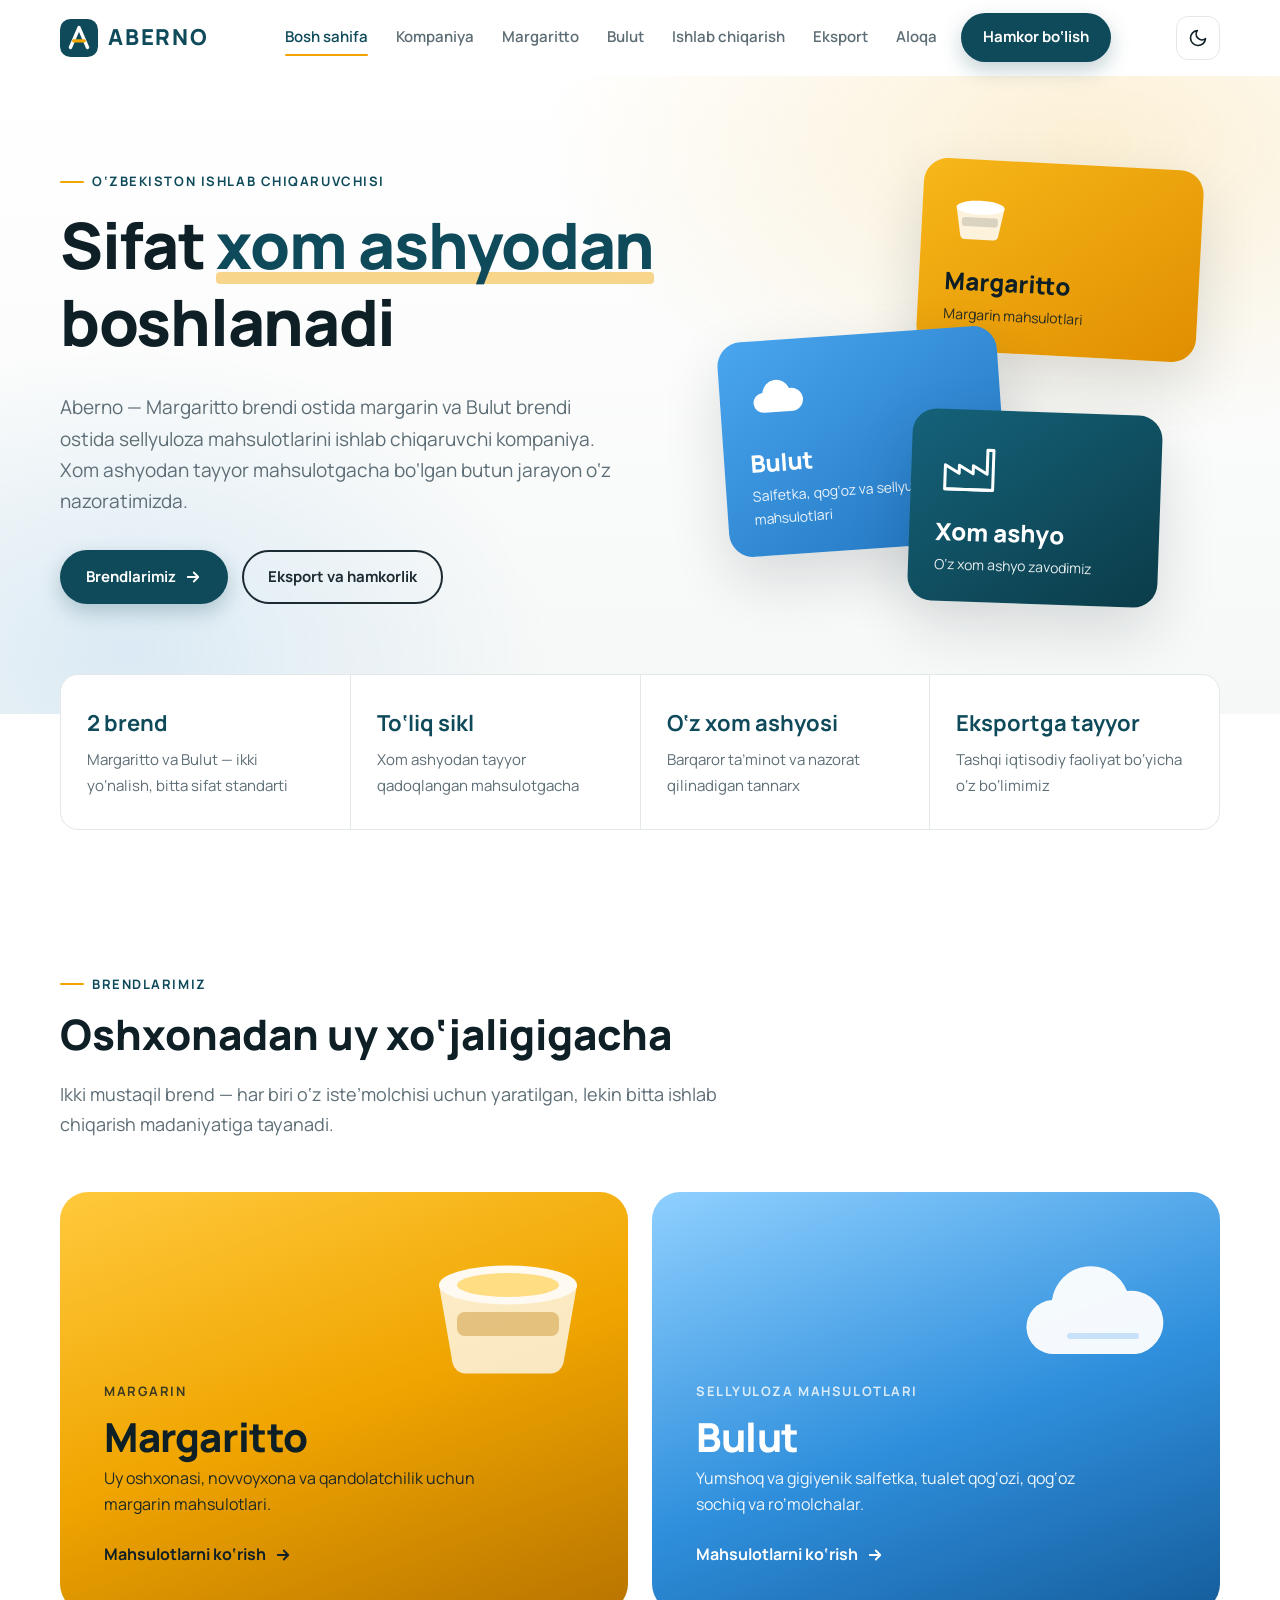
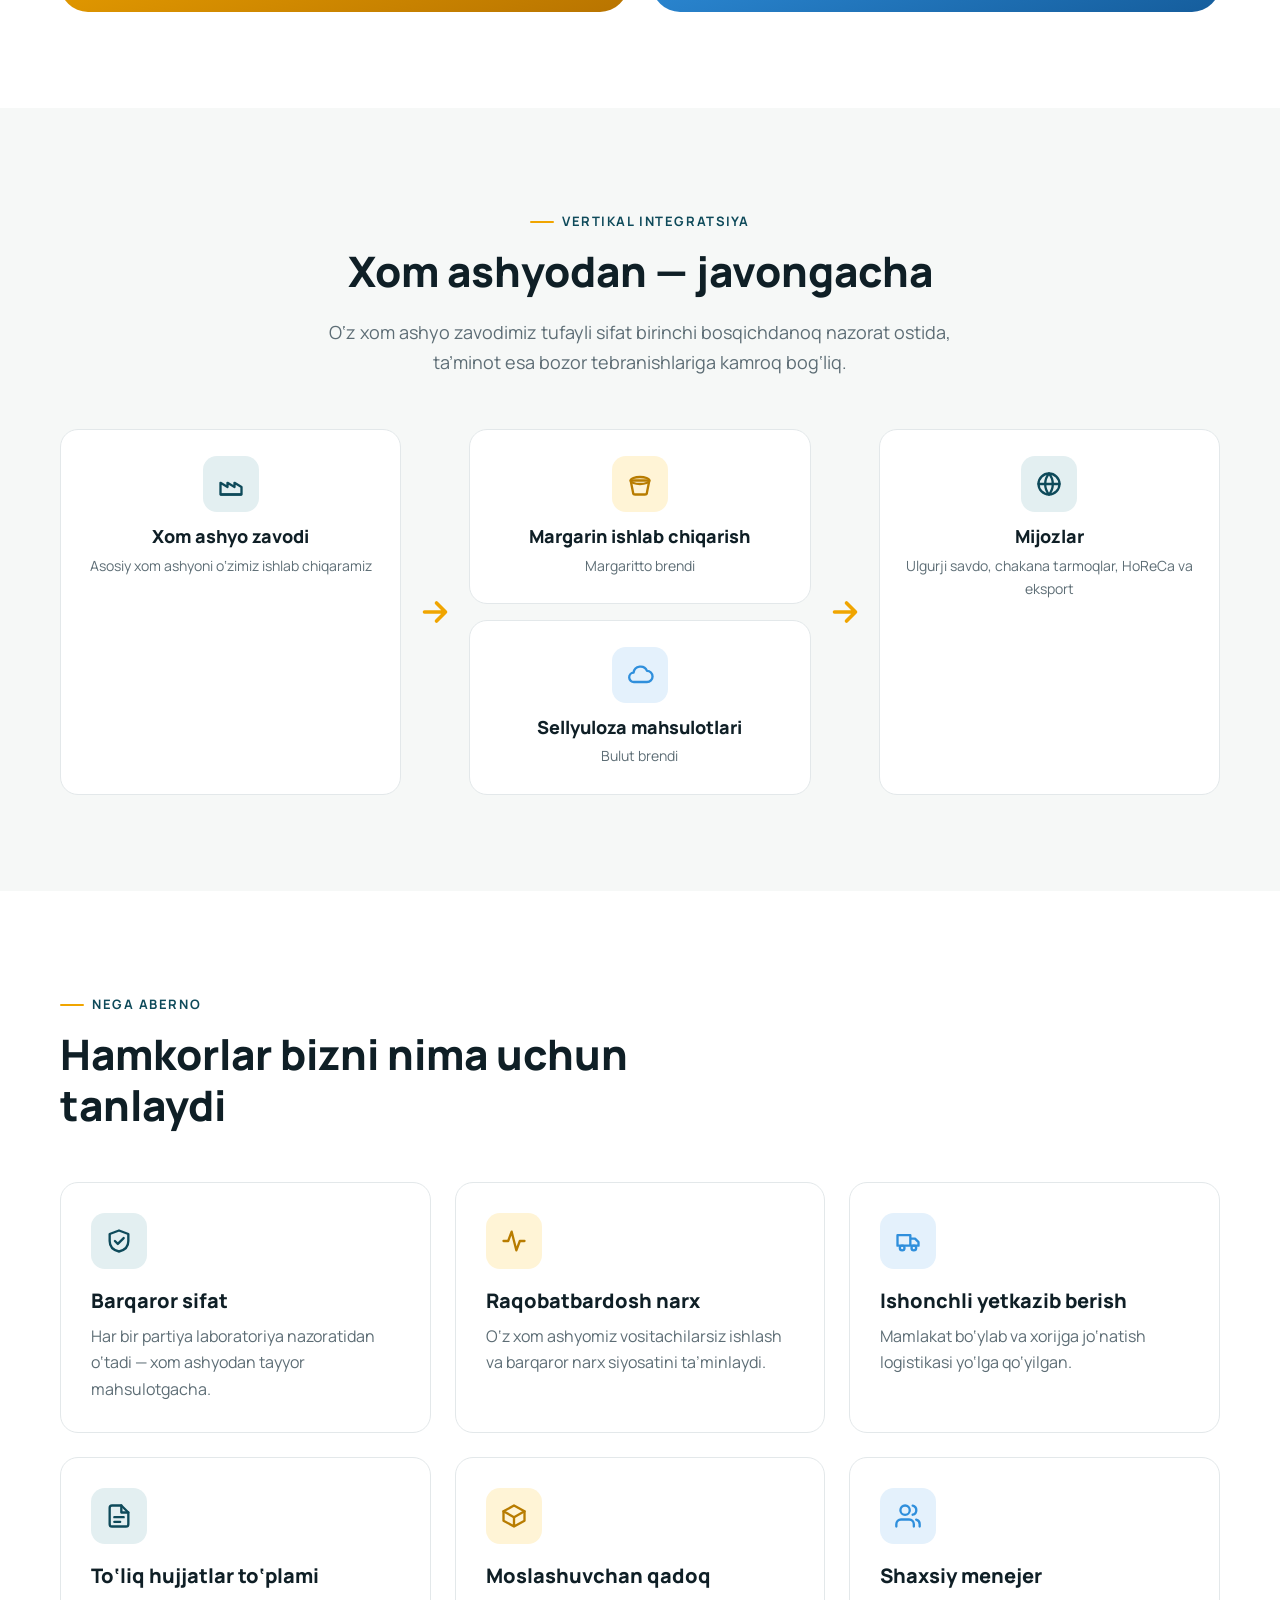
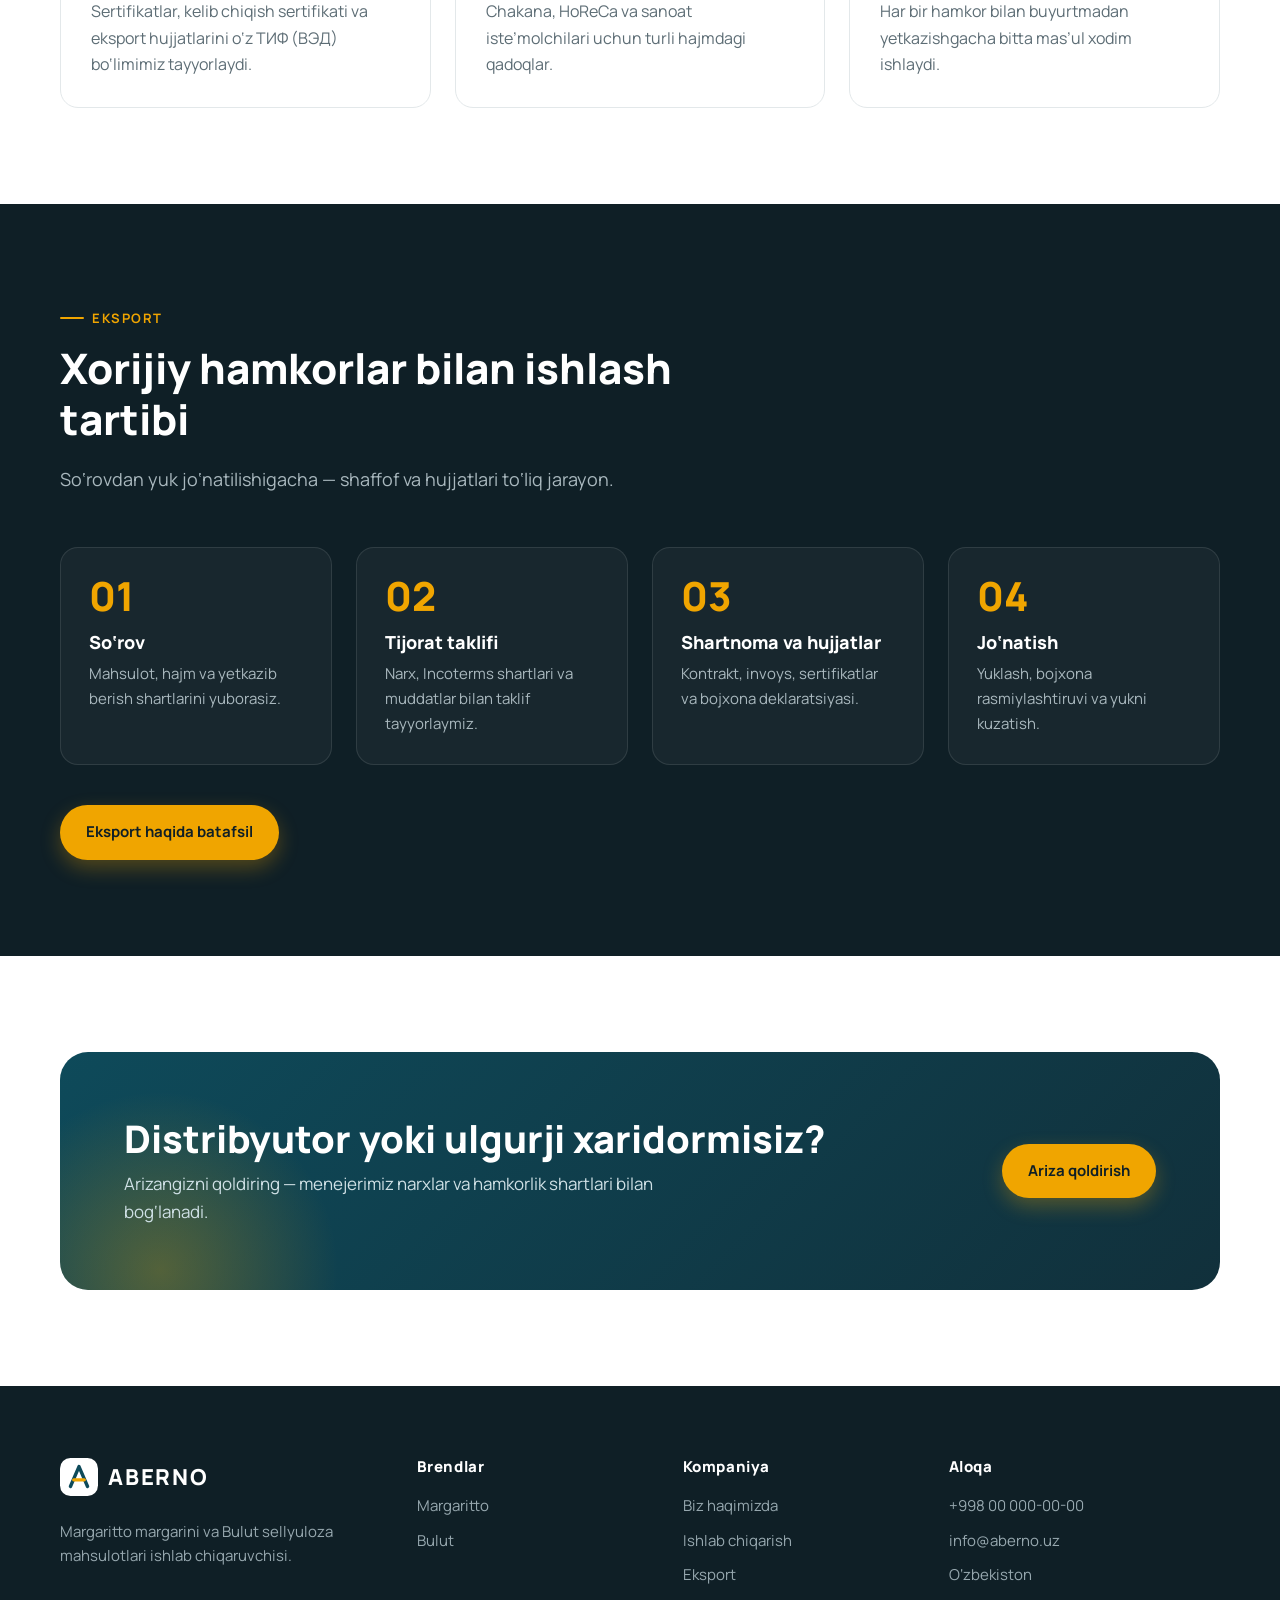
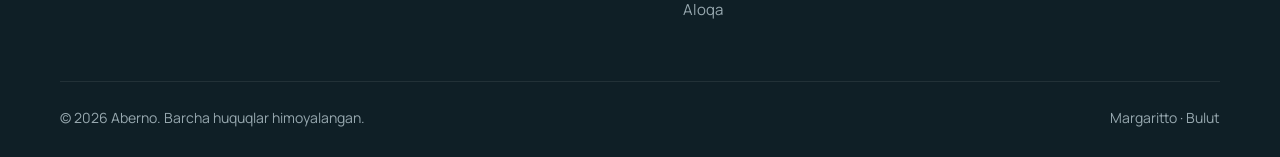
<file: index.html>
<!DOCTYPE html>
<html lang="uz">
<head>
  <meta charset="UTF-8">
  <meta name="viewport" content="width=device-width, initial-scale=1.0">
  <title>Aberno — Margaritto margarini va Bulut sellyuloza mahsulotlari</title>
  <meta name="description" content="Aberno — Margaritto brendi ostida margarin va Bulut brendi ostida salfetka, tualet qog‘ozi kabi sellyuloza mahsulotlari ishlab chiqaruvchi O‘zbekiston kompaniyasi. O‘z xom ashyo zavodi.">
  <link rel="canonical" href="https://yusufkhuja1199.github.io/aberno-uz/">
  <meta name="robots" content="index, follow">
  <meta name="theme-color" content="#0e4a5a">
  <meta property="og:type" content="website">
  <meta property="og:site_name" content="Aberno">
  <meta property="og:locale" content="uz_UZ">
  <meta property="og:title" content="Aberno — Margaritto margarini va Bulut sellyuloza mahsulotlari">
  <meta property="og:description" content="Aberno — Margaritto brendi ostida margarin va Bulut brendi ostida salfetka, tualet qog‘ozi kabi sellyuloza mahsulotlari ishlab chiqaruvchi O‘zbekiston kompaniyasi. O‘z xom ashyo zavodi.">
  <meta property="og:url" content="https://yusufkhuja1199.github.io/aberno-uz/">
  <meta name="twitter:card" content="summary">
  <script type="application/ld+json">
  {
    "@context": "https://schema.org",
    "@type": "Organization",
    "name": "Aberno",
    "url": "https://yusufkhuja1199.github.io/aberno-uz/",
    "logo": "https://yusufkhuja1199.github.io/aberno-uz/img/favicon.svg",
    "description": "Margaritto brendi ostida margarin va Bulut brendi ostida sellyuloza mahsulotlari ishlab chiqaruvchi O‘zbekiston kompaniyasi.",
    "address": { "@type": "PostalAddress", "addressCountry": "UZ" },
    "brand": [
      { "@type": "Brand", "name": "Margaritto" },
      { "@type": "Brand", "name": "Bulut" }
    ]
  }
  </script>
  <link rel="icon" href="img/favicon.svg" type="image/svg+xml">
  <link rel="preconnect" href="https://fonts.googleapis.com">
  <link rel="preconnect" href="https://fonts.gstatic.com" crossorigin>
  <link href="https://fonts.googleapis.com/css2?family=Manrope:wght@400;500;600;700;800&display=swap" rel="stylesheet">
  <script>(function(){var t=null;try{t=localStorage.getItem("aberno-theme")}catch(e){}if(t!=="light"&&t!=="dark"){t=window.matchMedia&&matchMedia("(prefers-color-scheme: dark)").matches?"dark":"light"}document.documentElement.setAttribute("data-theme",t)})();</script>
  <link rel="stylesheet" href="css/style.css">
</head>
<body>
  <a class="skip-link" href="#main">Asosiy mazmunga o‘tish</a>

  <header class="header">
    <div class="container header__inner">
      <a href="index.html" class="logo" aria-label="Aberno — bosh sahifa">
        <svg class="logo__mark" viewBox="0 0 40 40" aria-hidden="true"><rect width="40" height="40" rx="11" fill="#0e4a5a"/><path d="M11 30 20 9l9 21" fill="none" stroke="#fff" stroke-width="3.6" stroke-linecap="round" stroke-linejoin="round"/><path d="M14.5 23h11" stroke="#f0a500" stroke-width="3.6" stroke-linecap="round"/></svg>
        ABERNO
      </a>
      <nav class="nav" aria-label="Asosiy menyu">
        <a href="index.html" class="nav__link">Bosh sahifa</a>
        <a href="about.html" class="nav__link">Kompaniya</a>
        <a href="margaritto.html" class="nav__link">Margaritto</a>
        <a href="bulut.html" class="nav__link">Bulut</a>
        <a href="production.html" class="nav__link">Ishlab chiqarish</a>
        <a href="export.html" class="nav__link">Eksport</a>
        <a href="contact.html" class="nav__link">Aloqa</a>
        <a href="contact.html?topic=partner" class="btn btn--primary header__cta">Hamkor bo‘lish</a>
      </nav>
      <div class="header__tools">
        <button class="theme-toggle" type="button" aria-label="Qorong‘u rejimga o‘tish" title="Yorug‘ / qorong‘u rejim">
          <svg class="theme-toggle__moon" viewBox="0 0 24 24" fill="none" stroke="currentColor" stroke-width="2" stroke-linecap="round" stroke-linejoin="round" aria-hidden="true"><path d="M21 12.8A9 9 0 1 1 11.2 3a7 7 0 0 0 9.8 9.8z"/></svg>
          <svg class="theme-toggle__sun" viewBox="0 0 24 24" fill="none" stroke="currentColor" stroke-width="2" stroke-linecap="round" stroke-linejoin="round" aria-hidden="true"><circle cx="12" cy="12" r="4"/><path d="M12 2v2M12 20v2M4.9 4.9l1.4 1.4M17.7 17.7l1.4 1.4M2 12h2M20 12h2M4.9 19.1l1.4-1.4M17.7 6.3l1.4-1.4"/></svg>
        </button>
        <button class="burger" type="button" aria-label="Menyuni ochish" aria-expanded="false"><span></span></button>
      </div>
    </div>
  </header>

  <main id="main">
    <!-- HERO -->
    <section class="hero">
      <div class="container hero__inner">
        <div class="reveal">
          <span class="eyebrow">O‘zbekiston ishlab chiqaruvchisi</span>
          <h1>Sifat <em>xom ashyodan</em> boshlanadi</h1>
          <p class="hero__lead">Aberno — Margaritto brendi ostida margarin va Bulut brendi ostida sellyuloza mahsulotlarini ishlab chiqaruvchi kompaniya. Xom ashyodan tayyor mahsulotgacha bo‘lgan butun jarayon o‘z nazoratimizda.</p>
          <div class="hero__actions">
            <a href="#brands" class="btn btn--primary">Brendlarimiz
              <svg viewBox="0 0 24 24" fill="none" stroke="currentColor" stroke-width="2.4" stroke-linecap="round" stroke-linejoin="round"><path d="M5 12h14M13 6l6 6-6 6"/></svg>
            </a>
            <a href="export.html" class="btn btn--ghost">Eksport va hamkorlik</a>
          </div>
        </div>

        <div class="hero__visual reveal" aria-hidden="true">
          <a href="margaritto.html" class="hero-card hero-card--gold">
            <svg viewBox="0 0 64 64"><ellipse cx="32" cy="22" rx="24" ry="7" fill="#fff"/><path d="M8 22h48l-5 28a5 5 0 0 1-5 4H18a5 5 0 0 1-5-4z" fill="#fff" opacity=".85"/><rect x="14" y="32" width="36" height="9" rx="3" fill="#0f1f26" opacity=".15"/></svg>
            <h3>Margaritto</h3>
            <p>Margarin mahsulotlari</p>
          </a>
          <a href="bulut.html" class="hero-card hero-card--sky">
            <svg viewBox="0 0 64 64"><path d="M18 46a10 10 0 0 1-1-20 14 14 0 0 1 27-3 11 11 0 0 1 3 23z" fill="#fff"/></svg>
            <h3>Bulut</h3>
            <p>Salfetka, qog‘oz va sellyuloza mahsulotlari</p>
          </a>
          <a href="production.html" class="hero-card hero-card--green">
            <svg viewBox="0 0 64 64" fill="none" stroke="#fff" stroke-width="3" stroke-linejoin="round"><path d="M8 54V30l14 8v-8l14 8v-8l14 8V14h6v40z"/><path d="M8 54h48"/></svg>
            <h3>Xom ashyo</h3>
            <p>O‘z xom ashyo zavodimiz</p>
          </a>
        </div>
      </div>
    </section>

    <!-- AFZALLIKLAR -->
    <section class="section" style="padding-top: 0; margin-top: -40px; position: relative;">
      <div class="container">
        <div class="highlights reveal">
          <div class="highlight"><strong>2 brend</strong><span>Margaritto va Bulut — ikki yo‘nalish, bitta sifat standarti</span></div>
          <div class="highlight"><strong>To‘liq sikl</strong><span>Xom ashyodan tayyor qadoqlangan mahsulotgacha</span></div>
          <div class="highlight"><strong>O‘z xom ashyosi</strong><span>Barqaror ta’minot va nazorat qilinadigan tannarx</span></div>
          <div class="highlight"><strong>Eksportga tayyor</strong><span>Tashqi iqtisodiy faoliyat bo‘yicha o‘z bo‘limimiz</span></div>
        </div>
      </div>
    </section>

    <!-- BRENDLAR -->
    <section class="section" id="brands" style="padding-top: 40px;">
      <div class="container">
        <div class="section-head reveal">
          <span class="eyebrow">Brendlarimiz</span>
          <h2>Oshxonadan uy xo‘jaligigacha</h2>
          <p>Ikki mustaqil brend — har biri o‘z iste’molchisi uchun yaratilgan, lekin bitta ishlab chiqarish madaniyatiga tayanadi.</p>
        </div>

        <div class="grid grid--2">
          <a href="margaritto.html" class="brand-card brand-card--margaritto reveal">
            <svg class="brand-card__art" viewBox="0 0 120 120" aria-hidden="true">
              <ellipse cx="60" cy="42" rx="46" ry="13" fill="#fff"/>
              <path d="M14 42h92l-9 52a9 9 0 0 1-9 7H32a9 9 0 0 1-9-7z" fill="#fff" opacity=".8"/>
              <ellipse cx="60" cy="42" rx="34" ry="8" fill="#ffe08a"/>
              <rect x="26" y="60" width="68" height="16" rx="5" fill="#b87400" opacity=".35"/>
            </svg>
            <span class="brand-card__tag">Margarin</span>
            <h3>Margaritto</h3>
            <p>Uy oshxonasi, novvoyxona va qandolatchilik uchun margarin mahsulotlari.</p>
            <span class="brand-card__link">Mahsulotlarni ko‘rish
              <svg viewBox="0 0 24 24" fill="none" stroke="currentColor" stroke-width="2.4" stroke-linecap="round" stroke-linejoin="round"><path d="M5 12h14M13 6l6 6-6 6"/></svg>
            </span>
          </a>

          <a href="bulut.html" class="brand-card brand-card--bulut reveal">
            <svg class="brand-card__art" viewBox="0 0 120 120" aria-hidden="true">
              <path d="M30 88a18 18 0 0 1-2-36 26 26 0 0 1 50-6 20 20 0 0 1 6 42z" fill="#fff"/>
              <path d="M40 76h44" stroke="#cfe6fb" stroke-width="4" stroke-linecap="round"/>
            </svg>
            <span class="brand-card__tag">Sellyuloza mahsulotlari</span>
            <h3>Bulut</h3>
            <p>Yumshoq va gigiyenik salfetka, tualet qog‘ozi, qog‘oz sochiq va ro‘molchalar.</p>
            <span class="brand-card__link">Mahsulotlarni ko‘rish
              <svg viewBox="0 0 24 24" fill="none" stroke="currentColor" stroke-width="2.4" stroke-linecap="round" stroke-linejoin="round"><path d="M5 12h14M13 6l6 6-6 6"/></svg>
            </span>
          </a>
        </div>
      </div>
    </section>

    <!-- ZANJIR -->
    <section class="section section--tint">
      <div class="container">
        <div class="section-head section-head--center reveal">
          <span class="eyebrow">Vertikal integratsiya</span>
          <h2>Xom ashyodan — javongacha</h2>
          <p>O‘z xom ashyo zavodimiz tufayli sifat birinchi bosqichdanoq nazorat ostida, ta’minot esa bozor tebranishlariga kamroq bog‘liq.</p>
        </div>

        <div class="chain reveal">
          <div class="chain__node">
            <div class="icon-box"><svg viewBox="0 0 24 24" fill="none" stroke="currentColor" stroke-width="2" stroke-linejoin="round"><path d="M3 21V11l6 3.5V11l6 3.5V11l6 3.5V21z"/><path d="M3 21h18"/></svg></div>
            <h3>Xom ashyo zavodi</h3>
            <p>Asosiy xom ashyoni o‘zimiz ishlab chiqaramiz</p>
          </div>
          <div class="chain__arrow" aria-hidden="true"><svg viewBox="0 0 24 24" fill="none" stroke="currentColor" stroke-width="2.4" stroke-linecap="round" stroke-linejoin="round"><path d="M5 12h14M13 6l6 6-6 6"/></svg></div>
          <div class="chain__split">
            <div class="chain__node">
              <div class="icon-box icon-box--gold"><svg viewBox="0 0 24 24" fill="none" stroke="currentColor" stroke-width="2" stroke-linejoin="round"><path d="M4 9h16l-2 10a2 2 0 0 1-2 2H8a2 2 0 0 1-2-2z"/><ellipse cx="12" cy="9" rx="8" ry="3"/></svg></div>
              <h3>Margarin ishlab chiqarish</h3>
              <p>Margaritto brendi</p>
            </div>
            <div class="chain__node">
              <div class="icon-box icon-box--sky"><svg viewBox="0 0 24 24" fill="none" stroke="currentColor" stroke-width="2" stroke-linejoin="round"><path d="M7 18a4 4 0 0 1-.5-8 6 6 0 0 1 11.5-1.5A4.5 4.5 0 0 1 18 18z"/></svg></div>
              <h3>Sellyuloza mahsulotlari</h3>
              <p>Bulut brendi</p>
            </div>
          </div>
          <div class="chain__arrow" aria-hidden="true"><svg viewBox="0 0 24 24" fill="none" stroke="currentColor" stroke-width="2.4" stroke-linecap="round" stroke-linejoin="round"><path d="M5 12h14M13 6l6 6-6 6"/></svg></div>
          <div class="chain__node">
            <div class="icon-box"><svg viewBox="0 0 24 24" fill="none" stroke="currentColor" stroke-width="2" stroke-linecap="round" stroke-linejoin="round"><circle cx="12" cy="12" r="9"/><path d="M3 12h18M12 3a14 14 0 0 1 0 18M12 3a14 14 0 0 0 0 18"/></svg></div>
            <h3>Mijozlar</h3>
            <p>Ulgurji savdo, chakana tarmoqlar, HoReCa va eksport</p>
          </div>
        </div>
      </div>
    </section>

    <!-- NEGA ABERNO -->
    <section class="section">
      <div class="container">
        <div class="section-head reveal">
          <span class="eyebrow">Nega Aberno</span>
          <h2>Hamkorlar bizni nima uchun tanlaydi</h2>
        </div>
        <div class="grid grid--3">
          <div class="card reveal">
            <div class="icon-box"><svg viewBox="0 0 24 24" fill="none" stroke="currentColor" stroke-width="2" stroke-linecap="round" stroke-linejoin="round"><path d="M12 3l8 3v6c0 5-3.5 8-8 9-4.5-1-8-4-8-9V6z"/><path d="M8.5 12l2.5 2.5L16 9.5"/></svg></div>
            <h3>Barqaror sifat</h3>
            <p>Har bir partiya laboratoriya nazoratidan o‘tadi — xom ashyodan tayyor mahsulotgacha.</p>
          </div>
          <div class="card reveal">
            <div class="icon-box icon-box--gold"><svg viewBox="0 0 24 24" fill="none" stroke="currentColor" stroke-width="2" stroke-linecap="round" stroke-linejoin="round"><path d="M3 12h4l3-8 4 16 3-8h4"/></svg></div>
            <h3>Raqobatbardosh narx</h3>
            <p>O‘z xom ashyomiz vositachilarsiz ishlash va barqaror narx siyosatini ta’minlaydi.</p>
          </div>
          <div class="card reveal">
            <div class="icon-box icon-box--sky"><svg viewBox="0 0 24 24" fill="none" stroke="currentColor" stroke-width="2" stroke-linecap="round" stroke-linejoin="round"><path d="M3 7h11v9H3zM14 10h4l3 3v3h-7"/><circle cx="7" cy="18" r="2"/><circle cx="17" cy="18" r="2"/></svg></div>
            <h3>Ishonchli yetkazib berish</h3>
            <p>Mamlakat bo‘ylab va xorijga jo‘natish logistikasi yo‘lga qo‘yilgan.</p>
          </div>
          <div class="card reveal">
            <div class="icon-box"><svg viewBox="0 0 24 24" fill="none" stroke="currentColor" stroke-width="2" stroke-linecap="round" stroke-linejoin="round"><path d="M14 3H6a2 2 0 0 0-2 2v14a2 2 0 0 0 2 2h12a2 2 0 0 0 2-2V9z"/><path d="M14 3v6h6M8 13h8M8 17h5"/></svg></div>
            <h3>To‘liq hujjatlar to‘plami</h3>
            <p>Sertifikatlar, kelib chiqish sertifikati va eksport hujjatlarini o‘z ТИФ (ВЭД) bo‘limimiz tayyorlaydi.</p>
          </div>
          <div class="card reveal">
            <div class="icon-box icon-box--gold"><svg viewBox="0 0 24 24" fill="none" stroke="currentColor" stroke-width="2" stroke-linecap="round" stroke-linejoin="round"><path d="M21 8l-9-5-9 5 9 5z"/><path d="M3 8v8l9 5 9-5V8M12 13v8"/></svg></div>
            <h3>Moslashuvchan qadoq</h3>
            <p>Chakana, HoReCa va sanoat iste’molchilari uchun turli hajmdagi qadoqlar.</p>
          </div>
          <div class="card reveal">
            <div class="icon-box icon-box--sky"><svg viewBox="0 0 24 24" fill="none" stroke="currentColor" stroke-width="2" stroke-linecap="round" stroke-linejoin="round"><path d="M17 21v-2a4 4 0 0 0-4-4H6a4 4 0 0 0-4 4v2"/><circle cx="9.5" cy="7" r="4"/><path d="M22 21v-2a4 4 0 0 0-3-3.9M16 3.1a4 4 0 0 1 0 7.8"/></svg></div>
            <h3>Shaxsiy menejer</h3>
            <p>Har bir hamkor bilan buyurtmadan yetkazishgacha bitta mas’ul xodim ishlaydi.</p>
          </div>
        </div>
      </div>
    </section>

    <!-- EKSPORT -->
    <section class="section section--dark">
      <div class="container">
        <div class="section-head reveal">
          <span class="eyebrow">Eksport</span>
          <h2>Xorijiy hamkorlar bilan ishlash tartibi</h2>
          <p>So‘rovdan yuk jo‘natilishigacha — shaffof va hujjatlari to‘liq jarayon.</p>
        </div>
        <div class="steps">
          <div class="step reveal"><h3>So‘rov</h3><p>Mahsulot, hajm va yetkazib berish shartlarini yuborasiz.</p></div>
          <div class="step reveal"><h3>Tijorat taklifi</h3><p>Narx, Incoterms shartlari va muddatlar bilan taklif tayyorlaymiz.</p></div>
          <div class="step reveal"><h3>Shartnoma va hujjatlar</h3><p>Kontrakt, invoys, sertifikatlar va bojxona deklaratsiyasi.</p></div>
          <div class="step reveal"><h3>Jo‘natish</h3><p>Yuklash, bojxona rasmiylashtiruvi va yukni kuzatish.</p></div>
        </div>
        <div style="margin-top: 40px;" class="reveal">
          <a href="export.html" class="btn btn--gold">Eksport haqida batafsil</a>
        </div>
      </div>
    </section>

    <!-- CTA -->
    <section class="section">
      <div class="container">
        <div class="cta reveal">
          <div>
            <h2>Distribyutor yoki ulgurji xaridormisiz?</h2>
            <p>Arizangizni qoldiring — menejerimiz narxlar va hamkorlik shartlari bilan bog‘lanadi.</p>
          </div>
          <div class="cta__actions">
            <a href="contact.html?topic=partner" class="btn btn--gold">Ariza qoldirish</a>
          </div>
        </div>
      </div>
    </section>
  </main>

  <footer class="footer">
    <div class="container">
      <div class="footer__grid">
        <div class="footer__about">
          <a href="index.html" class="logo logo--light">
            <svg class="logo__mark" viewBox="0 0 40 40" aria-hidden="true"><rect width="40" height="40" rx="11" fill="#fff"/><path d="M11 30 20 9l9 21" fill="none" stroke="#0e4a5a" stroke-width="3.6" stroke-linecap="round" stroke-linejoin="round"/><path d="M14.5 23h11" stroke="#f0a500" stroke-width="3.6" stroke-linecap="round"/></svg>
            ABERNO
          </a>
          <p>Margaritto margarini va Bulut sellyuloza mahsulotlari ishlab chiqaruvchisi.</p>
        </div>
        <div>
          <h4>Brendlar</h4>
          <ul>
            <li><a href="margaritto.html">Margaritto</a></li>
            <li><a href="bulut.html">Bulut</a></li>
          </ul>
        </div>
        <div>
          <h4>Kompaniya</h4>
          <ul>
            <li><a href="about.html">Biz haqimizda</a></li>
            <li><a href="production.html">Ishlab chiqarish</a></li>
            <li><a href="export.html">Eksport</a></li>
            <li><a href="contact.html">Aloqa</a></li>
          </ul>
        </div>
        <div>
          <h4>Aloqa</h4>
          <ul>
            <li><a href="tel:+998000000000">+998 00 000-00-00</a></li>
            <li><a href="mailto:info@aberno.uz">info@aberno.uz</a></li>
            <li>O‘zbekiston</li>
          </ul>
        </div>
      </div>
      <div class="footer__bottom">
        <span>© <span data-year>2026</span> Aberno. Barcha huquqlar himoyalangan.</span>
        <span>Margaritto · Bulut</span>
      </div>
    </div>
  </footer>

  <button class="to-top" type="button" aria-label="Yuqoriga qaytish">
    <svg viewBox="0 0 24 24" fill="none" stroke="currentColor" stroke-width="2.4" stroke-linecap="round" stroke-linejoin="round"><path d="M12 19V5M6 11l6-6 6 6"/></svg>
  </button>

  <script src="js/main.js"></script>
</body>
</html>
</file>
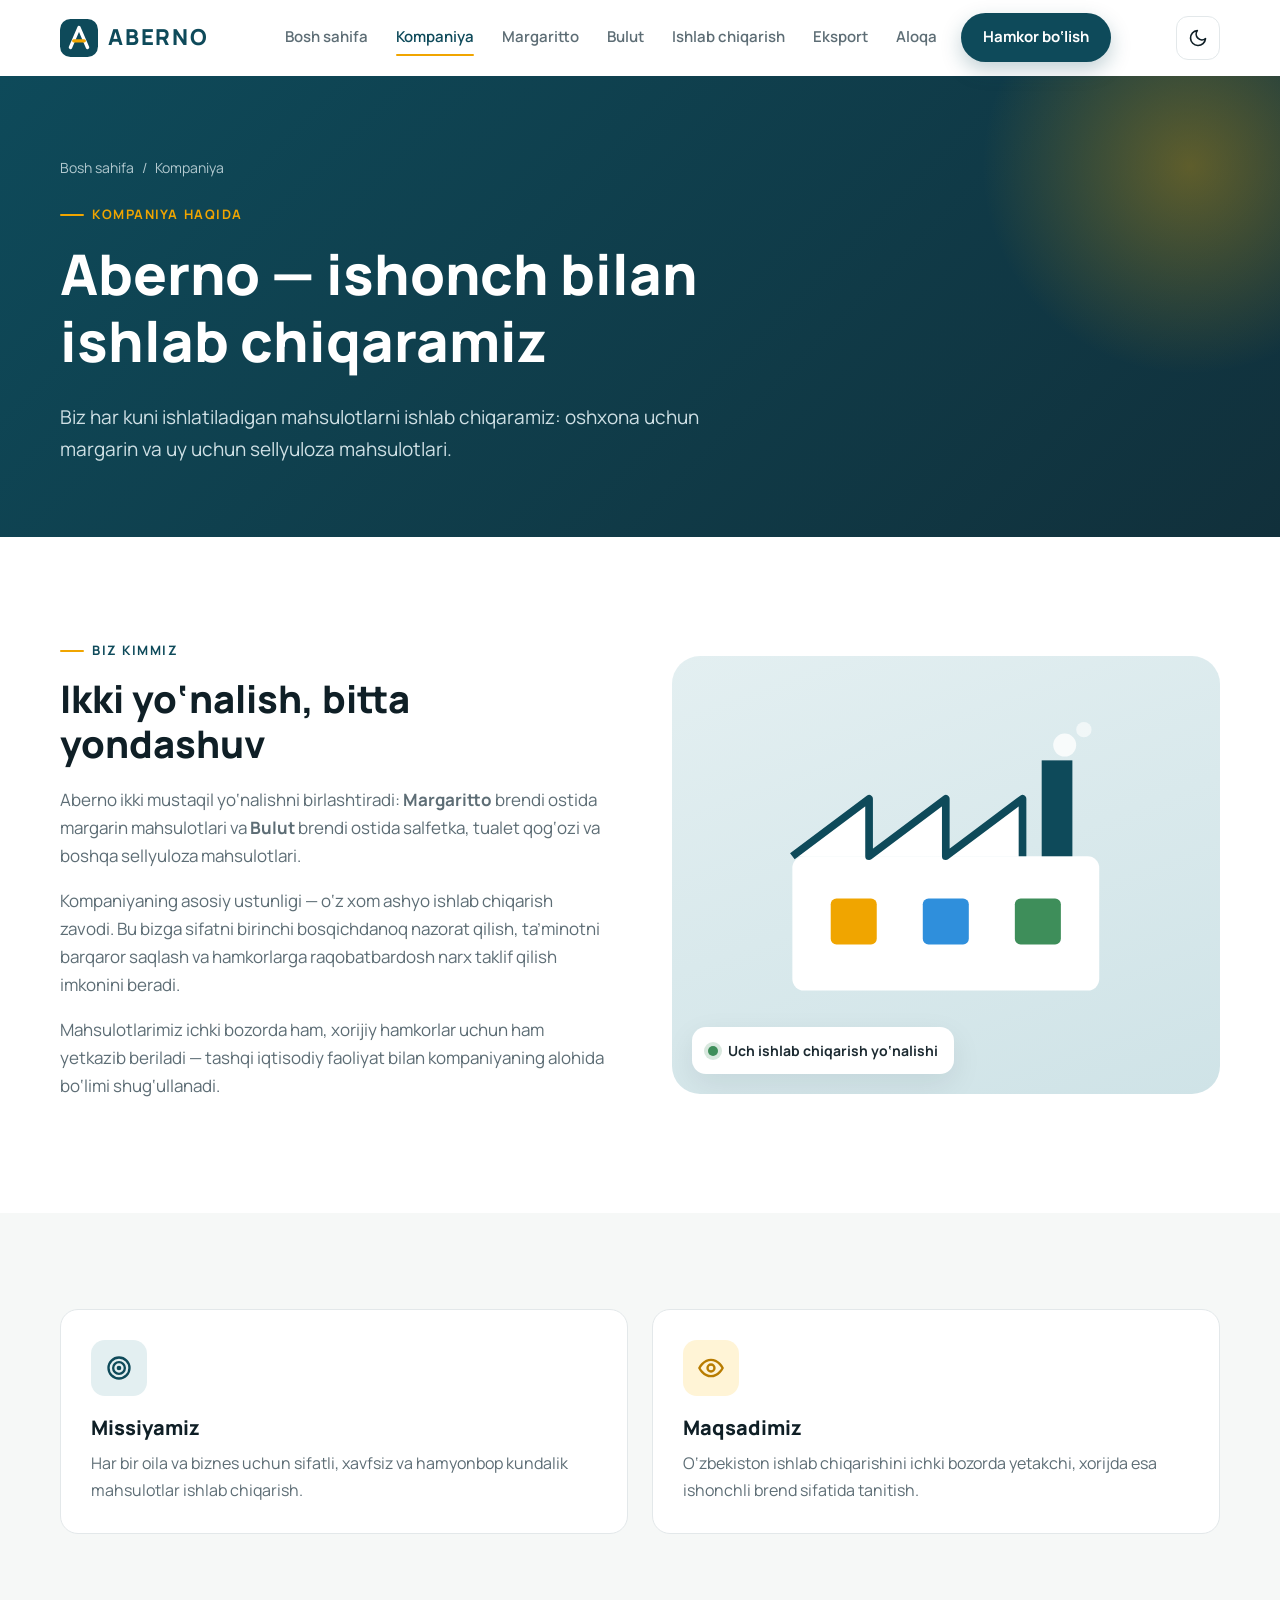
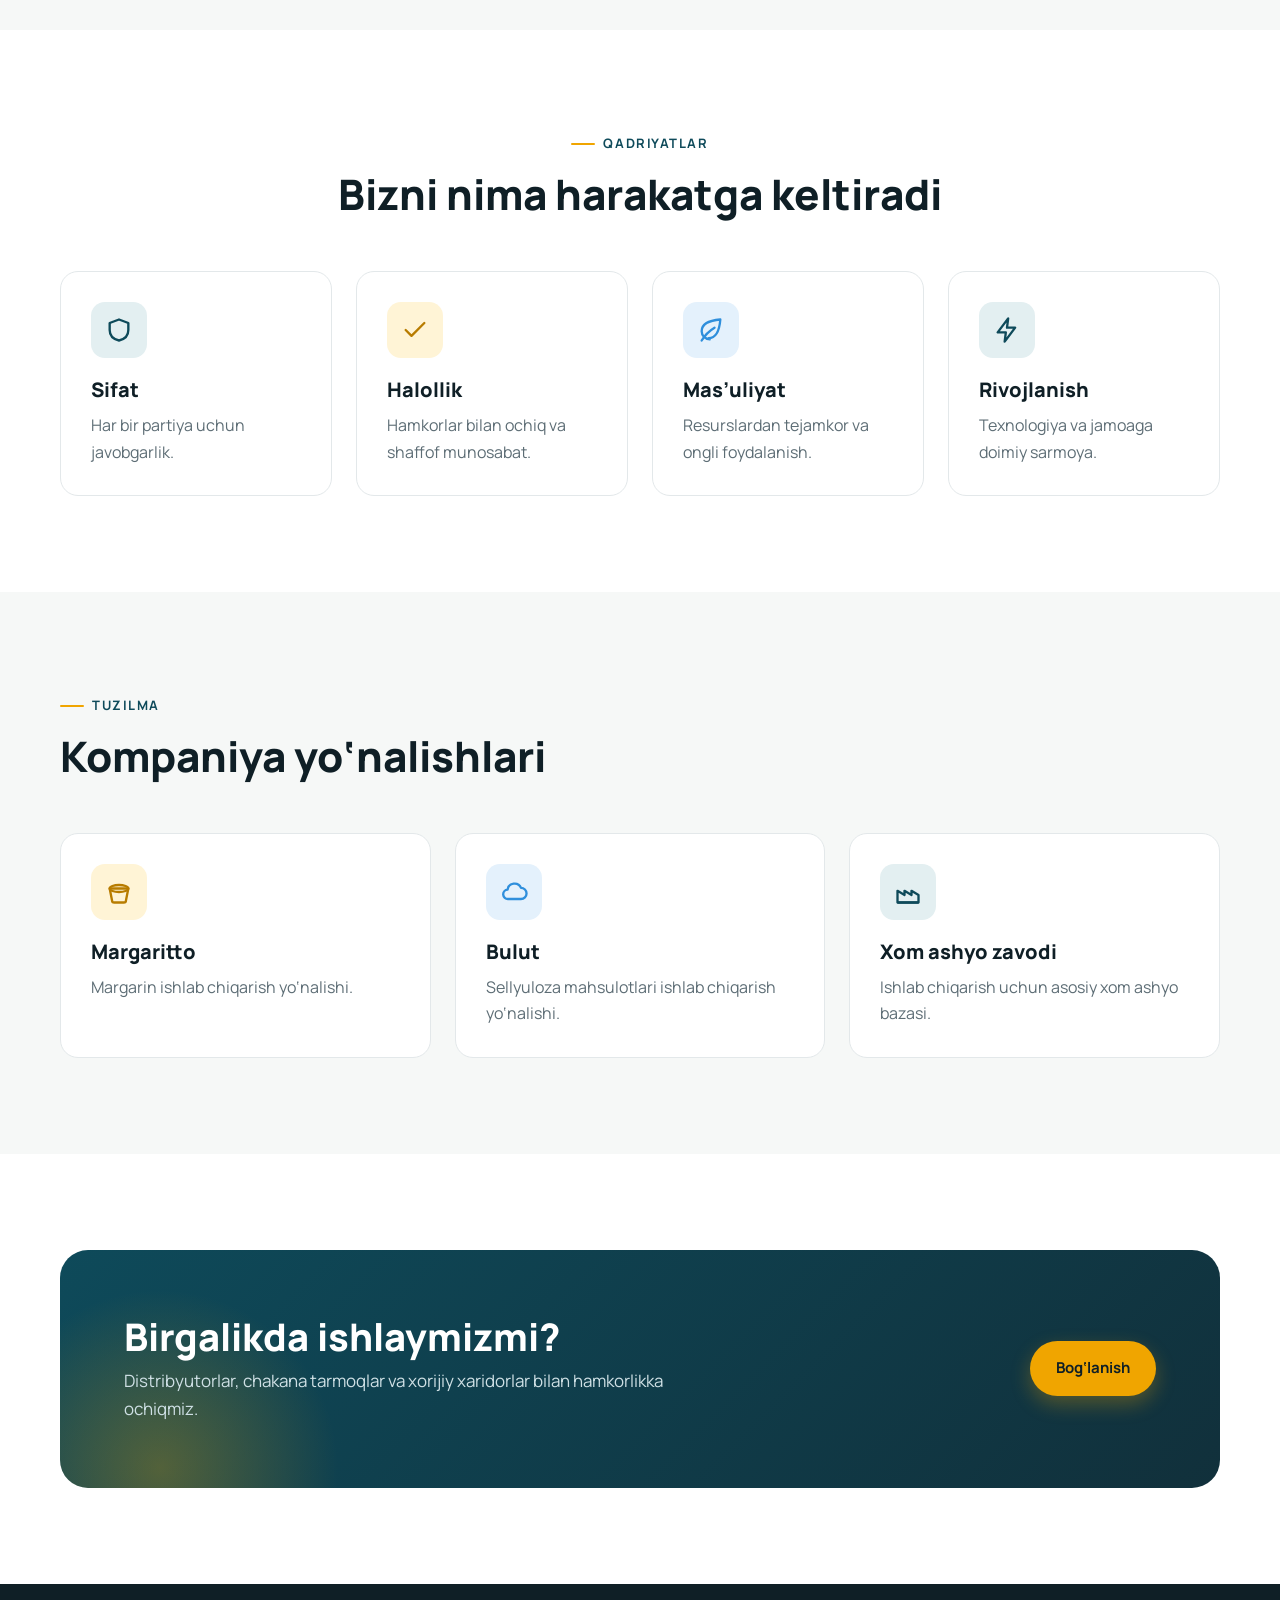
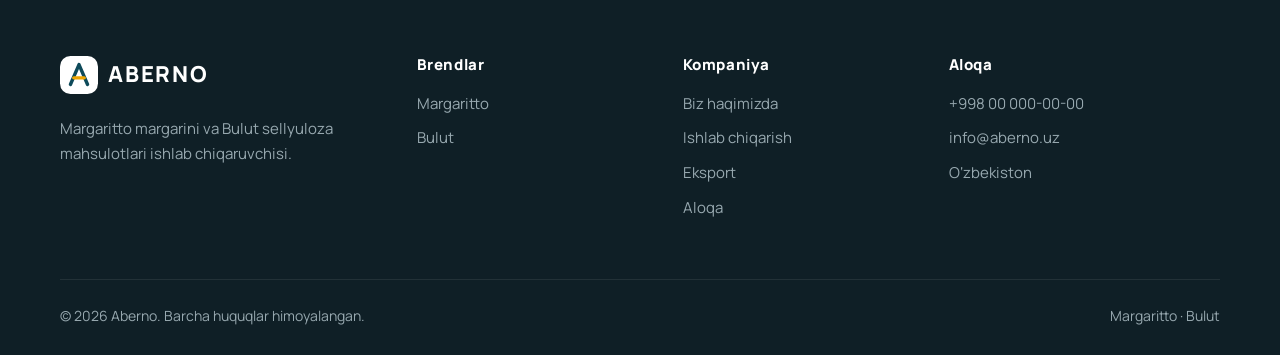
<file: about.html>
<!DOCTYPE html>
<html lang="uz">
<head>
  <meta charset="UTF-8">
  <meta name="viewport" content="width=device-width, initial-scale=1.0">
  <title>Kompaniya haqida — Aberno</title>
  <meta name="description" content="Aberno kompaniyasi haqida: missiya, qadriyatlar, brendlar va vertikal integratsiyalashgan ishlab chiqarish.">
  <link rel="canonical" href="https://yusufkhuja1199.github.io/aberno-uz/about.html">
  <meta name="robots" content="index, follow">
  <meta name="theme-color" content="#0e4a5a">
  <meta property="og:type" content="website">
  <meta property="og:site_name" content="Aberno">
  <meta property="og:locale" content="uz_UZ">
  <meta property="og:title" content="Kompaniya haqida — Aberno">
  <meta property="og:description" content="Aberno kompaniyasi haqida: missiya, qadriyatlar, brendlar va vertikal integratsiyalashgan ishlab chiqarish.">
  <meta property="og:url" content="https://yusufkhuja1199.github.io/aberno-uz/about.html">
  <meta name="twitter:card" content="summary">
  <link rel="icon" href="img/favicon.svg" type="image/svg+xml">
  <link rel="preconnect" href="https://fonts.googleapis.com">
  <link rel="preconnect" href="https://fonts.gstatic.com" crossorigin>
  <link href="https://fonts.googleapis.com/css2?family=Manrope:wght@400;500;600;700;800&display=swap" rel="stylesheet">
  <script>(function(){var t=null;try{t=localStorage.getItem("aberno-theme")}catch(e){}if(t!=="light"&&t!=="dark"){t=window.matchMedia&&matchMedia("(prefers-color-scheme: dark)").matches?"dark":"light"}document.documentElement.setAttribute("data-theme",t)})();</script>
  <link rel="stylesheet" href="css/style.css">
</head>
<body>
  <a class="skip-link" href="#main">Asosiy mazmunga o‘tish</a>

  <header class="header">
    <div class="container header__inner">
      <a href="index.html" class="logo" aria-label="Aberno — bosh sahifa">
        <svg class="logo__mark" viewBox="0 0 40 40" aria-hidden="true"><rect width="40" height="40" rx="11" fill="#0e4a5a"/><path d="M11 30 20 9l9 21" fill="none" stroke="#fff" stroke-width="3.6" stroke-linecap="round" stroke-linejoin="round"/><path d="M14.5 23h11" stroke="#f0a500" stroke-width="3.6" stroke-linecap="round"/></svg>
        ABERNO
      </a>
      <nav class="nav" aria-label="Asosiy menyu">
        <a href="index.html" class="nav__link">Bosh sahifa</a>
        <a href="about.html" class="nav__link">Kompaniya</a>
        <a href="margaritto.html" class="nav__link">Margaritto</a>
        <a href="bulut.html" class="nav__link">Bulut</a>
        <a href="production.html" class="nav__link">Ishlab chiqarish</a>
        <a href="export.html" class="nav__link">Eksport</a>
        <a href="contact.html" class="nav__link">Aloqa</a>
        <a href="contact.html?topic=partner" class="btn btn--primary header__cta">Hamkor bo‘lish</a>
      </nav>
      <div class="header__tools">
        <button class="theme-toggle" type="button" aria-label="Qorong‘u rejimga o‘tish" title="Yorug‘ / qorong‘u rejim">
          <svg class="theme-toggle__moon" viewBox="0 0 24 24" fill="none" stroke="currentColor" stroke-width="2" stroke-linecap="round" stroke-linejoin="round" aria-hidden="true"><path d="M21 12.8A9 9 0 1 1 11.2 3a7 7 0 0 0 9.8 9.8z"/></svg>
          <svg class="theme-toggle__sun" viewBox="0 0 24 24" fill="none" stroke="currentColor" stroke-width="2" stroke-linecap="round" stroke-linejoin="round" aria-hidden="true"><circle cx="12" cy="12" r="4"/><path d="M12 2v2M12 20v2M4.9 4.9l1.4 1.4M17.7 17.7l1.4 1.4M2 12h2M20 12h2M4.9 19.1l1.4-1.4M17.7 6.3l1.4-1.4"/></svg>
        </button>
        <button class="burger" type="button" aria-label="Menyuni ochish" aria-expanded="false"><span></span></button>
      </div>
    </div>
  </header>

  <main id="main">
    <section class="page-hero">
      <div class="container">
        <nav class="breadcrumbs" aria-label="Yo‘l"><a href="index.html">Bosh sahifa</a><span>/</span><span>Kompaniya</span></nav>
        <span class="eyebrow">Kompaniya haqida</span>
        <h1>Aberno — ishonch bilan ishlab chiqaramiz</h1>
        <p>Biz har kuni ishlatiladigan mahsulotlarni ishlab chiqaramiz: oshxona uchun margarin va uy uchun sellyuloza mahsulotlari.</p>
      </div>
    </section>

    <section class="section">
      <div class="container split">
        <div class="prose reveal">
          <span class="eyebrow">Biz kimmiz</span>
          <h2>Ikki yo‘nalish, bitta yondashuv</h2>
          <p>Aberno ikki mustaqil yo‘nalishni birlashtiradi: <strong>Margaritto</strong> brendi ostida margarin mahsulotlari va <strong>Bulut</strong> brendi ostida salfetka, tualet qog‘ozi va boshqa sellyuloza mahsulotlari.</p>
          <p>Kompaniyaning asosiy ustunligi — o‘z xom ashyo ishlab chiqarish zavodi. Bu bizga sifatni birinchi bosqichdanoq nazorat qilish, ta’minotni barqaror saqlash va hamkorlarga raqobatbardosh narx taklif qilish imkonini beradi.</p>
          <p>Mahsulotlarimiz ichki bozorda ham, xorijiy hamkorlar uchun ham yetkazib beriladi — tashqi iqtisodiy faoliyat bilan kompaniyaning alohida bo‘limi shug‘ullanadi.</p>
        </div>
        <div class="media reveal" aria-hidden="true">
          <svg viewBox="0 0 200 160" fill="none">
            <rect x="20" y="70" width="160" height="70" rx="6" fill="#fff"/>
            <path d="M20 70l40-30v30l40-30v30l40-30v30" stroke="#0e4a5a" stroke-width="4" stroke-linejoin="round" fill="#fff"/>
            <rect x="150" y="20" width="16" height="50" fill="#0e4a5a"/>
            <rect x="40" y="92" width="24" height="24" rx="3" fill="#f0a500"/>
            <rect x="88" y="92" width="24" height="24" rx="3" fill="#2f8fdc"/>
            <rect x="136" y="92" width="24" height="24" rx="3" fill="#3e8e5a"/>
            <circle cx="162" cy="12" r="6" fill="#fff" opacity=".8"/><circle cx="172" cy="4" r="4" fill="#fff" opacity=".6"/>
          </svg>
          <span class="media__badge"><i></i>Uch ishlab chiqarish yo‘nalishi</span>
        </div>
      </div>
    </section>

    <section class="section section--tint">
      <div class="container">
        <div class="grid grid--2">
          <div class="card reveal">
            <div class="icon-box"><svg viewBox="0 0 24 24" fill="none" stroke="currentColor" stroke-width="2" stroke-linecap="round" stroke-linejoin="round"><circle cx="12" cy="12" r="9"/><circle cx="12" cy="12" r="5"/><circle cx="12" cy="12" r="1"/></svg></div>
            <h3>Missiyamiz</h3>
            <p>Har bir oila va biznes uchun sifatli, xavfsiz va hamyonbop kundalik mahsulotlar ishlab chiqarish.</p>
          </div>
          <div class="card reveal">
            <div class="icon-box icon-box--gold"><svg viewBox="0 0 24 24" fill="none" stroke="currentColor" stroke-width="2" stroke-linecap="round" stroke-linejoin="round"><path d="M2 12s3.5-7 10-7 10 7 10 7-3.5 7-10 7S2 12 2 12z"/><circle cx="12" cy="12" r="3"/></svg></div>
            <h3>Maqsadimiz</h3>
            <p>O‘zbekiston ishlab chiqarishini ichki bozorda yetakchi, xorijda esa ishonchli brend sifatida tanitish.</p>
          </div>
        </div>
      </div>
    </section>

    <section class="section">
      <div class="container">
        <div class="section-head section-head--center reveal">
          <span class="eyebrow">Qadriyatlar</span>
          <h2>Bizni nima harakatga keltiradi</h2>
        </div>
        <div class="grid grid--4">
          <div class="card reveal">
            <div class="icon-box"><svg viewBox="0 0 24 24" fill="none" stroke="currentColor" stroke-width="2" stroke-linecap="round" stroke-linejoin="round"><path d="M12 3l8 3v6c0 5-3.5 8-8 9-4.5-1-8-4-8-9V6z"/></svg></div>
            <h3>Sifat</h3>
            <p>Har bir partiya uchun javobgarlik.</p>
          </div>
          <div class="card reveal">
            <div class="icon-box icon-box--gold"><svg viewBox="0 0 24 24" fill="none" stroke="currentColor" stroke-width="2" stroke-linecap="round" stroke-linejoin="round"><path d="M20 6L9 17l-5-5"/></svg></div>
            <h3>Halollik</h3>
            <p>Hamkorlar bilan ochiq va shaffof munosabat.</p>
          </div>
          <div class="card reveal">
            <div class="icon-box icon-box--sky"><svg viewBox="0 0 24 24" fill="none" stroke="currentColor" stroke-width="2" stroke-linecap="round" stroke-linejoin="round"><path d="M11 20A7 7 0 0 1 4 13c0-5 4-9 16-10-1 12-5 16-10 16"/><path d="M4 21c3-5 6-8 11-11"/></svg></div>
            <h3>Mas’uliyat</h3>
            <p>Resurslardan tejamkor va ongli foydalanish.</p>
          </div>
          <div class="card reveal">
            <div class="icon-box"><svg viewBox="0 0 24 24" fill="none" stroke="currentColor" stroke-width="2" stroke-linecap="round" stroke-linejoin="round"><path d="M13 2L4 14h7l-1 8 9-12h-7z"/></svg></div>
            <h3>Rivojlanish</h3>
            <p>Texnologiya va jamoaga doimiy sarmoya.</p>
          </div>
        </div>
      </div>
    </section>

    <section class="section section--tint">
      <div class="container">
        <div class="section-head reveal">
          <span class="eyebrow">Tuzilma</span>
          <h2>Kompaniya yo‘nalishlari</h2>
        </div>
        <div class="grid grid--3">
          <a href="margaritto.html" class="card reveal">
            <div class="icon-box icon-box--gold"><svg viewBox="0 0 24 24" fill="none" stroke="currentColor" stroke-width="2" stroke-linejoin="round"><path d="M4 9h16l-2 10a2 2 0 0 1-2 2H8a2 2 0 0 1-2-2z"/><ellipse cx="12" cy="9" rx="8" ry="3"/></svg></div>
            <h3>Margaritto</h3>
            <p>Margarin ishlab chiqarish yo‘nalishi.</p>
          </a>
          <a href="bulut.html" class="card reveal">
            <div class="icon-box icon-box--sky"><svg viewBox="0 0 24 24" fill="none" stroke="currentColor" stroke-width="2" stroke-linejoin="round"><path d="M7 18a4 4 0 0 1-.5-8 6 6 0 0 1 11.5-1.5A4.5 4.5 0 0 1 18 18z"/></svg></div>
            <h3>Bulut</h3>
            <p>Sellyuloza mahsulotlari ishlab chiqarish yo‘nalishi.</p>
          </a>
          <a href="production.html" class="card reveal">
            <div class="icon-box"><svg viewBox="0 0 24 24" fill="none" stroke="currentColor" stroke-width="2" stroke-linejoin="round"><path d="M3 21V11l6 3.5V11l6 3.5V11l6 3.5V21z"/><path d="M3 21h18"/></svg></div>
            <h3>Xom ashyo zavodi</h3>
            <p>Ishlab chiqarish uchun asosiy xom ashyo bazasi.</p>
          </a>
        </div>
      </div>
    </section>

    <section class="section">
      <div class="container">
        <div class="cta reveal">
          <div>
            <h2>Birgalikda ishlaymizmi?</h2>
            <p>Distribyutorlar, chakana tarmoqlar va xorijiy xaridorlar bilan hamkorlikka ochiqmiz.</p>
          </div>
          <div class="cta__actions">
            <a href="contact.html?topic=partner" class="btn btn--gold">Bog‘lanish</a>
          </div>
        </div>
      </div>
    </section>
  </main>

  <footer class="footer">
    <div class="container">
      <div class="footer__grid">
        <div class="footer__about">
          <a href="index.html" class="logo logo--light">
            <svg class="logo__mark" viewBox="0 0 40 40" aria-hidden="true"><rect width="40" height="40" rx="11" fill="#fff"/><path d="M11 30 20 9l9 21" fill="none" stroke="#0e4a5a" stroke-width="3.6" stroke-linecap="round" stroke-linejoin="round"/><path d="M14.5 23h11" stroke="#f0a500" stroke-width="3.6" stroke-linecap="round"/></svg>
            ABERNO
          </a>
          <p>Margaritto margarini va Bulut sellyuloza mahsulotlari ishlab chiqaruvchisi.</p>
        </div>
        <div>
          <h4>Brendlar</h4>
          <ul>
            <li><a href="margaritto.html">Margaritto</a></li>
            <li><a href="bulut.html">Bulut</a></li>
          </ul>
        </div>
        <div>
          <h4>Kompaniya</h4>
          <ul>
            <li><a href="about.html">Biz haqimizda</a></li>
            <li><a href="production.html">Ishlab chiqarish</a></li>
            <li><a href="export.html">Eksport</a></li>
            <li><a href="contact.html">Aloqa</a></li>
          </ul>
        </div>
        <div>
          <h4>Aloqa</h4>
          <ul>
            <li><a href="tel:+998000000000">+998 00 000-00-00</a></li>
            <li><a href="mailto:info@aberno.uz">info@aberno.uz</a></li>
            <li>O‘zbekiston</li>
          </ul>
        </div>
      </div>
      <div class="footer__bottom">
        <span>© <span data-year>2026</span> Aberno. Barcha huquqlar himoyalangan.</span>
        <span>Margaritto · Bulut</span>
      </div>
    </div>
  </footer>

  <button class="to-top" type="button" aria-label="Yuqoriga qaytish">
    <svg viewBox="0 0 24 24" fill="none" stroke="currentColor" stroke-width="2.4" stroke-linecap="round" stroke-linejoin="round"><path d="M12 19V5M6 11l6-6 6 6"/></svg>
  </button>

  <script src="js/main.js"></script>
</body>
</html>
</file>
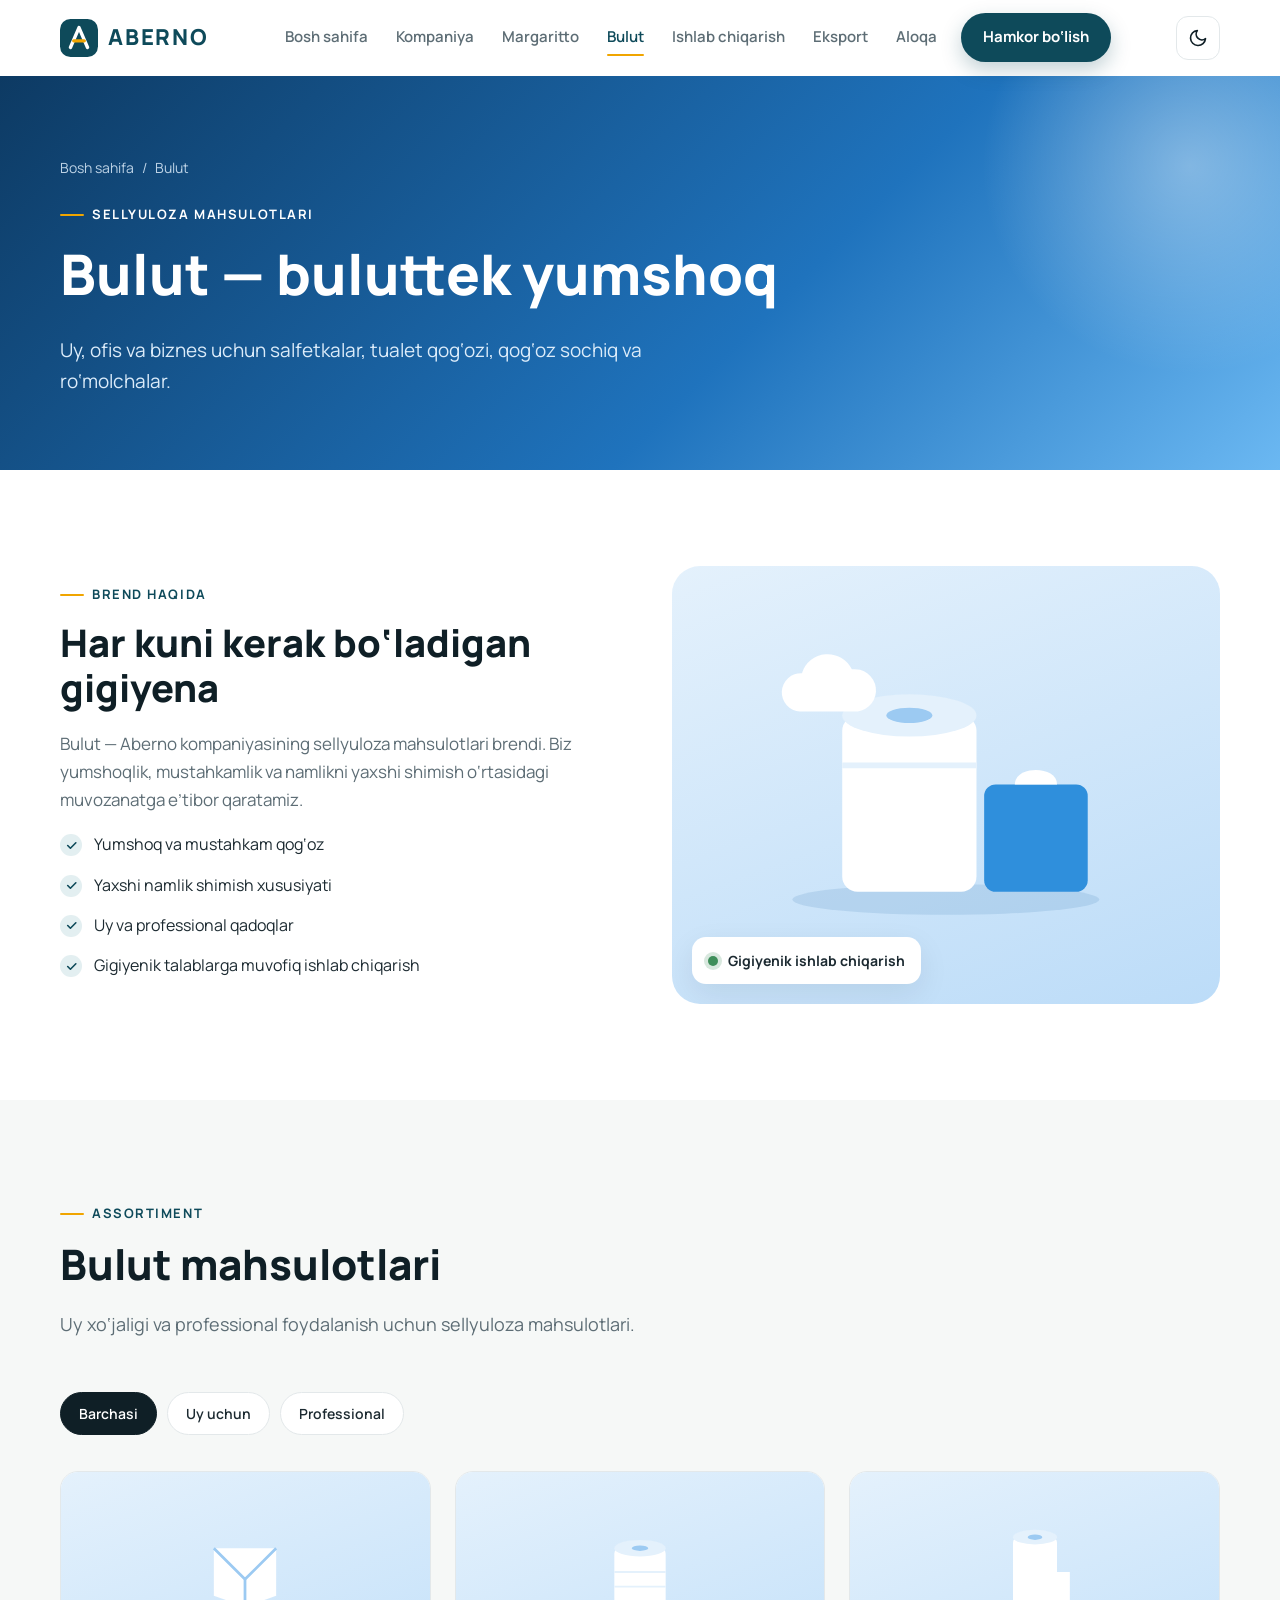
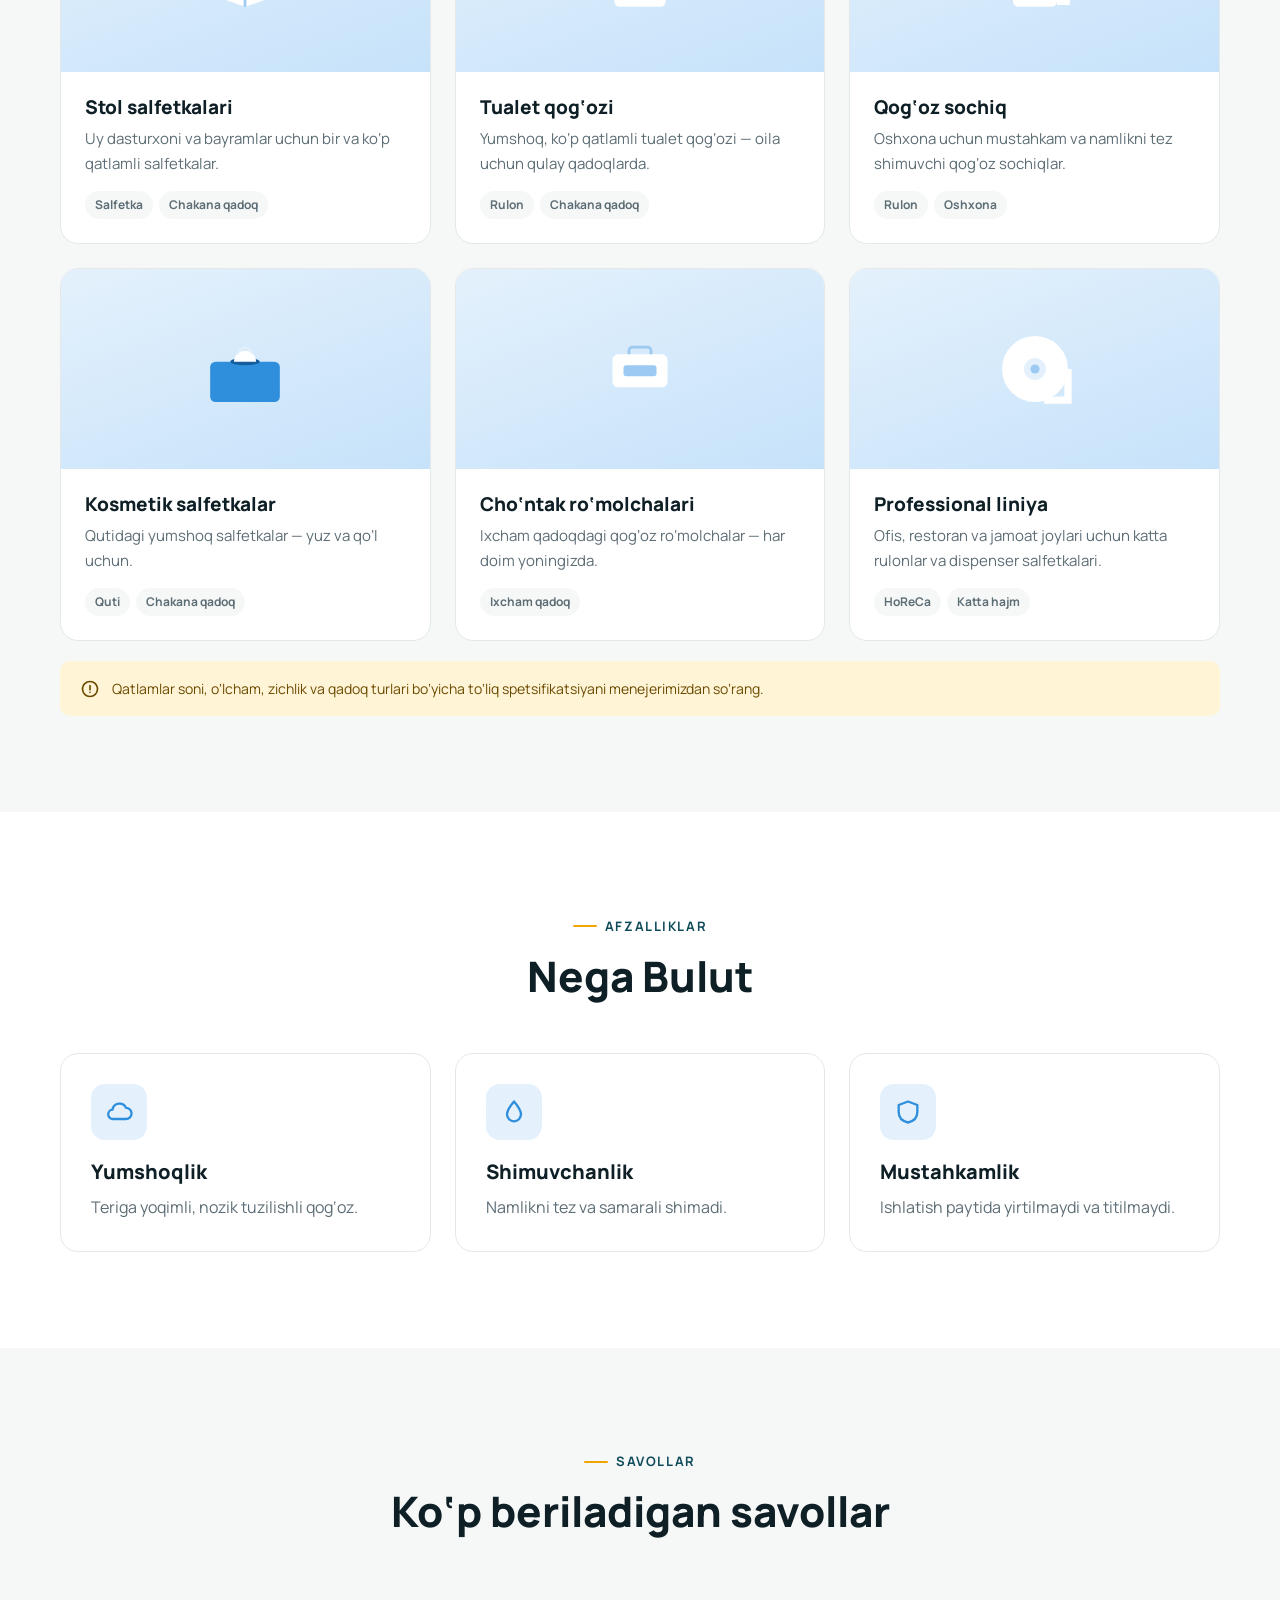
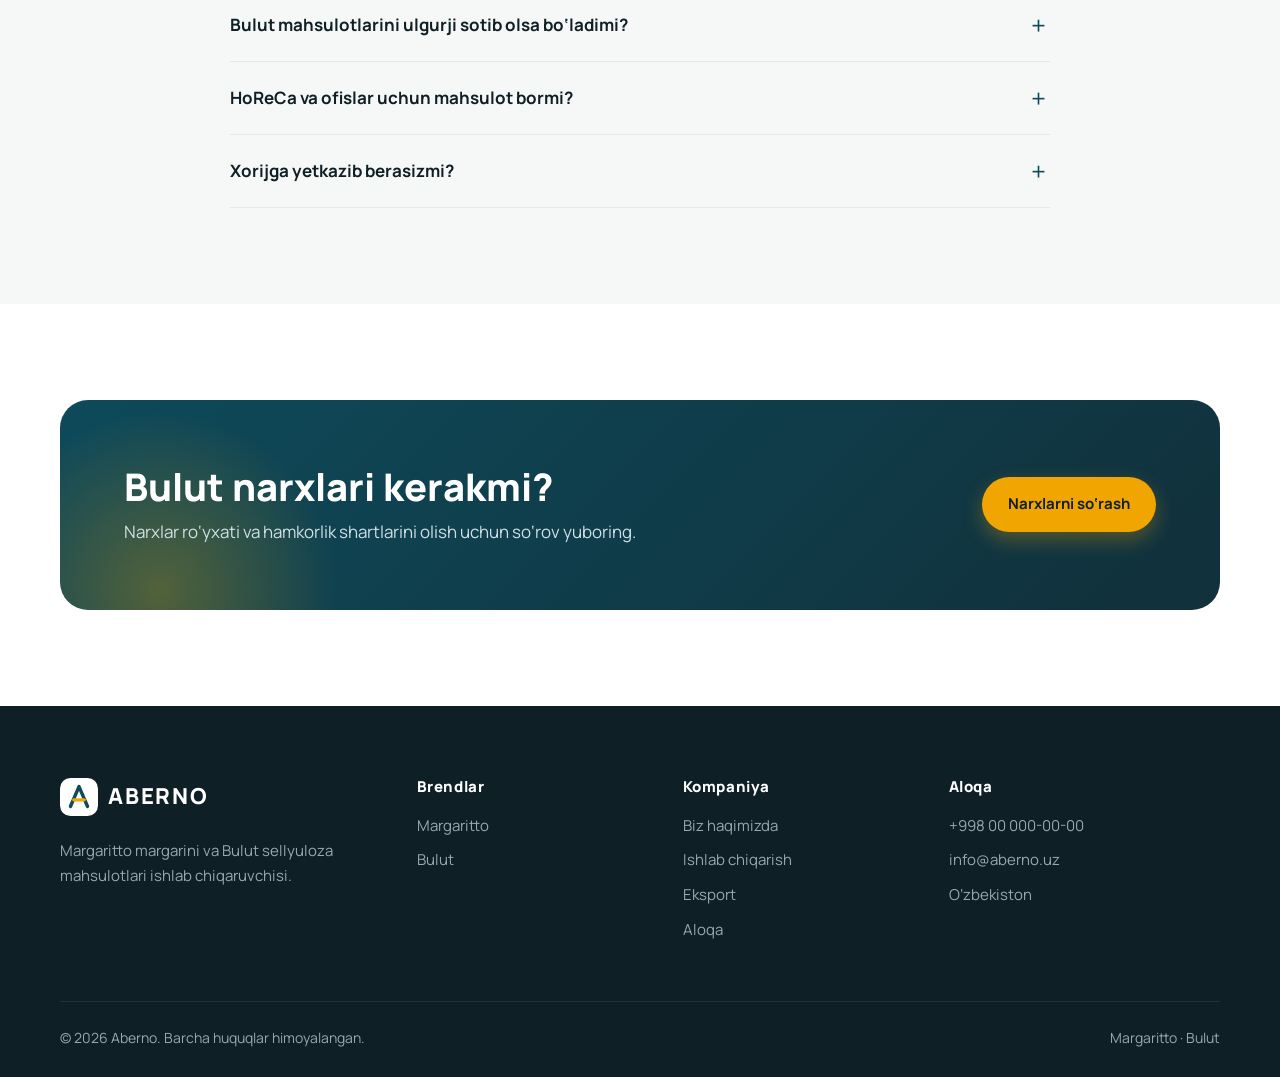
<file: bulut.html>
<!DOCTYPE html>
<html lang="uz">
<head>
  <meta charset="UTF-8">
  <meta name="viewport" content="width=device-width, initial-scale=1.0">
  <title>Bulut sellyuloza mahsulotlari — Aberno</title>
  <meta name="description" content="Bulut — Aberno kompaniyasining sellyuloza mahsulotlari brendi: salfetkalar, tualet qog‘ozi, qog‘oz sochiq va ro‘molchalar.">
  <link rel="canonical" href="https://yusufkhuja1199.github.io/aberno-uz/bulut.html">
  <meta name="robots" content="index, follow">
  <meta name="theme-color" content="#0e4a5a">
  <meta property="og:type" content="website">
  <meta property="og:site_name" content="Aberno">
  <meta property="og:locale" content="uz_UZ">
  <meta property="og:title" content="Bulut sellyuloza mahsulotlari — Aberno">
  <meta property="og:description" content="Bulut — Aberno kompaniyasining sellyuloza mahsulotlari brendi: salfetkalar, tualet qog‘ozi, qog‘oz sochiq va ro‘molchalar.">
  <meta property="og:url" content="https://yusufkhuja1199.github.io/aberno-uz/bulut.html">
  <meta name="twitter:card" content="summary">
  <link rel="icon" href="img/favicon.svg" type="image/svg+xml">
  <link rel="preconnect" href="https://fonts.googleapis.com">
  <link rel="preconnect" href="https://fonts.gstatic.com" crossorigin>
  <link href="https://fonts.googleapis.com/css2?family=Manrope:wght@400;500;600;700;800&display=swap" rel="stylesheet">
  <script>(function(){var t=null;try{t=localStorage.getItem("aberno-theme")}catch(e){}if(t!=="light"&&t!=="dark"){t=window.matchMedia&&matchMedia("(prefers-color-scheme: dark)").matches?"dark":"light"}document.documentElement.setAttribute("data-theme",t)})();</script>
  <link rel="stylesheet" href="css/style.css">
</head>
<body>
  <a class="skip-link" href="#main">Asosiy mazmunga o‘tish</a>

  <header class="header">
    <div class="container header__inner">
      <a href="index.html" class="logo" aria-label="Aberno — bosh sahifa">
        <svg class="logo__mark" viewBox="0 0 40 40" aria-hidden="true"><rect width="40" height="40" rx="11" fill="#0e4a5a"/><path d="M11 30 20 9l9 21" fill="none" stroke="#fff" stroke-width="3.6" stroke-linecap="round" stroke-linejoin="round"/><path d="M14.5 23h11" stroke="#f0a500" stroke-width="3.6" stroke-linecap="round"/></svg>
        ABERNO
      </a>
      <nav class="nav" aria-label="Asosiy menyu">
        <a href="index.html" class="nav__link">Bosh sahifa</a>
        <a href="about.html" class="nav__link">Kompaniya</a>
        <a href="margaritto.html" class="nav__link">Margaritto</a>
        <a href="bulut.html" class="nav__link">Bulut</a>
        <a href="production.html" class="nav__link">Ishlab chiqarish</a>
        <a href="export.html" class="nav__link">Eksport</a>
        <a href="contact.html" class="nav__link">Aloqa</a>
        <a href="contact.html?topic=partner" class="btn btn--primary header__cta">Hamkor bo‘lish</a>
      </nav>
      <div class="header__tools">
        <button class="theme-toggle" type="button" aria-label="Qorong‘u rejimga o‘tish" title="Yorug‘ / qorong‘u rejim">
          <svg class="theme-toggle__moon" viewBox="0 0 24 24" fill="none" stroke="currentColor" stroke-width="2" stroke-linecap="round" stroke-linejoin="round" aria-hidden="true"><path d="M21 12.8A9 9 0 1 1 11.2 3a7 7 0 0 0 9.8 9.8z"/></svg>
          <svg class="theme-toggle__sun" viewBox="0 0 24 24" fill="none" stroke="currentColor" stroke-width="2" stroke-linecap="round" stroke-linejoin="round" aria-hidden="true"><circle cx="12" cy="12" r="4"/><path d="M12 2v2M12 20v2M4.9 4.9l1.4 1.4M17.7 17.7l1.4 1.4M2 12h2M20 12h2M4.9 19.1l1.4-1.4M17.7 6.3l1.4-1.4"/></svg>
        </button>
        <button class="burger" type="button" aria-label="Menyuni ochish" aria-expanded="false"><span></span></button>
      </div>
    </div>
  </header>

  <main id="main">
    <section class="page-hero page-hero--sky">
      <div class="container">
        <nav class="breadcrumbs" aria-label="Yo‘l"><a href="index.html">Bosh sahifa</a><span>/</span><span>Bulut</span></nav>
        <span class="eyebrow">Sellyuloza mahsulotlari</span>
        <h1>Bulut — buluttek yumshoq</h1>
        <p>Uy, ofis va biznes uchun salfetkalar, tualet qog‘ozi, qog‘oz sochiq va ro‘molchalar.</p>
      </div>
    </section>

    <section class="section">
      <div class="container split">
        <div class="prose reveal">
          <span class="eyebrow">Brend haqida</span>
          <h2>Har kuni kerak bo‘ladigan gigiyena</h2>
          <p>Bulut — Aberno kompaniyasining sellyuloza mahsulotlari brendi. Biz yumshoqlik, mustahkamlik va namlikni yaxshi shimish o‘rtasidagi muvozanatga e’tibor qaratamiz.</p>
          <ul class="check-list">
            <li>Yumshoq va mustahkam qog‘oz</li>
            <li>Yaxshi namlik shimish xususiyati</li>
            <li>Uy va professional qadoqlar</li>
            <li>Gigiyenik talablarga muvofiq ishlab chiqarish</li>
          </ul>
        </div>
        <div class="media media--sky reveal" aria-hidden="true">
          <svg viewBox="0 0 200 160">
            <ellipse cx="100" cy="140" rx="80" ry="8" fill="#155d9c" opacity=".12"/>
            <rect x="46" y="44" width="70" height="92" rx="8" fill="#fff"/>
            <ellipse cx="81" cy="44" rx="35" ry="11" fill="#e4f1fc"/>
            <ellipse cx="81" cy="44" rx="12" ry="4" fill="#9ccaf2"/>
            <path d="M46 70h70" stroke="#e4f1fc" stroke-width="3"/>
            <rect x="120" y="80" width="54" height="56" rx="6" fill="#2f8fdc"/>
            <path d="M136 80c0-10 22-10 22 0" fill="#fff"/>
            <path d="M24 42a10 10 0 0 1 1-20 14 14 0 0 1 26-2 10 10 0 0 1 3 22z" fill="#fff"/>
          </svg>
          <span class="media__badge"><i></i>Gigiyenik ishlab chiqarish</span>
        </div>
      </div>
    </section>

    <section class="section section--tint" id="products">
      <div class="container">
        <div class="section-head reveal">
          <span class="eyebrow">Assortiment</span>
          <h2>Bulut mahsulotlari</h2>
          <p>Uy xo‘jaligi va professional foydalanish uchun sellyuloza mahsulotlari.</p>
        </div>

        <div class="filters reveal" data-filters="#bulut-list" role="group" aria-label="Mahsulot filtri">
          <button class="filter is-active" data-filter="all" aria-pressed="true">Barchasi</button>
          <button class="filter" data-filter="home" aria-pressed="false">Uy uchun</button>
          <button class="filter" data-filter="pro" aria-pressed="false">Professional</button>
        </div>

        <div class="grid grid--3" id="bulut-list">
          <article class="product product--sky reveal" data-category="home">
            <div class="product__visual"><svg viewBox="0 0 120 120" aria-hidden="true"><path d="M26 34h68v52L60 98 26 86z" fill="#fff"/><path d="M26 34l34 34 34-34" fill="none" stroke="#9ccaf2" stroke-width="3" stroke-linejoin="round"/><path d="M60 68v30" stroke="#9ccaf2" stroke-width="3"/></svg></div>
            <div class="product__body">
              <h3>Stol salfetkalari</h3>
              <p>Uy dasturxoni va bayramlar uchun bir va ko‘p qatlamli salfetkalar.</p>
              <div class="product__meta"><span class="chip">Salfetka</span><span class="chip">Chakana qadoq</span></div>
            </div>
          </article>

          <article class="product product--sky reveal" data-category="home">
            <div class="product__visual"><svg viewBox="0 0 120 120" aria-hidden="true"><rect x="32" y="34" width="56" height="64" rx="6" fill="#fff"/><ellipse cx="60" cy="34" rx="28" ry="9" fill="#e4f1fc"/><ellipse cx="60" cy="34" rx="9" ry="3" fill="#9ccaf2"/><path d="M32 60h56M32 76h56" stroke="#e4f1fc" stroke-width="2"/></svg></div>
            <div class="product__body">
              <h3>Tualet qog‘ozi</h3>
              <p>Yumshoq, ko‘p qatlamli tualet qog‘ozi — oila uchun qulay qadoqlarda.</p>
              <div class="product__meta"><span class="chip">Rulon</span><span class="chip">Chakana qadoq</span></div>
            </div>
          </article>

          <article class="product product--sky reveal" data-category="home">
            <div class="product__visual"><svg viewBox="0 0 120 120" aria-hidden="true"><rect x="36" y="22" width="48" height="76" rx="6" fill="#fff"/><ellipse cx="60" cy="22" rx="24" ry="8" fill="#e4f1fc"/><ellipse cx="60" cy="22" rx="8" ry="3" fill="#9ccaf2"/><path d="M84 60h14v36H84" fill="#fff"/></svg></div>
            <div class="product__body">
              <h3>Qog‘oz sochiq</h3>
              <p>Oshxona uchun mustahkam va namlikni tez shimuvchi qog‘oz sochiqlar.</p>
              <div class="product__meta"><span class="chip">Rulon</span><span class="chip">Oshxona</span></div>
            </div>
          </article>

          <article class="product product--sky reveal" data-category="home">
            <div class="product__visual"><svg viewBox="0 0 120 120" aria-hidden="true"><rect x="22" y="52" width="76" height="44" rx="6" fill="#2f8fdc"/><ellipse cx="60" cy="52" rx="16" ry="4" fill="#155d9c"/><path d="M48 52c0-16 24-16 24 0" fill="#fff"/><path d="M52 44c4-10 12-10 16 0" fill="none" stroke="#e4f1fc" stroke-width="2"/></svg></div>
            <div class="product__body">
              <h3>Kosmetik salfetkalar</h3>
              <p>Qutidagi yumshoq salfetkalar — yuz va qo‘l uchun.</p>
              <div class="product__meta"><span class="chip">Quti</span><span class="chip">Chakana qadoq</span></div>
            </div>
          </article>

          <article class="product product--sky reveal" data-category="home">
            <div class="product__visual"><svg viewBox="0 0 120 120" aria-hidden="true"><rect x="30" y="44" width="60" height="36" rx="6" fill="#fff"/><path d="M48 44v-4a4 4 0 0 1 4-4h16a4 4 0 0 1 4 4v4" fill="none" stroke="#9ccaf2" stroke-width="3"/><rect x="42" y="56" width="36" height="12" rx="3" fill="#9ccaf2"/></svg></div>
            <div class="product__body">
              <h3>Cho‘ntak ro‘molchalari</h3>
              <p>Ixcham qadoqdagi qog‘oz ro‘molchalar — har doim yoningizda.</p>
              <div class="product__meta"><span class="chip">Ixcham qadoq</span></div>
            </div>
          </article>

          <article class="product product--sky reveal" data-category="pro">
            <div class="product__visual"><svg viewBox="0 0 120 120" aria-hidden="true"><circle cx="60" cy="60" r="36" fill="#fff"/><circle cx="60" cy="60" r="12" fill="#e4f1fc"/><circle cx="60" cy="60" r="5" fill="#9ccaf2"/><path d="M96 60v34H70" fill="none" stroke="#fff" stroke-width="8"/></svg></div>
            <div class="product__body">
              <h3>Professional liniya</h3>
              <p>Ofis, restoran va jamoat joylari uchun katta rulonlar va dispenser salfetkalari.</p>
              <div class="product__meta"><span class="chip">HoReCa</span><span class="chip">Katta hajm</span></div>
            </div>
          </article>
        </div>

        <div class="note reveal">
          <svg viewBox="0 0 24 24" fill="none" stroke="currentColor" stroke-width="2" stroke-linecap="round" stroke-linejoin="round"><circle cx="12" cy="12" r="9"/><path d="M12 8v5M12 16h.01"/></svg>
          <span>Qatlamlar soni, o‘lcham, zichlik va qadoq turlari bo‘yicha to‘liq spetsifikatsiyani menejerimizdan so‘rang.</span>
        </div>
      </div>
    </section>

    <section class="section">
      <div class="container">
        <div class="section-head section-head--center reveal">
          <span class="eyebrow">Afzalliklar</span>
          <h2>Nega Bulut</h2>
        </div>
        <div class="grid grid--3">
          <div class="card reveal"><div class="icon-box icon-box--sky"><svg viewBox="0 0 24 24" fill="none" stroke="currentColor" stroke-width="2" stroke-linejoin="round"><path d="M7 18a4 4 0 0 1-.5-8 6 6 0 0 1 11.5-1.5A4.5 4.5 0 0 1 18 18z"/></svg></div><h3>Yumshoqlik</h3><p>Teriga yoqimli, nozik tuzilishli qog‘oz.</p></div>
          <div class="card reveal"><div class="icon-box icon-box--sky"><svg viewBox="0 0 24 24" fill="none" stroke="currentColor" stroke-width="2" stroke-linecap="round" stroke-linejoin="round"><path d="M12 3s6 7 6 11a6 6 0 0 1-12 0c0-4 6-11 6-11z"/></svg></div><h3>Shimuvchanlik</h3><p>Namlikni tez va samarali shimadi.</p></div>
          <div class="card reveal"><div class="icon-box icon-box--sky"><svg viewBox="0 0 24 24" fill="none" stroke="currentColor" stroke-width="2" stroke-linecap="round" stroke-linejoin="round"><path d="M12 3l8 3v6c0 5-3.5 8-8 9-4.5-1-8-4-8-9V6z"/></svg></div><h3>Mustahkamlik</h3><p>Ishlatish paytida yirtilmaydi va titilmaydi.</p></div>
        </div>
      </div>
    </section>

    <section class="section section--tint">
      <div class="container">
        <div class="section-head section-head--center reveal">
          <span class="eyebrow">Savollar</span>
          <h2>Ko‘p beriladigan savollar</h2>
        </div>
        <div class="faq reveal">
          <details>
            <summary>Bulut mahsulotlarini ulgurji sotib olsa bo‘ladimi?</summary>
            <p>Ha. Distribyutorlar, do‘konlar tarmog‘i va korporativ mijozlar uchun alohida shartlar mavjud — aloqa formasi orqali so‘rov yuboring.</p>
          </details>
          <details>
            <summary>HoReCa va ofislar uchun mahsulot bormi?</summary>
            <p>Professional liniyamizda katta rulonlar va dispenserlar uchun salfetkalar mavjud.</p>
          </details>
          <details>
            <summary>Xorijga yetkazib berasizmi?</summary>
            <p>Ha, eksport bo‘yicha batafsil ma’lumot <a href="export.html" style="color: var(--c-accent); font-weight: 700;">Eksport</a> sahifasida.</p>
          </details>
        </div>
      </div>
    </section>

    <section class="section">
      <div class="container">
        <div class="cta reveal">
          <div>
            <h2>Bulut narxlari kerakmi?</h2>
            <p>Narxlar ro‘yxati va hamkorlik shartlarini olish uchun so‘rov yuboring.</p>
          </div>
          <div class="cta__actions">
            <a href="contact.html?topic=bulut" class="btn btn--gold">Narxlarni so‘rash</a>
          </div>
        </div>
      </div>
    </section>
  </main>

  <footer class="footer">
    <div class="container">
      <div class="footer__grid">
        <div class="footer__about">
          <a href="index.html" class="logo logo--light">
            <svg class="logo__mark" viewBox="0 0 40 40" aria-hidden="true"><rect width="40" height="40" rx="11" fill="#fff"/><path d="M11 30 20 9l9 21" fill="none" stroke="#0e4a5a" stroke-width="3.6" stroke-linecap="round" stroke-linejoin="round"/><path d="M14.5 23h11" stroke="#f0a500" stroke-width="3.6" stroke-linecap="round"/></svg>
            ABERNO
          </a>
          <p>Margaritto margarini va Bulut sellyuloza mahsulotlari ishlab chiqaruvchisi.</p>
        </div>
        <div>
          <h4>Brendlar</h4>
          <ul>
            <li><a href="margaritto.html">Margaritto</a></li>
            <li><a href="bulut.html">Bulut</a></li>
          </ul>
        </div>
        <div>
          <h4>Kompaniya</h4>
          <ul>
            <li><a href="about.html">Biz haqimizda</a></li>
            <li><a href="production.html">Ishlab chiqarish</a></li>
            <li><a href="export.html">Eksport</a></li>
            <li><a href="contact.html">Aloqa</a></li>
          </ul>
        </div>
        <div>
          <h4>Aloqa</h4>
          <ul>
            <li><a href="tel:+998000000000">+998 00 000-00-00</a></li>
            <li><a href="mailto:info@aberno.uz">info@aberno.uz</a></li>
            <li>O‘zbekiston</li>
          </ul>
        </div>
      </div>
      <div class="footer__bottom">
        <span>© <span data-year>2026</span> Aberno. Barcha huquqlar himoyalangan.</span>
        <span>Margaritto · Bulut</span>
      </div>
    </div>
  </footer>

  <button class="to-top" type="button" aria-label="Yuqoriga qaytish">
    <svg viewBox="0 0 24 24" fill="none" stroke="currentColor" stroke-width="2.4" stroke-linecap="round" stroke-linejoin="round"><path d="M12 19V5M6 11l6-6 6 6"/></svg>
  </button>

  <script src="js/main.js"></script>
</body>
</html>
</file>
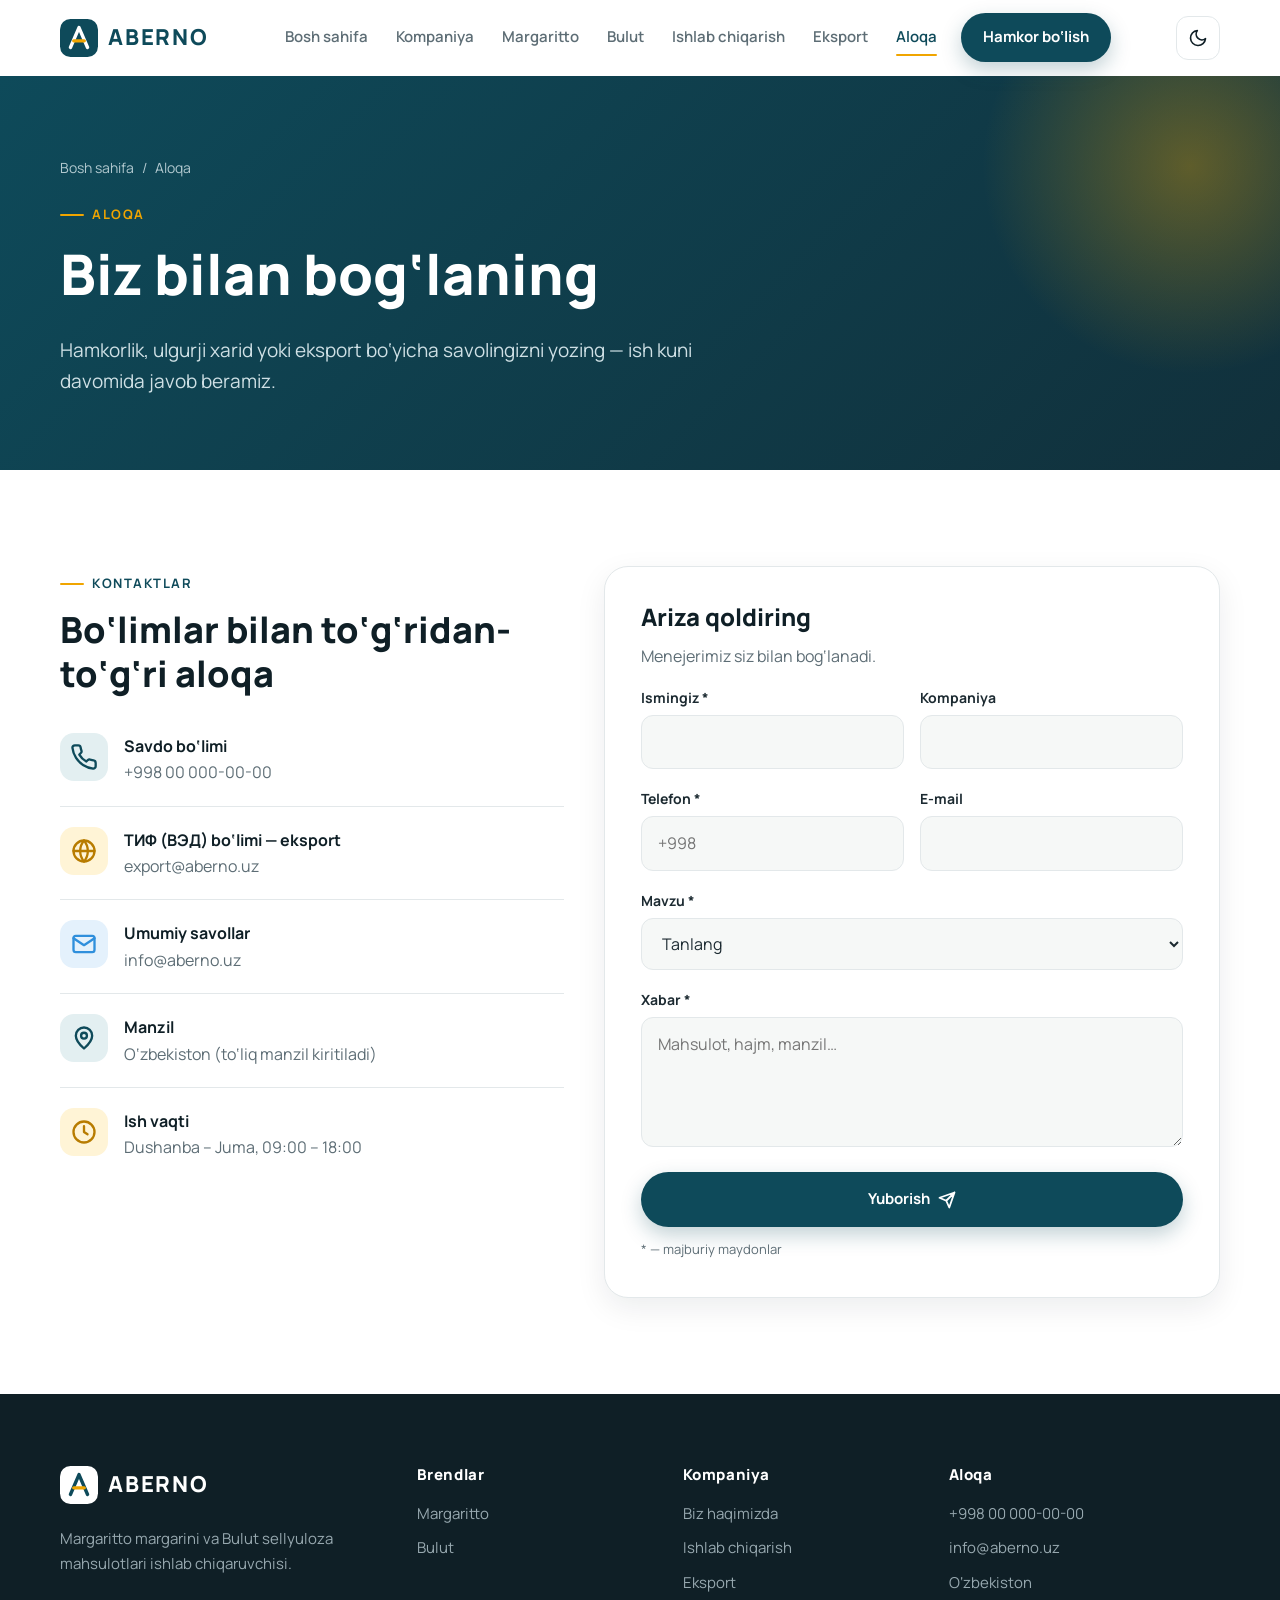
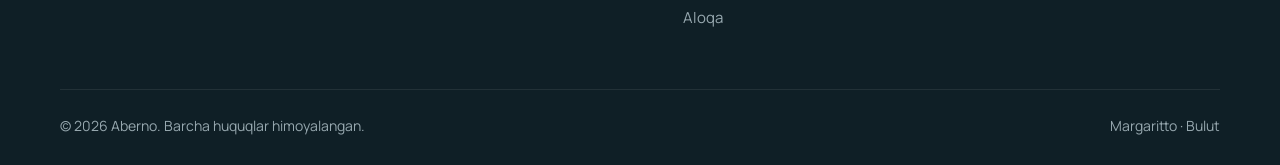
<file: contact.html>
<!DOCTYPE html>
<html lang="uz">
<head>
  <meta charset="UTF-8">
  <meta name="viewport" content="width=device-width, initial-scale=1.0">
  <title>Aloqa — Aberno</title>
  <meta name="description" content="Aberno bilan bog‘lanish: hamkorlik, ulgurji xarid, eksport va boshqa savollar bo‘yicha.">
  <link rel="canonical" href="https://yusufkhuja1199.github.io/aberno-uz/contact.html">
  <meta name="robots" content="index, follow">
  <meta name="theme-color" content="#0e4a5a">
  <meta property="og:type" content="website">
  <meta property="og:site_name" content="Aberno">
  <meta property="og:locale" content="uz_UZ">
  <meta property="og:title" content="Aloqa — Aberno">
  <meta property="og:description" content="Aberno bilan bog‘lanish: hamkorlik, ulgurji xarid, eksport va boshqa savollar bo‘yicha.">
  <meta property="og:url" content="https://yusufkhuja1199.github.io/aberno-uz/contact.html">
  <meta name="twitter:card" content="summary">
  <link rel="icon" href="img/favicon.svg" type="image/svg+xml">
  <link rel="preconnect" href="https://fonts.googleapis.com">
  <link rel="preconnect" href="https://fonts.gstatic.com" crossorigin>
  <link href="https://fonts.googleapis.com/css2?family=Manrope:wght@400;500;600;700;800&display=swap" rel="stylesheet">
  <script>(function(){var t=null;try{t=localStorage.getItem("aberno-theme")}catch(e){}if(t!=="light"&&t!=="dark"){t=window.matchMedia&&matchMedia("(prefers-color-scheme: dark)").matches?"dark":"light"}document.documentElement.setAttribute("data-theme",t)})();</script>
  <link rel="stylesheet" href="css/style.css">
</head>
<body>
  <a class="skip-link" href="#main">Asosiy mazmunga o‘tish</a>

  <header class="header">
    <div class="container header__inner">
      <a href="index.html" class="logo" aria-label="Aberno — bosh sahifa">
        <svg class="logo__mark" viewBox="0 0 40 40" aria-hidden="true"><rect width="40" height="40" rx="11" fill="#0e4a5a"/><path d="M11 30 20 9l9 21" fill="none" stroke="#fff" stroke-width="3.6" stroke-linecap="round" stroke-linejoin="round"/><path d="M14.5 23h11" stroke="#f0a500" stroke-width="3.6" stroke-linecap="round"/></svg>
        ABERNO
      </a>
      <nav class="nav" aria-label="Asosiy menyu">
        <a href="index.html" class="nav__link">Bosh sahifa</a>
        <a href="about.html" class="nav__link">Kompaniya</a>
        <a href="margaritto.html" class="nav__link">Margaritto</a>
        <a href="bulut.html" class="nav__link">Bulut</a>
        <a href="production.html" class="nav__link">Ishlab chiqarish</a>
        <a href="export.html" class="nav__link">Eksport</a>
        <a href="contact.html" class="nav__link">Aloqa</a>
        <a href="contact.html?topic=partner" class="btn btn--primary header__cta">Hamkor bo‘lish</a>
      </nav>
      <div class="header__tools">
        <button class="theme-toggle" type="button" aria-label="Qorong‘u rejimga o‘tish" title="Yorug‘ / qorong‘u rejim">
          <svg class="theme-toggle__moon" viewBox="0 0 24 24" fill="none" stroke="currentColor" stroke-width="2" stroke-linecap="round" stroke-linejoin="round" aria-hidden="true"><path d="M21 12.8A9 9 0 1 1 11.2 3a7 7 0 0 0 9.8 9.8z"/></svg>
          <svg class="theme-toggle__sun" viewBox="0 0 24 24" fill="none" stroke="currentColor" stroke-width="2" stroke-linecap="round" stroke-linejoin="round" aria-hidden="true"><circle cx="12" cy="12" r="4"/><path d="M12 2v2M12 20v2M4.9 4.9l1.4 1.4M17.7 17.7l1.4 1.4M2 12h2M20 12h2M4.9 19.1l1.4-1.4M17.7 6.3l1.4-1.4"/></svg>
        </button>
        <button class="burger" type="button" aria-label="Menyuni ochish" aria-expanded="false"><span></span></button>
      </div>
    </div>
  </header>

  <main id="main">
    <section class="page-hero">
      <div class="container">
        <nav class="breadcrumbs" aria-label="Yo‘l"><a href="index.html">Bosh sahifa</a><span>/</span><span>Aloqa</span></nav>
        <span class="eyebrow">Aloqa</span>
        <h1>Biz bilan bog‘laning</h1>
        <p>Hamkorlik, ulgurji xarid yoki eksport bo‘yicha savolingizni yozing — ish kuni davomida javob beramiz.</p>
      </div>
    </section>

    <section class="section">
      <div class="container contact-grid">
        <div class="reveal">
          <span class="eyebrow">Kontaktlar</span>
          <h2 style="font-size: clamp(26px, 3.4vw, 36px);">Bo‘limlar bilan to‘g‘ridan-to‘g‘ri aloqa</h2>
          <ul class="contact-list">
            <li>
              <div class="icon-box"><svg viewBox="0 0 24 24" fill="none" stroke="currentColor" stroke-width="2" stroke-linecap="round" stroke-linejoin="round"><path d="M22 16.9v3a2 2 0 0 1-2.2 2 19.8 19.8 0 0 1-8.6-3.1 19.5 19.5 0 0 1-6-6A19.8 19.8 0 0 1 2.1 4.2 2 2 0 0 1 4.1 2h3a2 2 0 0 1 2 1.7c.1 1 .4 1.9.7 2.8a2 2 0 0 1-.5 2.1L8 9.9a16 16 0 0 0 6 6l1.3-1.3a2 2 0 0 1 2.1-.4c.9.3 1.8.6 2.8.7a2 2 0 0 1 1.7 2z"/></svg></div>
              <div><strong>Savdo bo‘limi</strong><a href="tel:+998000000000">+998 00 000-00-00</a></div>
            </li>
            <li>
              <div class="icon-box icon-box--gold"><svg viewBox="0 0 24 24" fill="none" stroke="currentColor" stroke-width="2" stroke-linecap="round" stroke-linejoin="round"><circle cx="12" cy="12" r="9"/><path d="M3 12h18M12 3a14 14 0 0 1 0 18M12 3a14 14 0 0 0 0 18"/></svg></div>
              <div><strong>ТИФ (ВЭД) bo‘limi — eksport</strong><a href="mailto:export@aberno.uz">export@aberno.uz</a></div>
            </li>
            <li>
              <div class="icon-box icon-box--sky"><svg viewBox="0 0 24 24" fill="none" stroke="currentColor" stroke-width="2" stroke-linecap="round" stroke-linejoin="round"><rect x="3" y="5" width="18" height="14" rx="2"/><path d="M3 7l9 6 9-6"/></svg></div>
              <div><strong>Umumiy savollar</strong><a href="mailto:info@aberno.uz">info@aberno.uz</a></div>
            </li>
            <li>
              <div class="icon-box"><svg viewBox="0 0 24 24" fill="none" stroke="currentColor" stroke-width="2" stroke-linecap="round" stroke-linejoin="round"><path d="M12 21s-7-6.2-7-11a7 7 0 0 1 14 0c0 4.8-7 11-7 11z"/><circle cx="12" cy="10" r="2.5"/></svg></div>
              <div><strong>Manzil</strong><span>O‘zbekiston (to‘liq manzil kiritiladi)</span></div>
            </li>
            <li>
              <div class="icon-box icon-box--gold"><svg viewBox="0 0 24 24" fill="none" stroke="currentColor" stroke-width="2" stroke-linecap="round" stroke-linejoin="round"><circle cx="12" cy="12" r="9"/><path d="M12 7v5l3 2"/></svg></div>
              <div><strong>Ish vaqti</strong><span>Dushanba – Juma, 09:00 – 18:00</span></div>
            </li>
          </ul>
        </div>

        <form class="form reveal" id="contact-form" novalidate>
          <h3 style="font-size: 24px;">Ariza qoldiring</h3>
          <p style="color: var(--c-muted);">Menejerimiz siz bilan bog‘lanadi.</p>

          <div class="form__success" role="status">Rahmat! Arizangiz qabul qilindi. Tez orada bog‘lanamiz.</div>

          <div class="form__row">
            <div class="field">
              <label for="f-name">Ismingiz *</label>
              <input id="f-name" name="name" type="text" autocomplete="name">
              <div class="field__error">Ismingizni kiriting</div>
            </div>
            <div class="field">
              <label for="f-company">Kompaniya</label>
              <input id="f-company" name="company" type="text" autocomplete="organization">
            </div>
          </div>

          <div class="form__row">
            <div class="field">
              <label for="f-phone">Telefon *</label>
              <input id="f-phone" name="phone" type="tel" autocomplete="tel" placeholder="+998">
              <div class="field__error">To‘g‘ri telefon raqamini kiriting</div>
            </div>
            <div class="field">
              <label for="f-email">E-mail</label>
              <input id="f-email" name="email" type="email" autocomplete="email">
              <div class="field__error">To‘g‘ri e-mail kiriting</div>
            </div>
          </div>

          <div class="field">
            <label for="f-topic">Mavzu *</label>
            <select id="f-topic" name="topic">
              <option value="">Tanlang</option>
              <option value="partner">Hamkorlik / distribyutsiya</option>
              <option value="margaritto">Margaritto mahsulotlari</option>
              <option value="bulut">Bulut mahsulotlari</option>
              <option value="export">Eksport</option>
              <option value="visit">Zavodga tashrif</option>
              <option value="other">Boshqa</option>
            </select>
            <div class="field__error">Mavzuni tanlang</div>
          </div>

          <div class="field">
            <label for="f-message">Xabar *</label>
            <textarea id="f-message" name="message" placeholder="Mahsulot, hajm, manzil…"></textarea>
            <div class="field__error">Kamida 10 ta belgi yozing</div>
          </div>

          <button type="submit" class="btn btn--primary" style="width: 100%;">Yuborish
            <svg viewBox="0 0 24 24" fill="none" stroke="currentColor" stroke-width="2.4" stroke-linecap="round" stroke-linejoin="round"><path d="M22 2L11 13M22 2l-7 20-4-9-9-4z"/></svg>
          </button>
          <p class="form__hint">* — majburiy maydonlar</p>
        </form>
      </div>
    </section>
  </main>

  <footer class="footer">
    <div class="container">
      <div class="footer__grid">
        <div class="footer__about">
          <a href="index.html" class="logo logo--light">
            <svg class="logo__mark" viewBox="0 0 40 40" aria-hidden="true"><rect width="40" height="40" rx="11" fill="#fff"/><path d="M11 30 20 9l9 21" fill="none" stroke="#0e4a5a" stroke-width="3.6" stroke-linecap="round" stroke-linejoin="round"/><path d="M14.5 23h11" stroke="#f0a500" stroke-width="3.6" stroke-linecap="round"/></svg>
            ABERNO
          </a>
          <p>Margaritto margarini va Bulut sellyuloza mahsulotlari ishlab chiqaruvchisi.</p>
        </div>
        <div>
          <h4>Brendlar</h4>
          <ul>
            <li><a href="margaritto.html">Margaritto</a></li>
            <li><a href="bulut.html">Bulut</a></li>
          </ul>
        </div>
        <div>
          <h4>Kompaniya</h4>
          <ul>
            <li><a href="about.html">Biz haqimizda</a></li>
            <li><a href="production.html">Ishlab chiqarish</a></li>
            <li><a href="export.html">Eksport</a></li>
            <li><a href="contact.html">Aloqa</a></li>
          </ul>
        </div>
        <div>
          <h4>Aloqa</h4>
          <ul>
            <li><a href="tel:+998000000000">+998 00 000-00-00</a></li>
            <li><a href="mailto:info@aberno.uz">info@aberno.uz</a></li>
            <li>O‘zbekiston</li>
          </ul>
        </div>
      </div>
      <div class="footer__bottom">
        <span>© <span data-year>2026</span> Aberno. Barcha huquqlar himoyalangan.</span>
        <span>Margaritto · Bulut</span>
      </div>
    </div>
  </footer>

  <button class="to-top" type="button" aria-label="Yuqoriga qaytish">
    <svg viewBox="0 0 24 24" fill="none" stroke="currentColor" stroke-width="2.4" stroke-linecap="round" stroke-linejoin="round"><path d="M12 19V5M6 11l6-6 6 6"/></svg>
  </button>

  <script src="js/main.js"></script>
</body>
</html>
</file>
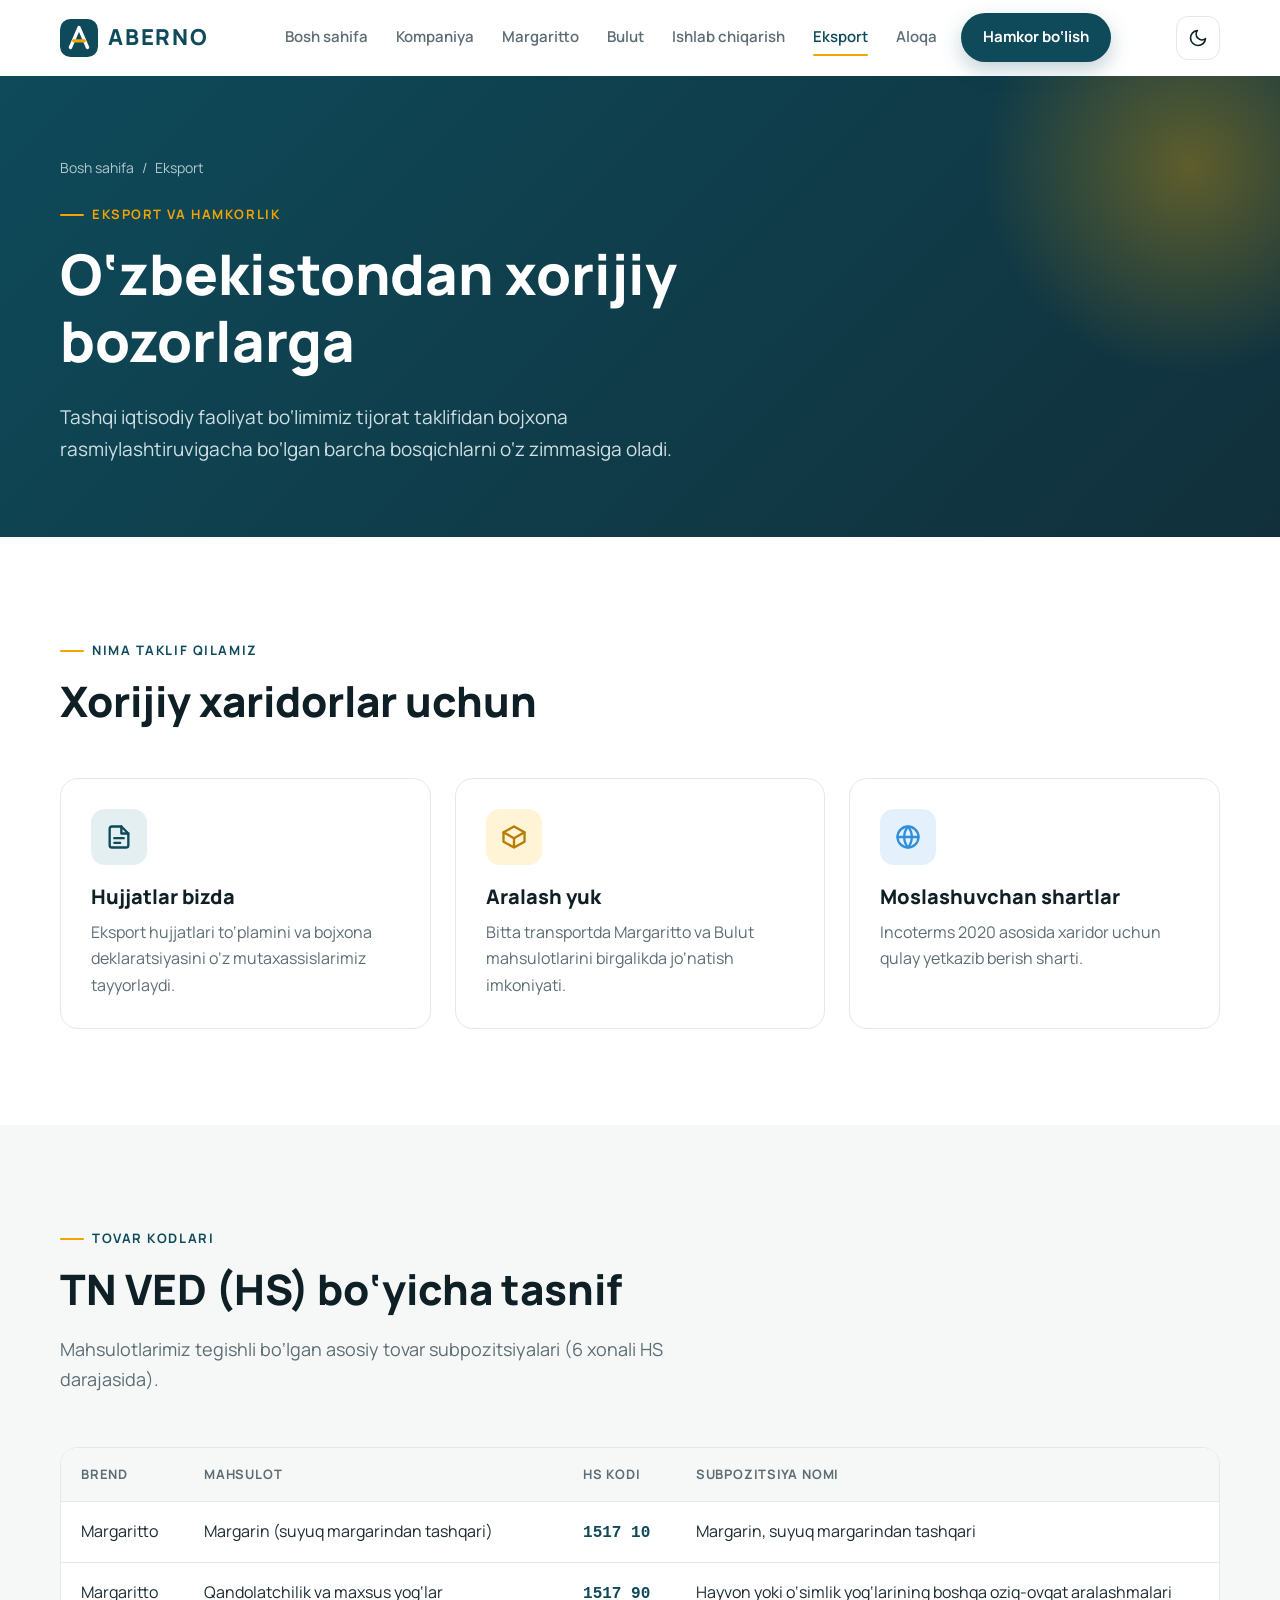
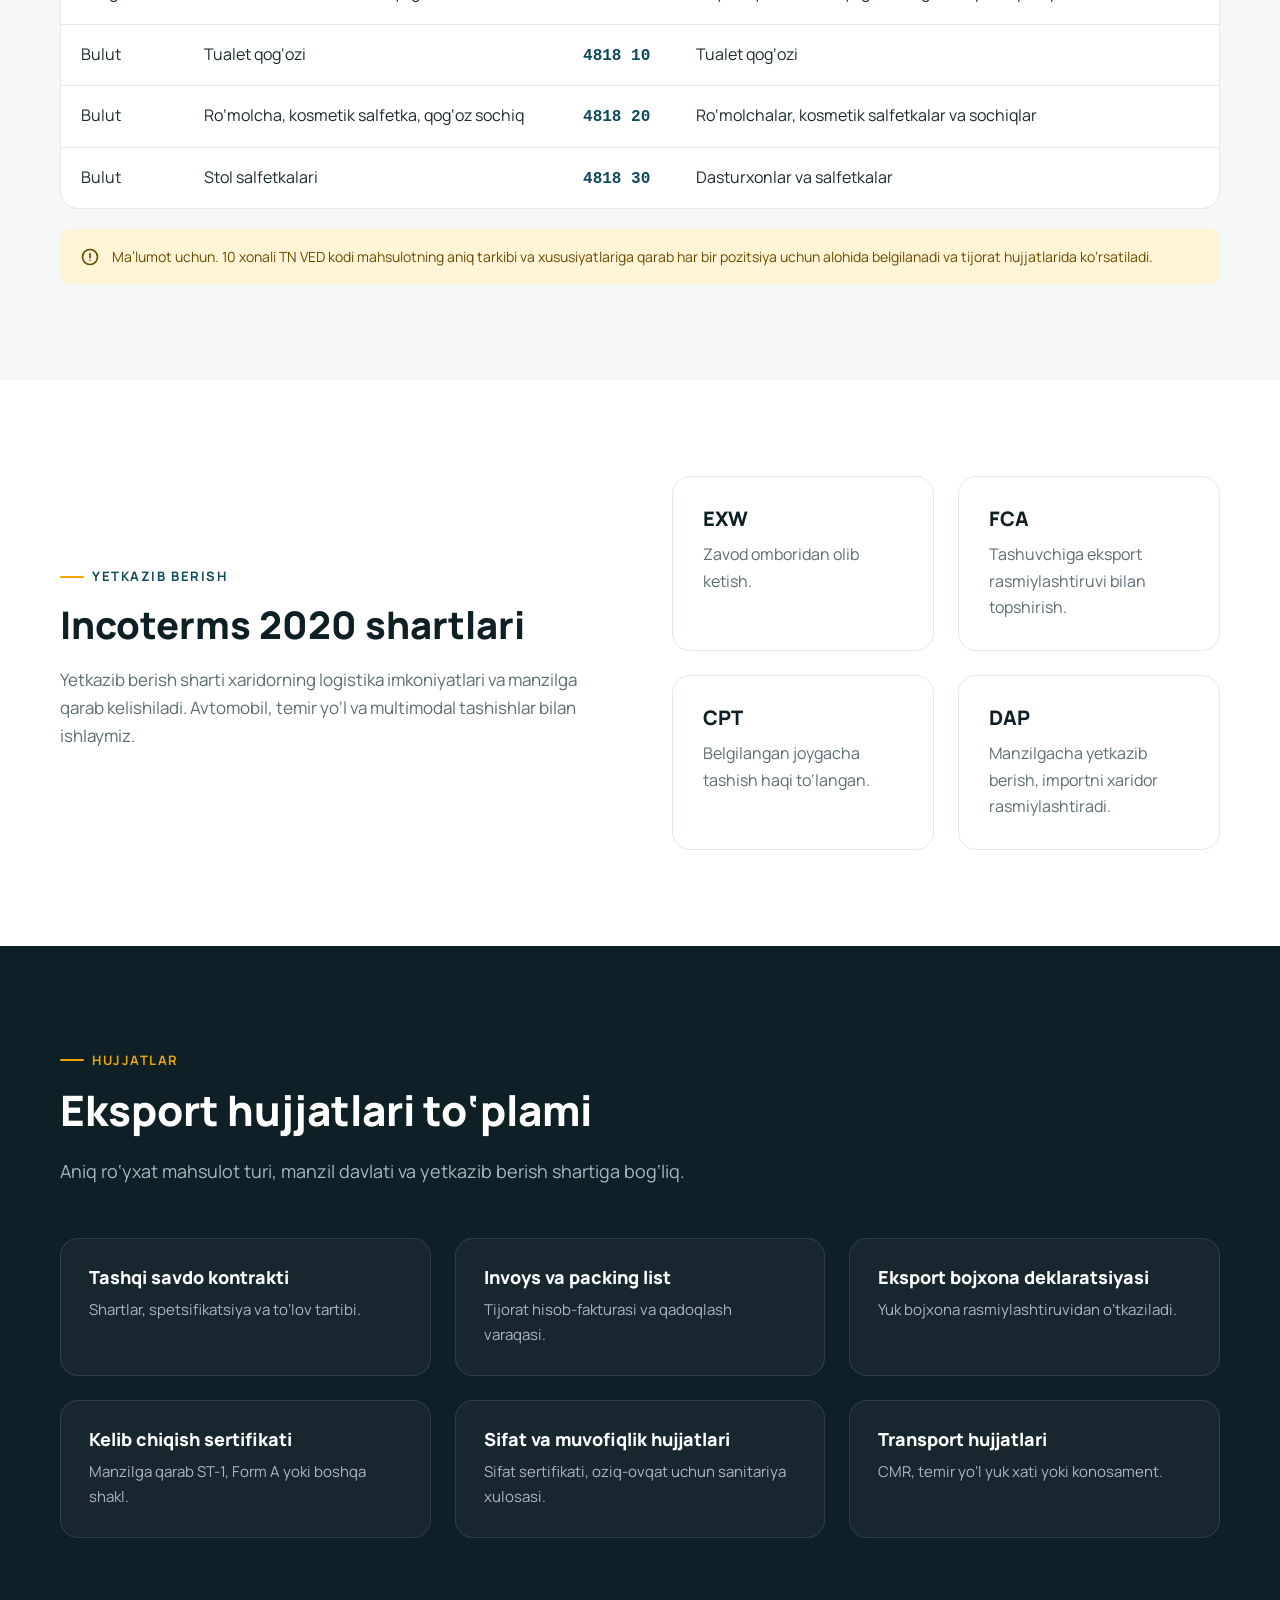
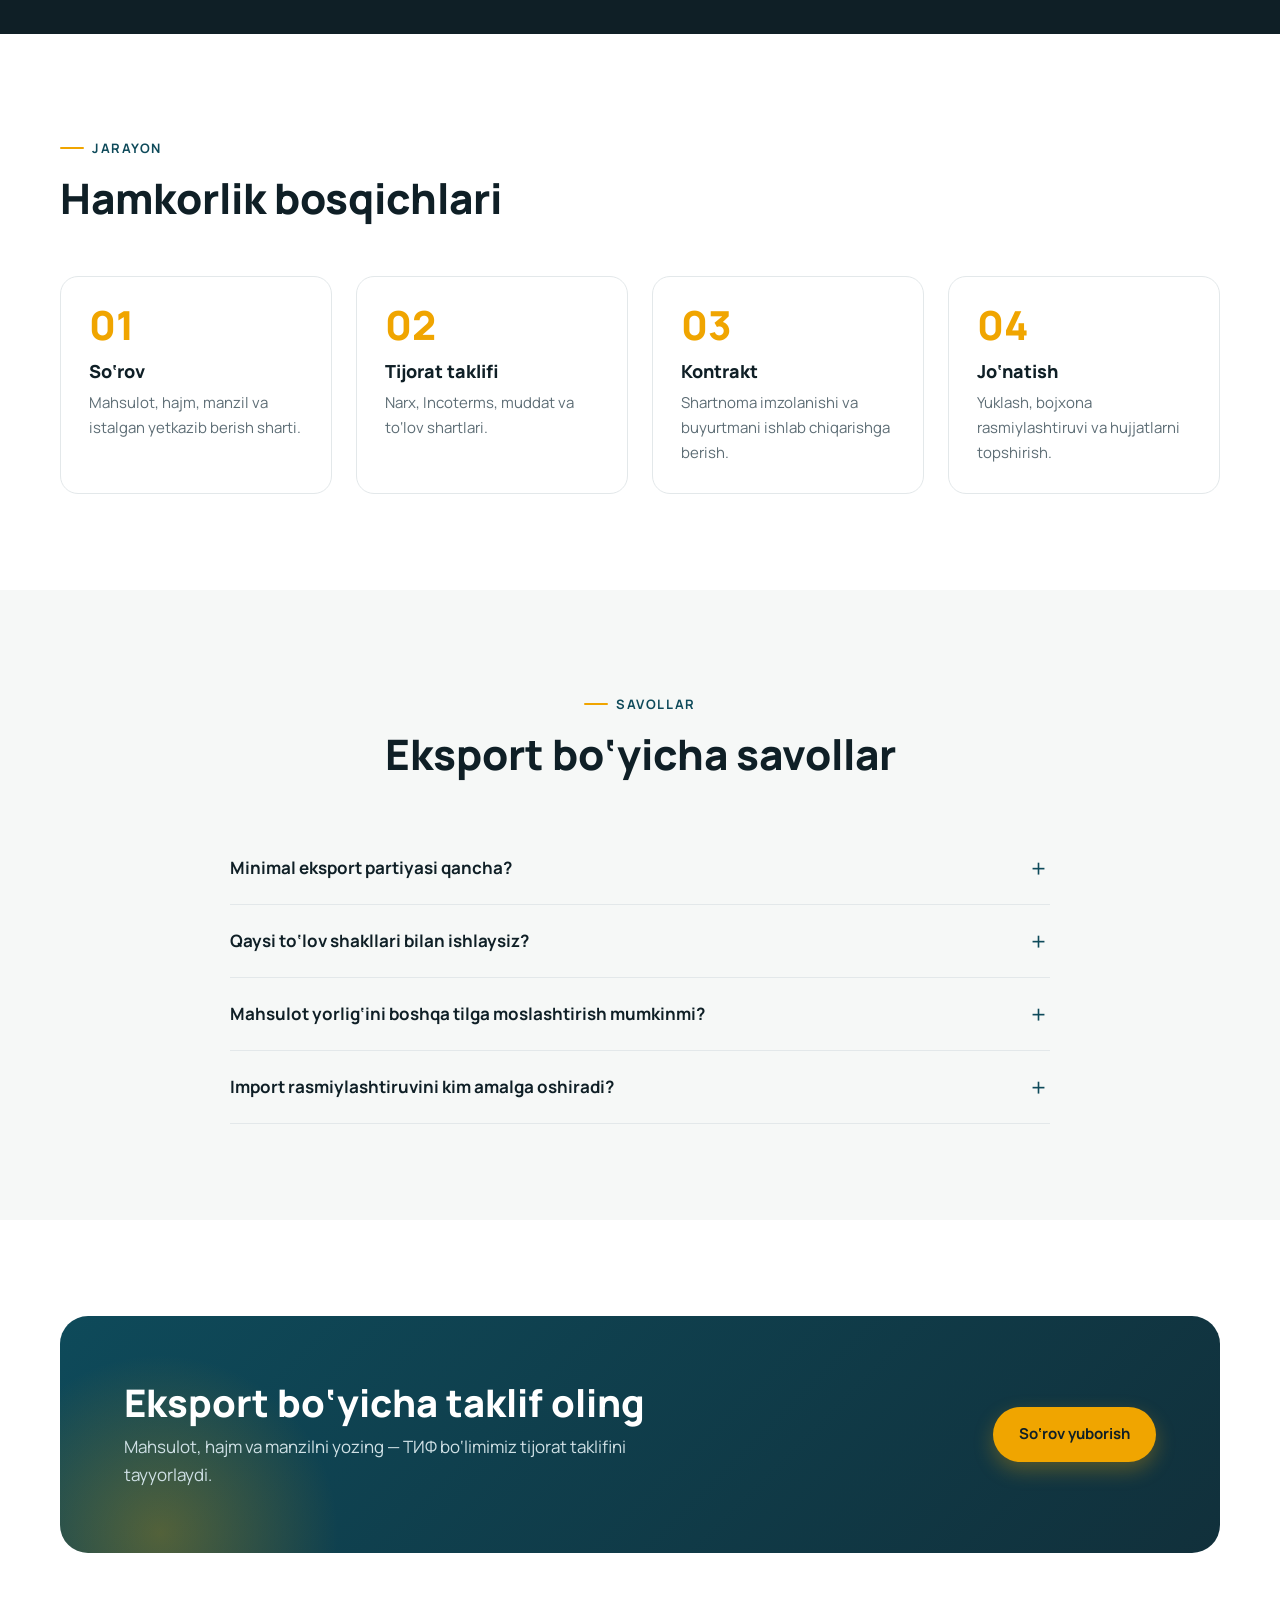
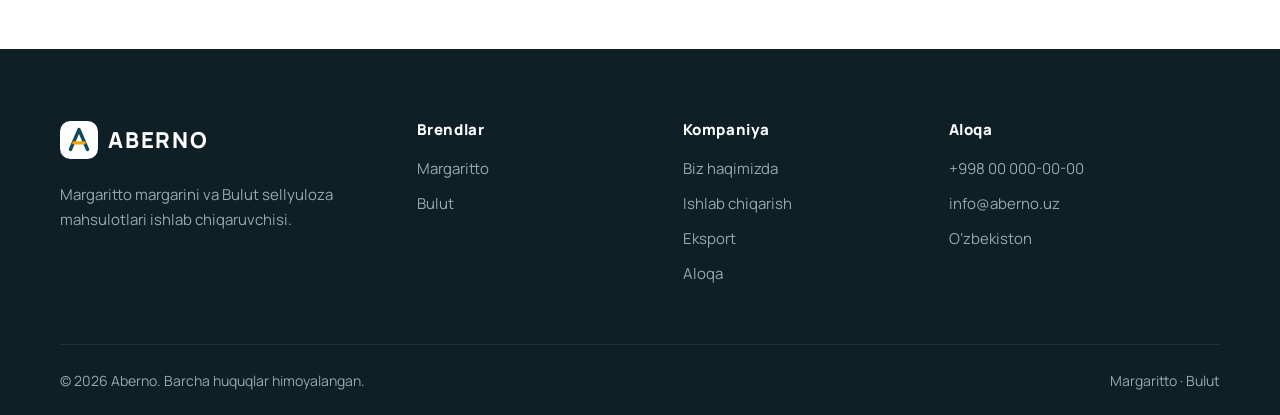
<file: export.html>
<!DOCTYPE html>
<html lang="uz">
<head>
  <meta charset="UTF-8">
  <meta name="viewport" content="width=device-width, initial-scale=1.0">
  <title>Eksport va hamkorlik — Aberno</title>
  <meta name="description" content="Aberno mahsulotlarini eksport qilish: TN VED kodlari, yetkazib berish shartlari (Incoterms), eksport hujjatlari va hamkorlik tartibi.">
  <link rel="canonical" href="https://yusufkhuja1199.github.io/aberno-uz/export.html">
  <meta name="robots" content="index, follow">
  <meta name="theme-color" content="#0e4a5a">
  <meta property="og:type" content="website">
  <meta property="og:site_name" content="Aberno">
  <meta property="og:locale" content="uz_UZ">
  <meta property="og:title" content="Eksport va hamkorlik — Aberno">
  <meta property="og:description" content="Aberno mahsulotlarini eksport qilish: TN VED kodlari, yetkazib berish shartlari (Incoterms), eksport hujjatlari va hamkorlik tartibi.">
  <meta property="og:url" content="https://yusufkhuja1199.github.io/aberno-uz/export.html">
  <meta name="twitter:card" content="summary">
  <link rel="icon" href="img/favicon.svg" type="image/svg+xml">
  <link rel="preconnect" href="https://fonts.googleapis.com">
  <link rel="preconnect" href="https://fonts.gstatic.com" crossorigin>
  <link href="https://fonts.googleapis.com/css2?family=Manrope:wght@400;500;600;700;800&display=swap" rel="stylesheet">
  <script>(function(){var t=null;try{t=localStorage.getItem("aberno-theme")}catch(e){}if(t!=="light"&&t!=="dark"){t=window.matchMedia&&matchMedia("(prefers-color-scheme: dark)").matches?"dark":"light"}document.documentElement.setAttribute("data-theme",t)})();</script>
  <link rel="stylesheet" href="css/style.css">
</head>
<body>
  <a class="skip-link" href="#main">Asosiy mazmunga o‘tish</a>

  <header class="header">
    <div class="container header__inner">
      <a href="index.html" class="logo" aria-label="Aberno — bosh sahifa">
        <svg class="logo__mark" viewBox="0 0 40 40" aria-hidden="true"><rect width="40" height="40" rx="11" fill="#0e4a5a"/><path d="M11 30 20 9l9 21" fill="none" stroke="#fff" stroke-width="3.6" stroke-linecap="round" stroke-linejoin="round"/><path d="M14.5 23h11" stroke="#f0a500" stroke-width="3.6" stroke-linecap="round"/></svg>
        ABERNO
      </a>
      <nav class="nav" aria-label="Asosiy menyu">
        <a href="index.html" class="nav__link">Bosh sahifa</a>
        <a href="about.html" class="nav__link">Kompaniya</a>
        <a href="margaritto.html" class="nav__link">Margaritto</a>
        <a href="bulut.html" class="nav__link">Bulut</a>
        <a href="production.html" class="nav__link">Ishlab chiqarish</a>
        <a href="export.html" class="nav__link">Eksport</a>
        <a href="contact.html" class="nav__link">Aloqa</a>
        <a href="contact.html?topic=partner" class="btn btn--primary header__cta">Hamkor bo‘lish</a>
      </nav>
      <div class="header__tools">
        <button class="theme-toggle" type="button" aria-label="Qorong‘u rejimga o‘tish" title="Yorug‘ / qorong‘u rejim">
          <svg class="theme-toggle__moon" viewBox="0 0 24 24" fill="none" stroke="currentColor" stroke-width="2" stroke-linecap="round" stroke-linejoin="round" aria-hidden="true"><path d="M21 12.8A9 9 0 1 1 11.2 3a7 7 0 0 0 9.8 9.8z"/></svg>
          <svg class="theme-toggle__sun" viewBox="0 0 24 24" fill="none" stroke="currentColor" stroke-width="2" stroke-linecap="round" stroke-linejoin="round" aria-hidden="true"><circle cx="12" cy="12" r="4"/><path d="M12 2v2M12 20v2M4.9 4.9l1.4 1.4M17.7 17.7l1.4 1.4M2 12h2M20 12h2M4.9 19.1l1.4-1.4M17.7 6.3l1.4-1.4"/></svg>
        </button>
        <button class="burger" type="button" aria-label="Menyuni ochish" aria-expanded="false"><span></span></button>
      </div>
    </div>
  </header>

  <main id="main">
    <section class="page-hero">
      <div class="container">
        <nav class="breadcrumbs" aria-label="Yo‘l"><a href="index.html">Bosh sahifa</a><span>/</span><span>Eksport</span></nav>
        <span class="eyebrow">Eksport va hamkorlik</span>
        <h1>O‘zbekistondan xorijiy bozorlarga</h1>
        <p>Tashqi iqtisodiy faoliyat bo‘limimiz tijorat taklifidan bojxona rasmiylashtiruvigacha bo‘lgan barcha bosqichlarni o‘z zimmasiga oladi.</p>
      </div>
    </section>

    <section class="section">
      <div class="container">
        <div class="section-head reveal">
          <span class="eyebrow">Nima taklif qilamiz</span>
          <h2>Xorijiy xaridorlar uchun</h2>
        </div>
        <div class="grid grid--3">
          <div class="card reveal">
            <div class="icon-box"><svg viewBox="0 0 24 24" fill="none" stroke="currentColor" stroke-width="2" stroke-linecap="round" stroke-linejoin="round"><path d="M14 3H6a2 2 0 0 0-2 2v14a2 2 0 0 0 2 2h12a2 2 0 0 0 2-2V9z"/><path d="M14 3v6h6M8 13h8M8 17h5"/></svg></div>
            <h3>Hujjatlar bizda</h3>
            <p>Eksport hujjatlari to‘plamini va bojxona deklaratsiyasini o‘z mutaxassislarimiz tayyorlaydi.</p>
          </div>
          <div class="card reveal">
            <div class="icon-box icon-box--gold"><svg viewBox="0 0 24 24" fill="none" stroke="currentColor" stroke-width="2" stroke-linecap="round" stroke-linejoin="round"><path d="M21 8l-9-5-9 5 9 5z"/><path d="M3 8v8l9 5 9-5V8M12 13v8"/></svg></div>
            <h3>Aralash yuk</h3>
            <p>Bitta transportda Margaritto va Bulut mahsulotlarini birgalikda jo‘natish imkoniyati.</p>
          </div>
          <div class="card reveal">
            <div class="icon-box icon-box--sky"><svg viewBox="0 0 24 24" fill="none" stroke="currentColor" stroke-width="2" stroke-linecap="round" stroke-linejoin="round"><circle cx="12" cy="12" r="9"/><path d="M3 12h18M12 3a14 14 0 0 1 0 18M12 3a14 14 0 0 0 0 18"/></svg></div>
            <h3>Moslashuvchan shartlar</h3>
            <p>Incoterms 2020 asosida xaridor uchun qulay yetkazib berish sharti.</p>
          </div>
        </div>
      </div>
    </section>

    <!-- TN VED -->
    <section class="section section--tint" id="hs-codes">
      <div class="container">
        <div class="section-head reveal">
          <span class="eyebrow">Tovar kodlari</span>
          <h2>TN VED (HS) bo‘yicha tasnif</h2>
          <p>Mahsulotlarimiz tegishli bo‘lgan asosiy tovar subpozitsiyalari (6 xonali HS darajasida).</p>
        </div>
        <div class="table-wrap reveal">
          <table class="table">
            <thead>
              <tr><th>Brend</th><th>Mahsulot</th><th>HS kodi</th><th>Subpozitsiya nomi</th></tr>
            </thead>
            <tbody>
              <tr><td>Margaritto</td><td>Margarin (suyuq margarindan tashqari)</td><td><code>1517 10</code></td><td>Margarin, suyuq margarindan tashqari</td></tr>
              <tr><td>Margaritto</td><td>Qandolatchilik va maxsus yog‘lar</td><td><code>1517 90</code></td><td>Hayvon yoki o‘simlik yog‘larining boshqa oziq-ovqat aralashmalari</td></tr>
              <tr><td>Bulut</td><td>Tualet qog‘ozi</td><td><code>4818 10</code></td><td>Tualet qog‘ozi</td></tr>
              <tr><td>Bulut</td><td>Ro‘molcha, kosmetik salfetka, qog‘oz sochiq</td><td><code>4818 20</code></td><td>Ro‘molchalar, kosmetik salfetkalar va sochiqlar</td></tr>
              <tr><td>Bulut</td><td>Stol salfetkalari</td><td><code>4818 30</code></td><td>Dasturxonlar va salfetkalar</td></tr>
            </tbody>
          </table>
        </div>
        <div class="note reveal">
          <svg viewBox="0 0 24 24" fill="none" stroke="currentColor" stroke-width="2" stroke-linecap="round" stroke-linejoin="round"><circle cx="12" cy="12" r="9"/><path d="M12 8v5M12 16h.01"/></svg>
          <span>Ma’lumot uchun. 10 xonali TN VED kodi mahsulotning aniq tarkibi va xususiyatlariga qarab har bir pozitsiya uchun alohida belgilanadi va tijorat hujjatlarida ko‘rsatiladi.</span>
        </div>
      </div>
    </section>

    <!-- INCOTERMS -->
    <section class="section">
      <div class="container split">
        <div class="prose reveal">
          <span class="eyebrow">Yetkazib berish</span>
          <h2>Incoterms 2020 shartlari</h2>
          <p>Yetkazib berish sharti xaridorning logistika imkoniyatlari va manzilga qarab kelishiladi. Avtomobil, temir yo‘l va multimodal tashishlar bilan ishlaymiz.</p>
        </div>
        <div class="grid grid--2">
          <div class="card reveal"><h3>EXW</h3><p>Zavod omboridan olib ketish.</p></div>
          <div class="card reveal"><h3>FCA</h3><p>Tashuvchiga eksport rasmiylashtiruvi bilan topshirish.</p></div>
          <div class="card reveal"><h3>CPT</h3><p>Belgilangan joygacha tashish haqi to‘langan.</p></div>
          <div class="card reveal"><h3>DAP</h3><p>Manzilgacha yetkazib berish, importni xaridor rasmiylashtiradi.</p></div>
        </div>
      </div>
    </section>

    <!-- HUJJATLAR -->
    <section class="section section--dark">
      <div class="container">
        <div class="section-head reveal">
          <span class="eyebrow">Hujjatlar</span>
          <h2>Eksport hujjatlari to‘plami</h2>
          <p>Aniq ro‘yxat mahsulot turi, manzil davlati va yetkazib berish shartiga bog‘liq.</p>
        </div>
        <div class="grid grid--3 steps--plain">
          <div class="step reveal"><h3>Tashqi savdo kontrakti</h3><p>Shartlar, spetsifikatsiya va to‘lov tartibi.</p></div>
          <div class="step reveal"><h3>Invoys va packing list</h3><p>Tijorat hisob-fakturasi va qadoqlash varaqasi.</p></div>
          <div class="step reveal"><h3>Eksport bojxona deklaratsiyasi</h3><p>Yuk bojxona rasmiylashtiruvidan o‘tkaziladi.</p></div>
          <div class="step reveal"><h3>Kelib chiqish sertifikati</h3><p>Manzilga qarab ST-1, Form A yoki boshqa shakl.</p></div>
          <div class="step reveal"><h3>Sifat va muvofiqlik hujjatlari</h3><p>Sifat sertifikati, oziq-ovqat uchun sanitariya xulosasi.</p></div>
          <div class="step reveal"><h3>Transport hujjatlari</h3><p>CMR, temir yo‘l yuk xati yoki konosament.</p></div>
        </div>
      </div>
    </section>

    <!-- JARAYON -->
    <section class="section">
      <div class="container">
        <div class="section-head reveal">
          <span class="eyebrow">Jarayon</span>
          <h2>Hamkorlik bosqichlari</h2>
        </div>
        <div class="steps">
          <div class="step reveal"><h3>So‘rov</h3><p>Mahsulot, hajm, manzil va istalgan yetkazib berish sharti.</p></div>
          <div class="step reveal"><h3>Tijorat taklifi</h3><p>Narx, Incoterms, muddat va to‘lov shartlari.</p></div>
          <div class="step reveal"><h3>Kontrakt</h3><p>Shartnoma imzolanishi va buyurtmani ishlab chiqarishga berish.</p></div>
          <div class="step reveal"><h3>Jo‘natish</h3><p>Yuklash, bojxona rasmiylashtiruvi va hujjatlarni topshirish.</p></div>
        </div>
      </div>
    </section>

    <section class="section section--tint">
      <div class="container">
        <div class="section-head section-head--center reveal">
          <span class="eyebrow">Savollar</span>
          <h2>Eksport bo‘yicha savollar</h2>
        </div>
        <div class="faq reveal">
          <details>
            <summary>Minimal eksport partiyasi qancha?</summary>
            <p>Odatda bitta yuk mashinasi yoki konteyner hajmidan boshlanadi. Aralash yuk (Margaritto + Bulut) ham mumkin.</p>
          </details>
          <details>
            <summary>Qaysi to‘lov shakllari bilan ishlaysiz?</summary>
            <p>To‘lov shartlari kontraktda kelishiladi: oldindan to‘lov, qisman oldindan to‘lov yoki boshqa kelishilgan shakl.</p>
          </details>
          <details>
            <summary>Mahsulot yorlig‘ini boshqa tilga moslashtirish mumkinmi?</summary>
            <p>Manzil davlati talablariga ko‘ra yorliq va qadoqni moslashtirish imkoniyati alohida ko‘rib chiqiladi.</p>
          </details>
          <details>
            <summary>Import rasmiylashtiruvini kim amalga oshiradi?</summary>
            <p>Bu yetkazib berish shartiga bog‘liq. Masalan, DAP shartida importni xaridor rasmiylashtiradi, biz esa barcha zarur eksport hujjatlarini taqdim etamiz.</p>
          </details>
        </div>
      </div>
    </section>

    <section class="section">
      <div class="container">
        <div class="cta reveal">
          <div>
            <h2>Eksport bo‘yicha taklif oling</h2>
            <p>Mahsulot, hajm va manzilni yozing — ТИФ bo‘limimiz tijorat taklifini tayyorlaydi.</p>
          </div>
          <div class="cta__actions">
            <a href="contact.html?topic=export" class="btn btn--gold">So‘rov yuborish</a>
          </div>
        </div>
      </div>
    </section>
  </main>

  <footer class="footer">
    <div class="container">
      <div class="footer__grid">
        <div class="footer__about">
          <a href="index.html" class="logo logo--light">
            <svg class="logo__mark" viewBox="0 0 40 40" aria-hidden="true"><rect width="40" height="40" rx="11" fill="#fff"/><path d="M11 30 20 9l9 21" fill="none" stroke="#0e4a5a" stroke-width="3.6" stroke-linecap="round" stroke-linejoin="round"/><path d="M14.5 23h11" stroke="#f0a500" stroke-width="3.6" stroke-linecap="round"/></svg>
            ABERNO
          </a>
          <p>Margaritto margarini va Bulut sellyuloza mahsulotlari ishlab chiqaruvchisi.</p>
        </div>
        <div>
          <h4>Brendlar</h4>
          <ul>
            <li><a href="margaritto.html">Margaritto</a></li>
            <li><a href="bulut.html">Bulut</a></li>
          </ul>
        </div>
        <div>
          <h4>Kompaniya</h4>
          <ul>
            <li><a href="about.html">Biz haqimizda</a></li>
            <li><a href="production.html">Ishlab chiqarish</a></li>
            <li><a href="export.html">Eksport</a></li>
            <li><a href="contact.html">Aloqa</a></li>
          </ul>
        </div>
        <div>
          <h4>Aloqa</h4>
          <ul>
            <li><a href="tel:+998000000000">+998 00 000-00-00</a></li>
            <li><a href="mailto:info@aberno.uz">info@aberno.uz</a></li>
            <li>O‘zbekiston</li>
          </ul>
        </div>
      </div>
      <div class="footer__bottom">
        <span>© <span data-year>2026</span> Aberno. Barcha huquqlar himoyalangan.</span>
        <span>Margaritto · Bulut</span>
      </div>
    </div>
  </footer>

  <button class="to-top" type="button" aria-label="Yuqoriga qaytish">
    <svg viewBox="0 0 24 24" fill="none" stroke="currentColor" stroke-width="2.4" stroke-linecap="round" stroke-linejoin="round"><path d="M12 19V5M6 11l6-6 6 6"/></svg>
  </button>

  <script src="js/main.js"></script>
</body>
</html>
</file>
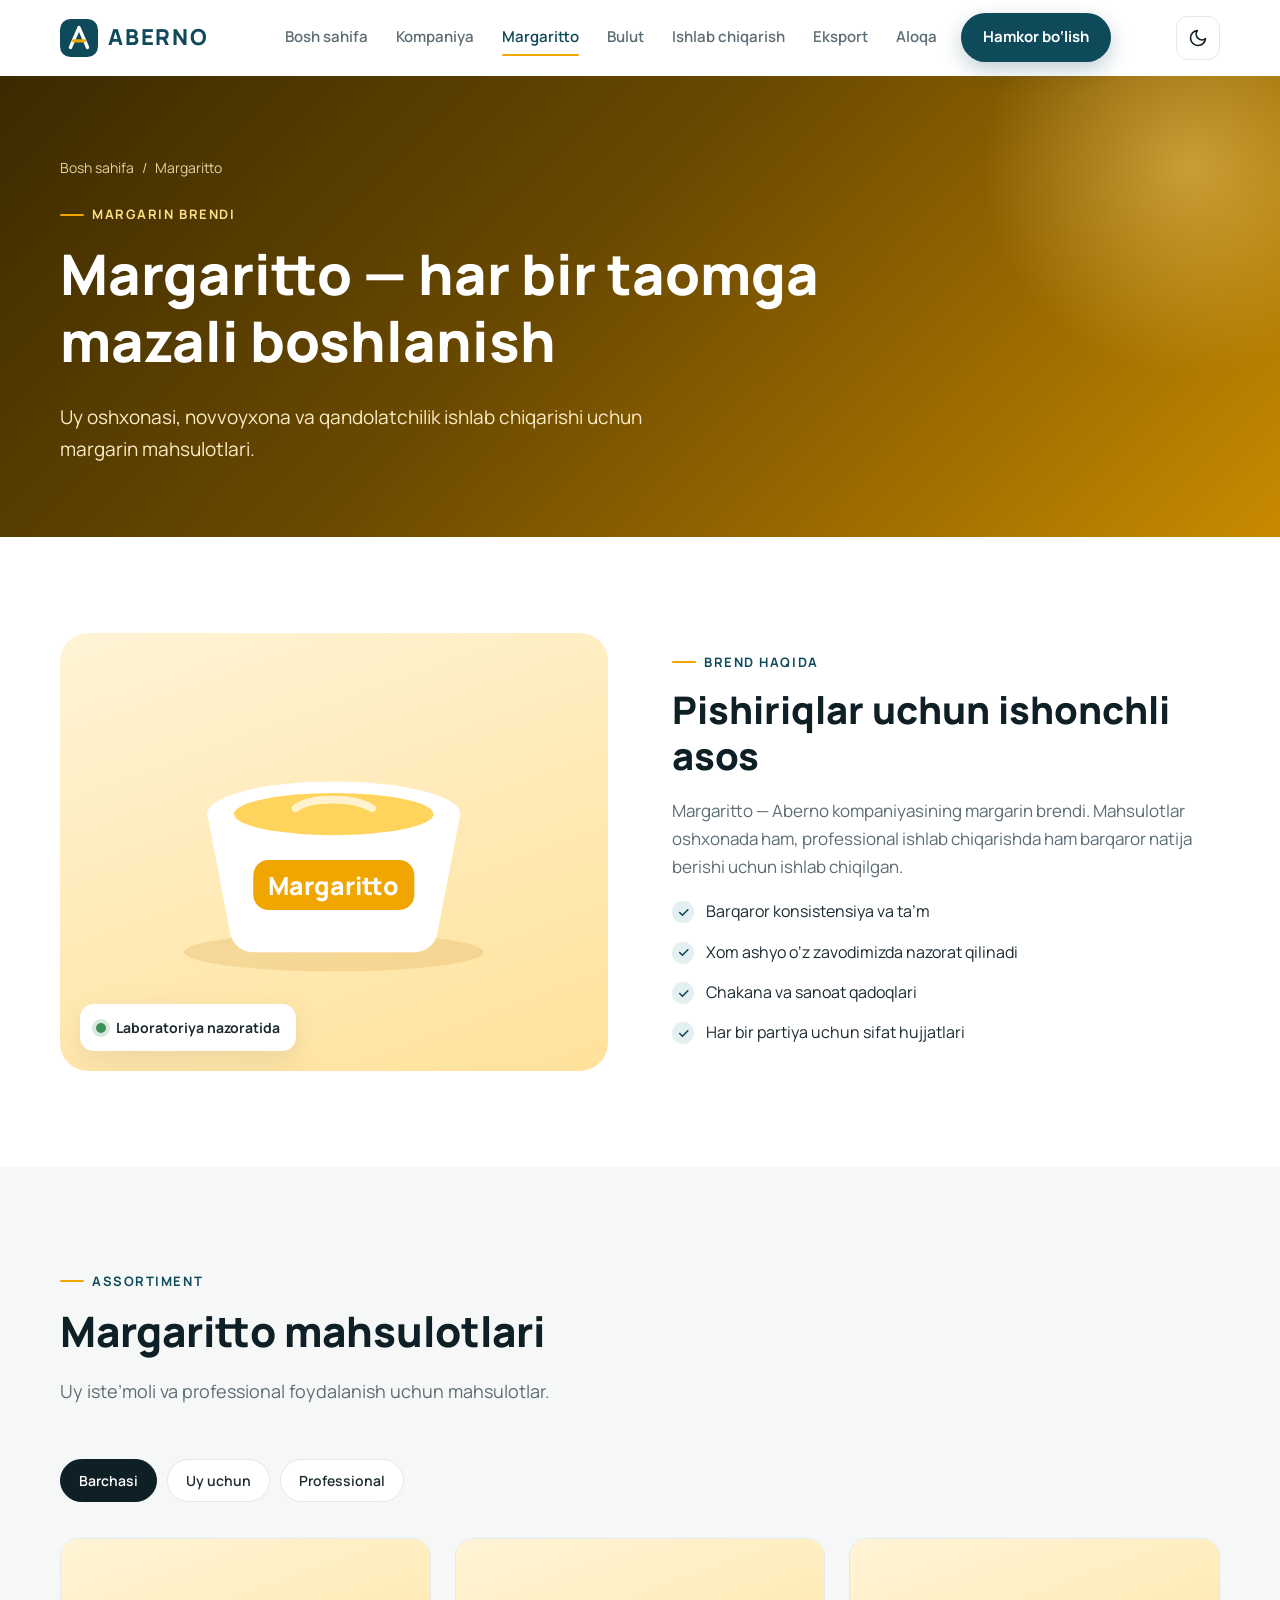
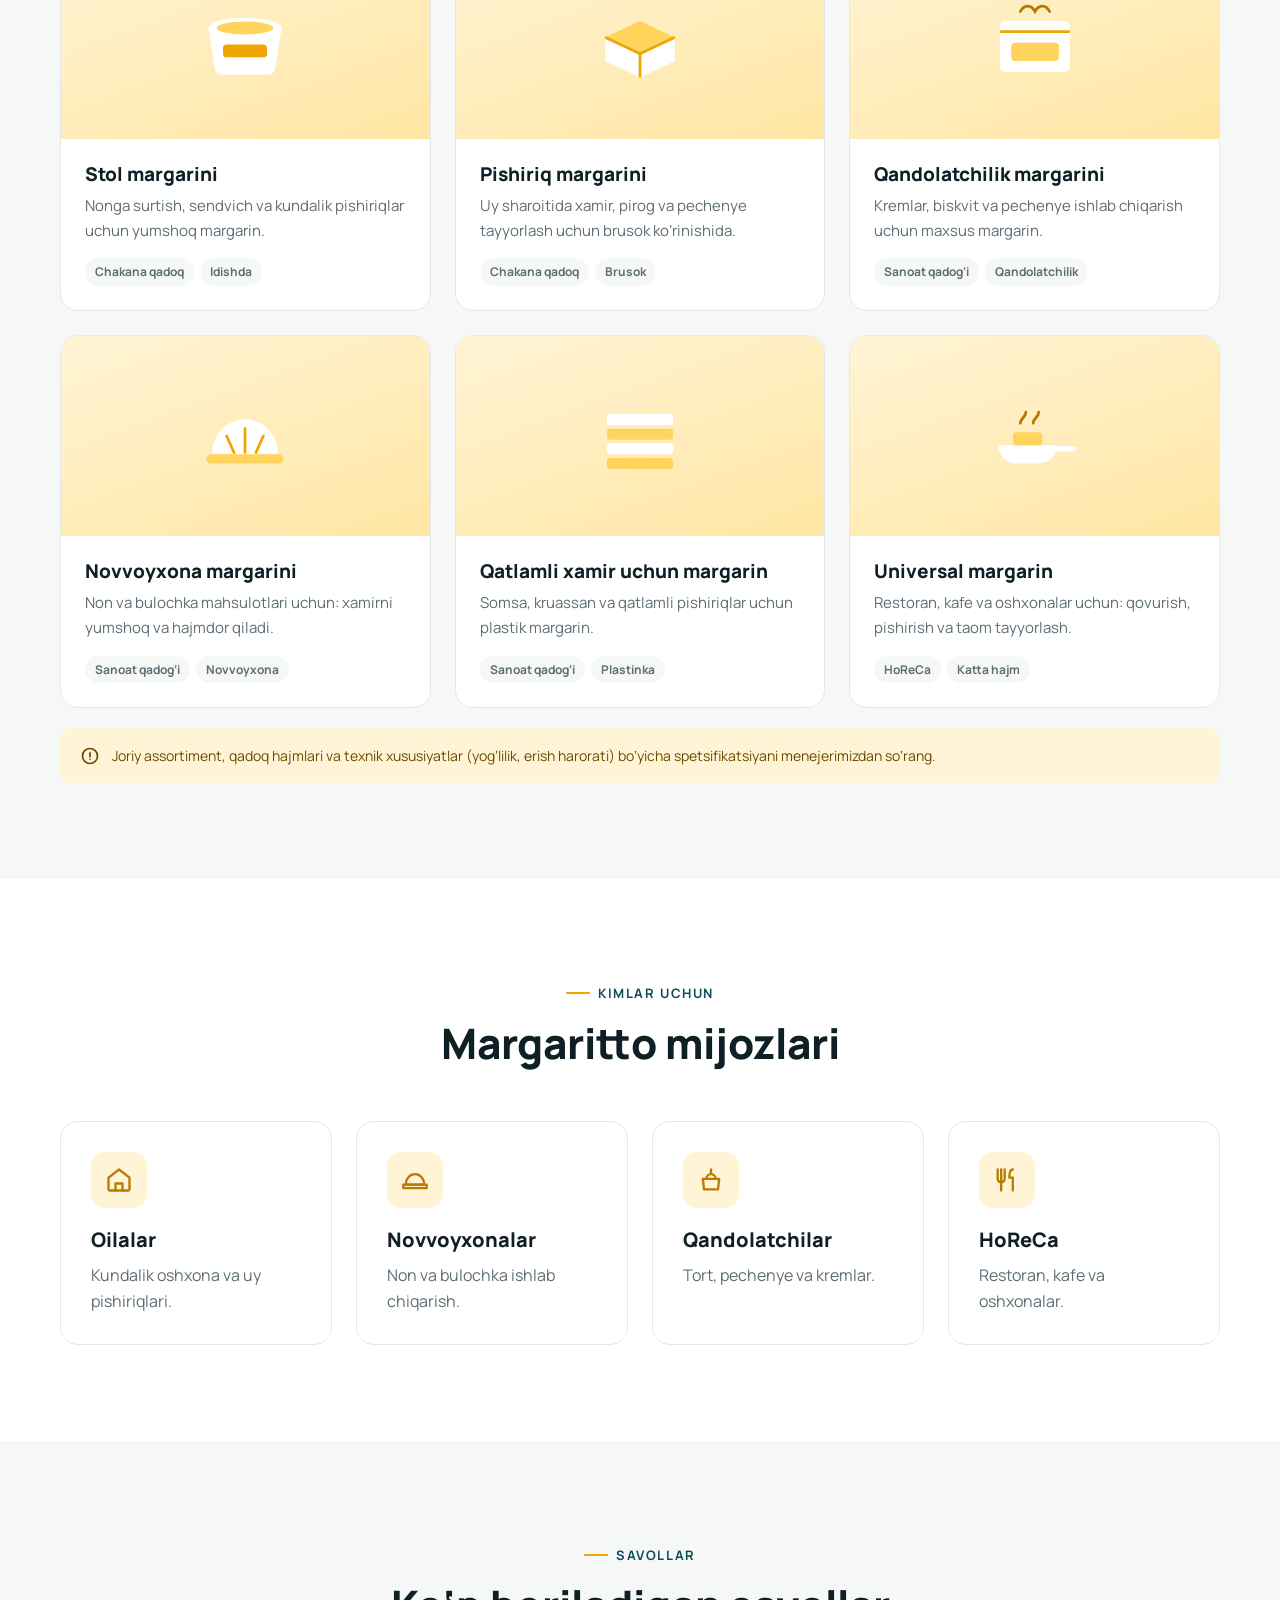
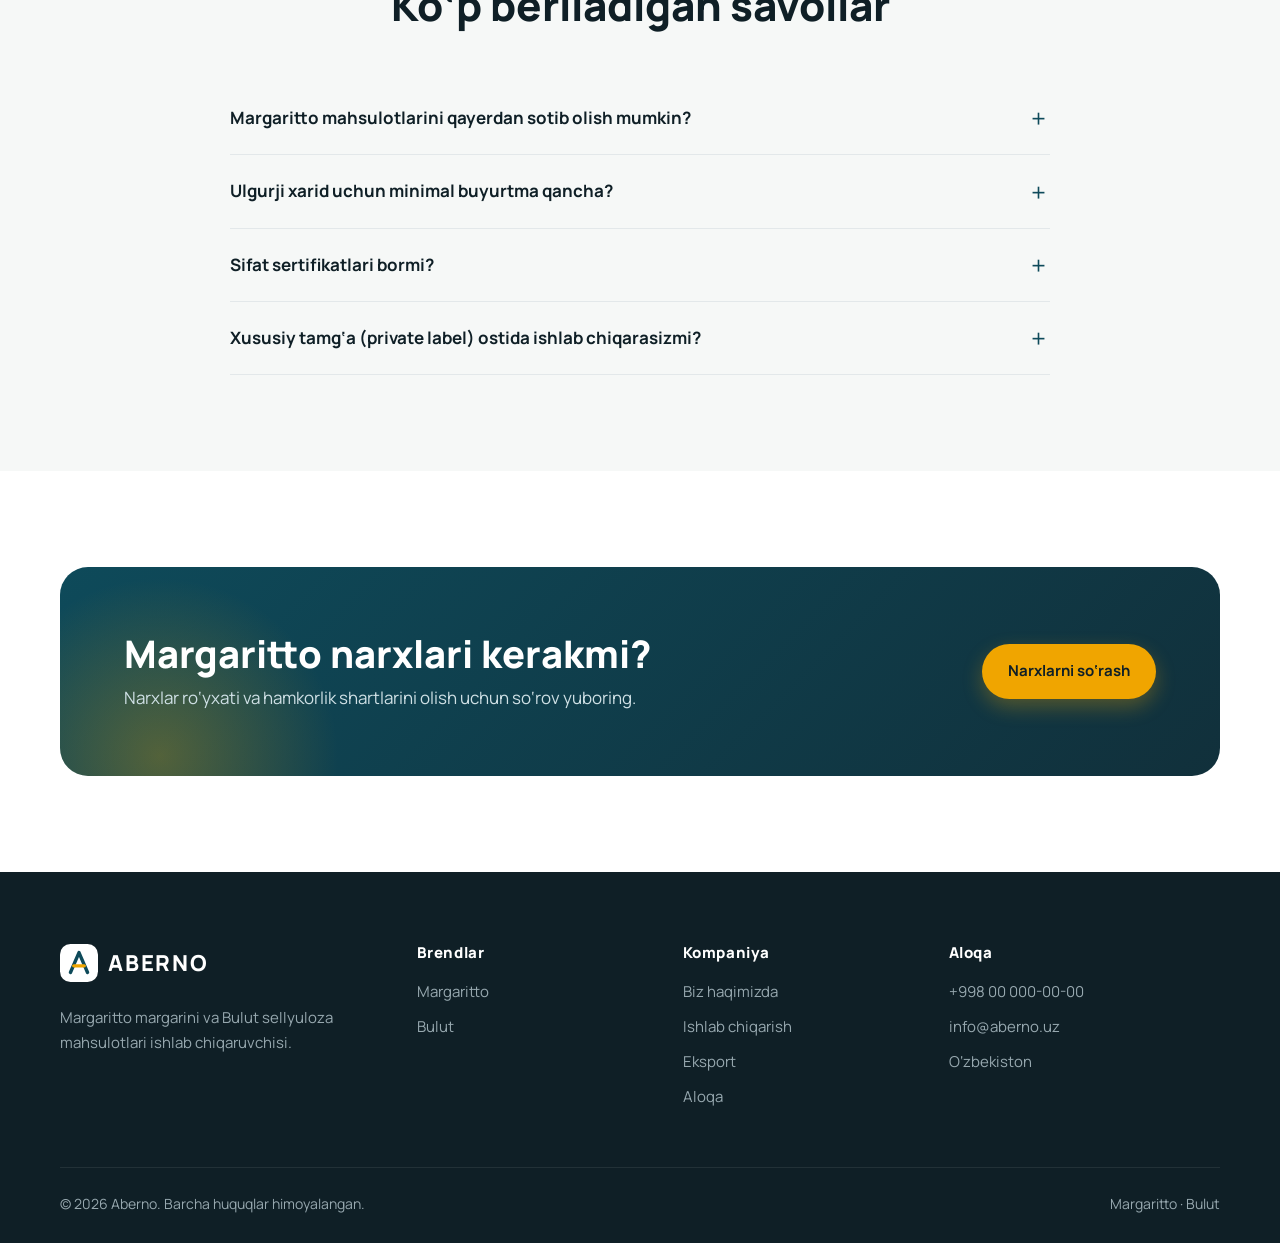
<file: margaritto.html>
<!DOCTYPE html>
<html lang="uz">
<head>
  <meta charset="UTF-8">
  <meta name="viewport" content="width=device-width, initial-scale=1.0">
  <title>Margaritto margarini — Aberno</title>
  <meta name="description" content="Margaritto — Aberno kompaniyasining margarin brendi. Uy oshxonasi, novvoyxona va qandolatchilik uchun margarin mahsulotlari.">
  <link rel="canonical" href="https://yusufkhuja1199.github.io/aberno-uz/margaritto.html">
  <meta name="robots" content="index, follow">
  <meta name="theme-color" content="#0e4a5a">
  <meta property="og:type" content="website">
  <meta property="og:site_name" content="Aberno">
  <meta property="og:locale" content="uz_UZ">
  <meta property="og:title" content="Margaritto margarini — Aberno">
  <meta property="og:description" content="Margaritto — Aberno kompaniyasining margarin brendi. Uy oshxonasi, novvoyxona va qandolatchilik uchun margarin mahsulotlari.">
  <meta property="og:url" content="https://yusufkhuja1199.github.io/aberno-uz/margaritto.html">
  <meta name="twitter:card" content="summary">
  <link rel="icon" href="img/favicon.svg" type="image/svg+xml">
  <link rel="preconnect" href="https://fonts.googleapis.com">
  <link rel="preconnect" href="https://fonts.gstatic.com" crossorigin>
  <link href="https://fonts.googleapis.com/css2?family=Manrope:wght@400;500;600;700;800&display=swap" rel="stylesheet">
  <script>(function(){var t=null;try{t=localStorage.getItem("aberno-theme")}catch(e){}if(t!=="light"&&t!=="dark"){t=window.matchMedia&&matchMedia("(prefers-color-scheme: dark)").matches?"dark":"light"}document.documentElement.setAttribute("data-theme",t)})();</script>
  <link rel="stylesheet" href="css/style.css">
</head>
<body>
  <a class="skip-link" href="#main">Asosiy mazmunga o‘tish</a>

  <header class="header">
    <div class="container header__inner">
      <a href="index.html" class="logo" aria-label="Aberno — bosh sahifa">
        <svg class="logo__mark" viewBox="0 0 40 40" aria-hidden="true"><rect width="40" height="40" rx="11" fill="#0e4a5a"/><path d="M11 30 20 9l9 21" fill="none" stroke="#fff" stroke-width="3.6" stroke-linecap="round" stroke-linejoin="round"/><path d="M14.5 23h11" stroke="#f0a500" stroke-width="3.6" stroke-linecap="round"/></svg>
        ABERNO
      </a>
      <nav class="nav" aria-label="Asosiy menyu">
        <a href="index.html" class="nav__link">Bosh sahifa</a>
        <a href="about.html" class="nav__link">Kompaniya</a>
        <a href="margaritto.html" class="nav__link">Margaritto</a>
        <a href="bulut.html" class="nav__link">Bulut</a>
        <a href="production.html" class="nav__link">Ishlab chiqarish</a>
        <a href="export.html" class="nav__link">Eksport</a>
        <a href="contact.html" class="nav__link">Aloqa</a>
        <a href="contact.html?topic=partner" class="btn btn--primary header__cta">Hamkor bo‘lish</a>
      </nav>
      <div class="header__tools">
        <button class="theme-toggle" type="button" aria-label="Qorong‘u rejimga o‘tish" title="Yorug‘ / qorong‘u rejim">
          <svg class="theme-toggle__moon" viewBox="0 0 24 24" fill="none" stroke="currentColor" stroke-width="2" stroke-linecap="round" stroke-linejoin="round" aria-hidden="true"><path d="M21 12.8A9 9 0 1 1 11.2 3a7 7 0 0 0 9.8 9.8z"/></svg>
          <svg class="theme-toggle__sun" viewBox="0 0 24 24" fill="none" stroke="currentColor" stroke-width="2" stroke-linecap="round" stroke-linejoin="round" aria-hidden="true"><circle cx="12" cy="12" r="4"/><path d="M12 2v2M12 20v2M4.9 4.9l1.4 1.4M17.7 17.7l1.4 1.4M2 12h2M20 12h2M4.9 19.1l1.4-1.4M17.7 6.3l1.4-1.4"/></svg>
        </button>
        <button class="burger" type="button" aria-label="Menyuni ochish" aria-expanded="false"><span></span></button>
      </div>
    </div>
  </header>

  <main id="main">
    <section class="page-hero page-hero--gold">
      <div class="container">
        <nav class="breadcrumbs" aria-label="Yo‘l"><a href="index.html">Bosh sahifa</a><span>/</span><span>Margaritto</span></nav>
        <span class="eyebrow">Margarin brendi</span>
        <h1>Margaritto — har bir taomga mazali boshlanish</h1>
        <p>Uy oshxonasi, novvoyxona va qandolatchilik ishlab chiqarishi uchun margarin mahsulotlari.</p>
      </div>
    </section>

    <section class="section">
      <div class="container split">
        <div class="media media--gold reveal" aria-hidden="true">
          <svg viewBox="0 0 200 160">
            <ellipse cx="100" cy="132" rx="78" ry="10" fill="#b87400" opacity=".15"/>
            <path d="M34 60h132l-12 62a12 12 0 0 1-12 10H58a12 12 0 0 1-12-10z" fill="#fff"/>
            <ellipse cx="100" cy="60" rx="66" ry="17" fill="#fff"/>
            <ellipse cx="100" cy="60" rx="52" ry="11" fill="#ffd45c"/>
            <path d="M80 57c8-6 30-6 40 0" stroke="#fff" stroke-width="4" stroke-linecap="round" fill="none" opacity=".7"/>
            <rect x="58" y="84" width="84" height="26" rx="8" fill="#f0a500"/>
            <text x="100" y="102" text-anchor="middle" font-family="Manrope, sans-serif" font-weight="800" font-size="13" fill="#fff">Margaritto</text>
          </svg>
          <span class="media__badge"><i></i>Laboratoriya nazoratida</span>
        </div>
        <div class="prose reveal">
          <span class="eyebrow">Brend haqida</span>
          <h2>Pishiriqlar uchun ishonchli asos</h2>
          <p>Margaritto — Aberno kompaniyasining margarin brendi. Mahsulotlar oshxonada ham, professional ishlab chiqarishda ham barqaror natija berishi uchun ishlab chiqilgan.</p>
          <ul class="check-list">
            <li>Barqaror konsistensiya va ta’m</li>
            <li>Xom ashyo o‘z zavodimizda nazorat qilinadi</li>
            <li>Chakana va sanoat qadoqlari</li>
            <li>Har bir partiya uchun sifat hujjatlari</li>
          </ul>
        </div>
      </div>
    </section>

    <section class="section section--tint" id="products">
      <div class="container">
        <div class="section-head reveal">
          <span class="eyebrow">Assortiment</span>
          <h2>Margaritto mahsulotlari</h2>
          <p>Uy iste’moli va professional foydalanish uchun mahsulotlar.</p>
        </div>

        <div class="filters reveal" data-filters="#margaritto-list" role="group" aria-label="Mahsulot filtri">
          <button class="filter is-active" data-filter="all" aria-pressed="true">Barchasi</button>
          <button class="filter" data-filter="home" aria-pressed="false">Uy uchun</button>
          <button class="filter" data-filter="pro" aria-pressed="false">Professional</button>
        </div>

        <div class="grid grid--3" id="margaritto-list">
          <article class="product reveal" data-category="home">
            <div class="product__visual"><svg viewBox="0 0 120 120" aria-hidden="true"><path d="M20 48h80l-7 44a8 8 0 0 1-8 7H35a8 8 0 0 1-8-7z" fill="#fff"/><ellipse cx="60" cy="48" rx="40" ry="11" fill="#fff"/><ellipse cx="60" cy="48" rx="31" ry="7" fill="#ffd45c"/><rect x="36" y="66" width="48" height="14" rx="4" fill="#f0a500"/></svg></div>
            <div class="product__body">
              <h3>Stol margarini</h3>
              <p>Nonga surtish, sendvich va kundalik pishiriqlar uchun yumshoq margarin.</p>
              <div class="product__meta"><span class="chip">Chakana qadoq</span><span class="chip">Idishda</span></div>
            </div>
          </article>

          <article class="product reveal" data-category="home">
            <div class="product__visual"><svg viewBox="0 0 120 120" aria-hidden="true"><path d="M22 58l38-18 38 18v26L60 102 22 84z" fill="#fff"/><path d="M22 58l38-18 38 18-38 18z" fill="#ffd45c"/><path d="M22 58l38 18 38-18M60 76v26" fill="none" stroke="#f0a500" stroke-width="3" stroke-linejoin="round"/></svg></div>
            <div class="product__body">
              <h3>Pishiriq margarini</h3>
              <p>Uy sharoitida xamir, pirog va pechenye tayyorlash uchun brusok ko‘rinishida.</p>
              <div class="product__meta"><span class="chip">Chakana qadoq</span><span class="chip">Brusok</span></div>
            </div>
          </article>

          <article class="product reveal" data-category="pro">
            <div class="product__visual"><svg viewBox="0 0 120 120" aria-hidden="true"><rect x="22" y="40" width="76" height="56" rx="6" fill="#fff"/><path d="M22 52h76" stroke="#f0a500" stroke-width="3"/><rect x="34" y="64" width="52" height="20" rx="4" fill="#ffd45c"/><path d="M44 30c4-8 12-8 16 0 4-8 12-8 16 0" stroke="#b87400" stroke-width="3" fill="none" stroke-linecap="round"/></svg></div>
            <div class="product__body">
              <h3>Qandolatchilik margarini</h3>
              <p>Kremlar, biskvit va pechenye ishlab chiqarish uchun maxsus margarin.</p>
              <div class="product__meta"><span class="chip">Sanoat qadog‘i</span><span class="chip">Qandolatchilik</span></div>
            </div>
          </article>

          <article class="product reveal" data-category="pro">
            <div class="product__visual"><svg viewBox="0 0 120 120" aria-hidden="true"><path d="M24 80c0-22 16-38 36-38s36 16 36 38z" fill="#fff"/><path d="M40 60l8 18M60 52v26M80 60l-8 18" stroke="#f0a500" stroke-width="3" stroke-linecap="round"/><rect x="18" y="80" width="84" height="10" rx="5" fill="#ffd45c"/></svg></div>
            <div class="product__body">
              <h3>Novvoyxona margarini</h3>
              <p>Non va bulochka mahsulotlari uchun: xamirni yumshoq va hajmdor qiladi.</p>
              <div class="product__meta"><span class="chip">Sanoat qadog‘i</span><span class="chip">Novvoyxona</span></div>
            </div>
          </article>

          <article class="product reveal" data-category="pro">
            <div class="product__visual"><svg viewBox="0 0 120 120" aria-hidden="true"><rect x="24" y="36" width="72" height="12" rx="3" fill="#fff"/><rect x="24" y="52" width="72" height="12" rx="3" fill="#ffd45c"/><rect x="24" y="68" width="72" height="12" rx="3" fill="#fff"/><rect x="24" y="84" width="72" height="12" rx="3" fill="#ffd45c"/></svg></div>
            <div class="product__body">
              <h3>Qatlamli xamir uchun margarin</h3>
              <p>Somsa, kruassan va qatlamli pishiriqlar uchun plastik margarin.</p>
              <div class="product__meta"><span class="chip">Sanoat qadog‘i</span><span class="chip">Plastinka</span></div>
            </div>
          </article>

          <article class="product reveal" data-category="pro">
            <div class="product__visual"><svg viewBox="0 0 120 120" aria-hidden="true"><path d="M20 70h64a0 0 0 0 1 0 0 20 20 0 0 1-20 20H40a20 20 0 0 1-20-20z" fill="#fff"/><path d="M84 74h18" stroke="#fff" stroke-width="6" stroke-linecap="round"/><rect x="36" y="56" width="32" height="14" rx="4" fill="#ffd45c"/><path d="M44 46c0-6 6-6 6-12M58 46c0-6 6-6 6-12" stroke="#b87400" stroke-width="3" fill="none" stroke-linecap="round"/></svg></div>
            <div class="product__body">
              <h3>Universal margarin</h3>
              <p>Restoran, kafe va oshxonalar uchun: qovurish, pishirish va taom tayyorlash.</p>
              <div class="product__meta"><span class="chip">HoReCa</span><span class="chip">Katta hajm</span></div>
            </div>
          </article>
        </div>

        <div class="note reveal">
          <svg viewBox="0 0 24 24" fill="none" stroke="currentColor" stroke-width="2" stroke-linecap="round" stroke-linejoin="round"><circle cx="12" cy="12" r="9"/><path d="M12 8v5M12 16h.01"/></svg>
          <span>Joriy assortiment, qadoq hajmlari va texnik xususiyatlar (yog‘lilik, erish harorati) bo‘yicha spetsifikatsiyani menejerimizdan so‘rang.</span>
        </div>
      </div>
    </section>

    <section class="section">
      <div class="container">
        <div class="section-head section-head--center reveal">
          <span class="eyebrow">Kimlar uchun</span>
          <h2>Margaritto mijozlari</h2>
        </div>
        <div class="grid grid--4">
          <div class="card reveal"><div class="icon-box icon-box--gold"><svg viewBox="0 0 24 24" fill="none" stroke="currentColor" stroke-width="2" stroke-linecap="round" stroke-linejoin="round"><path d="M3 10l9-7 9 7v10a1 1 0 0 1-1 1H4a1 1 0 0 1-1-1z"/><path d="M9 21v-6h6v6"/></svg></div><h3>Oilalar</h3><p>Kundalik oshxona va uy pishiriqlari.</p></div>
          <div class="card reveal"><div class="icon-box icon-box--gold"><svg viewBox="0 0 24 24" fill="none" stroke="currentColor" stroke-width="2" stroke-linecap="round" stroke-linejoin="round"><path d="M4 16c0-5 3.5-9 8-9s8 4 8 9z"/><path d="M2 16h20v3H2z"/></svg></div><h3>Novvoyxonalar</h3><p>Non va bulochka ishlab chiqarish.</p></div>
          <div class="card reveal"><div class="icon-box icon-box--gold"><svg viewBox="0 0 24 24" fill="none" stroke="currentColor" stroke-width="2" stroke-linecap="round" stroke-linejoin="round"><path d="M5 11h14l-1 9H6z"/><path d="M8 11a4 4 0 0 1 8 0M12 3v3"/></svg></div><h3>Qandolatchilar</h3><p>Tort, pechenye va kremlar.</p></div>
          <div class="card reveal"><div class="icon-box icon-box--gold"><svg viewBox="0 0 24 24" fill="none" stroke="currentColor" stroke-width="2" stroke-linecap="round" stroke-linejoin="round"><path d="M4 3v8a3 3 0 0 0 6 0V3M7 3v18M17 3c-2 0-3 3-3 7h3v11"/></svg></div><h3>HoReCa</h3><p>Restoran, kafe va oshxonalar.</p></div>
        </div>
      </div>
    </section>

    <section class="section section--tint">
      <div class="container">
        <div class="section-head section-head--center reveal">
          <span class="eyebrow">Savollar</span>
          <h2>Ko‘p beriladigan savollar</h2>
        </div>
        <div class="faq reveal">
          <details>
            <summary>Margaritto mahsulotlarini qayerdan sotib olish mumkin?</summary>
            <p>Mahsulotlarimiz rasmiy distribyutorlar va savdo tarmoqlari orqali sotiladi. Yaqin atrofdagi sotuv nuqtasini bilish uchun biz bilan bog‘laning.</p>
          </details>
          <details>
            <summary>Ulgurji xarid uchun minimal buyurtma qancha?</summary>
            <p>Minimal hajm mahsulot turi va yetkazib berish manziliga bog‘liq. Aniq shartlarni tijorat taklifida ko‘rsatamiz.</p>
          </details>
          <details>
            <summary>Sifat sertifikatlari bormi?</summary>
            <p>Ha, har bir partiya sifat hujjatlari bilan jo‘natiladi. Kerakli sertifikatlar nusxasini so‘rov bo‘yicha taqdim etamiz.</p>
          </details>
          <details>
            <summary>Xususiy tamg‘a (private label) ostida ishlab chiqarasizmi?</summary>
            <p>Bunday so‘rovlar alohida ko‘rib chiqiladi — hajm va talablarni aloqa formasi orqali yuboring.</p>
          </details>
        </div>
      </div>
    </section>

    <section class="section">
      <div class="container">
        <div class="cta reveal">
          <div>
            <h2>Margaritto narxlari kerakmi?</h2>
            <p>Narxlar ro‘yxati va hamkorlik shartlarini olish uchun so‘rov yuboring.</p>
          </div>
          <div class="cta__actions">
            <a href="contact.html?topic=margaritto" class="btn btn--gold">Narxlarni so‘rash</a>
          </div>
        </div>
      </div>
    </section>
  </main>

  <footer class="footer">
    <div class="container">
      <div class="footer__grid">
        <div class="footer__about">
          <a href="index.html" class="logo logo--light">
            <svg class="logo__mark" viewBox="0 0 40 40" aria-hidden="true"><rect width="40" height="40" rx="11" fill="#fff"/><path d="M11 30 20 9l9 21" fill="none" stroke="#0e4a5a" stroke-width="3.6" stroke-linecap="round" stroke-linejoin="round"/><path d="M14.5 23h11" stroke="#f0a500" stroke-width="3.6" stroke-linecap="round"/></svg>
            ABERNO
          </a>
          <p>Margaritto margarini va Bulut sellyuloza mahsulotlari ishlab chiqaruvchisi.</p>
        </div>
        <div>
          <h4>Brendlar</h4>
          <ul>
            <li><a href="margaritto.html">Margaritto</a></li>
            <li><a href="bulut.html">Bulut</a></li>
          </ul>
        </div>
        <div>
          <h4>Kompaniya</h4>
          <ul>
            <li><a href="about.html">Biz haqimizda</a></li>
            <li><a href="production.html">Ishlab chiqarish</a></li>
            <li><a href="export.html">Eksport</a></li>
            <li><a href="contact.html">Aloqa</a></li>
          </ul>
        </div>
        <div>
          <h4>Aloqa</h4>
          <ul>
            <li><a href="tel:+998000000000">+998 00 000-00-00</a></li>
            <li><a href="mailto:info@aberno.uz">info@aberno.uz</a></li>
            <li>O‘zbekiston</li>
          </ul>
        </div>
      </div>
      <div class="footer__bottom">
        <span>© <span data-year>2026</span> Aberno. Barcha huquqlar himoyalangan.</span>
        <span>Margaritto · Bulut</span>
      </div>
    </div>
  </footer>

  <button class="to-top" type="button" aria-label="Yuqoriga qaytish">
    <svg viewBox="0 0 24 24" fill="none" stroke="currentColor" stroke-width="2.4" stroke-linecap="round" stroke-linejoin="round"><path d="M12 19V5M6 11l6-6 6 6"/></svg>
  </button>

  <script src="js/main.js"></script>
</body>
</html>
</file>
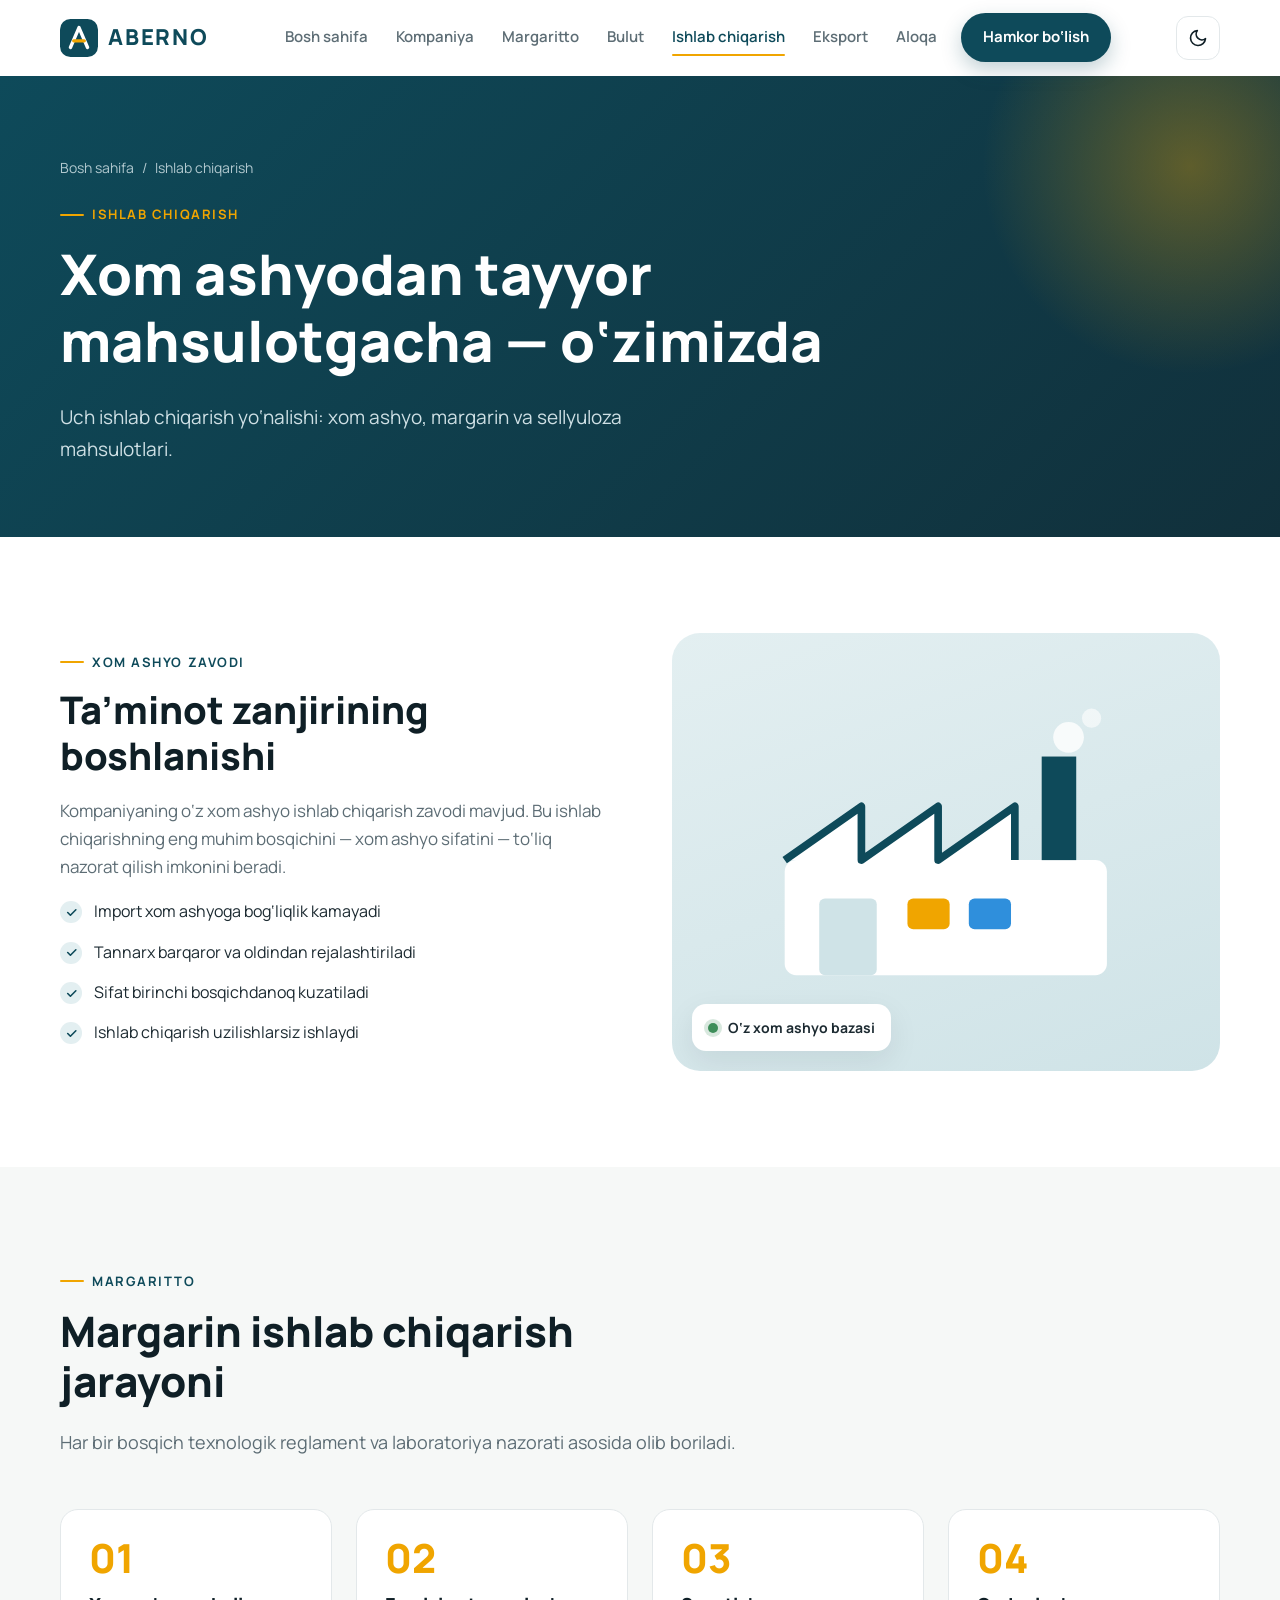
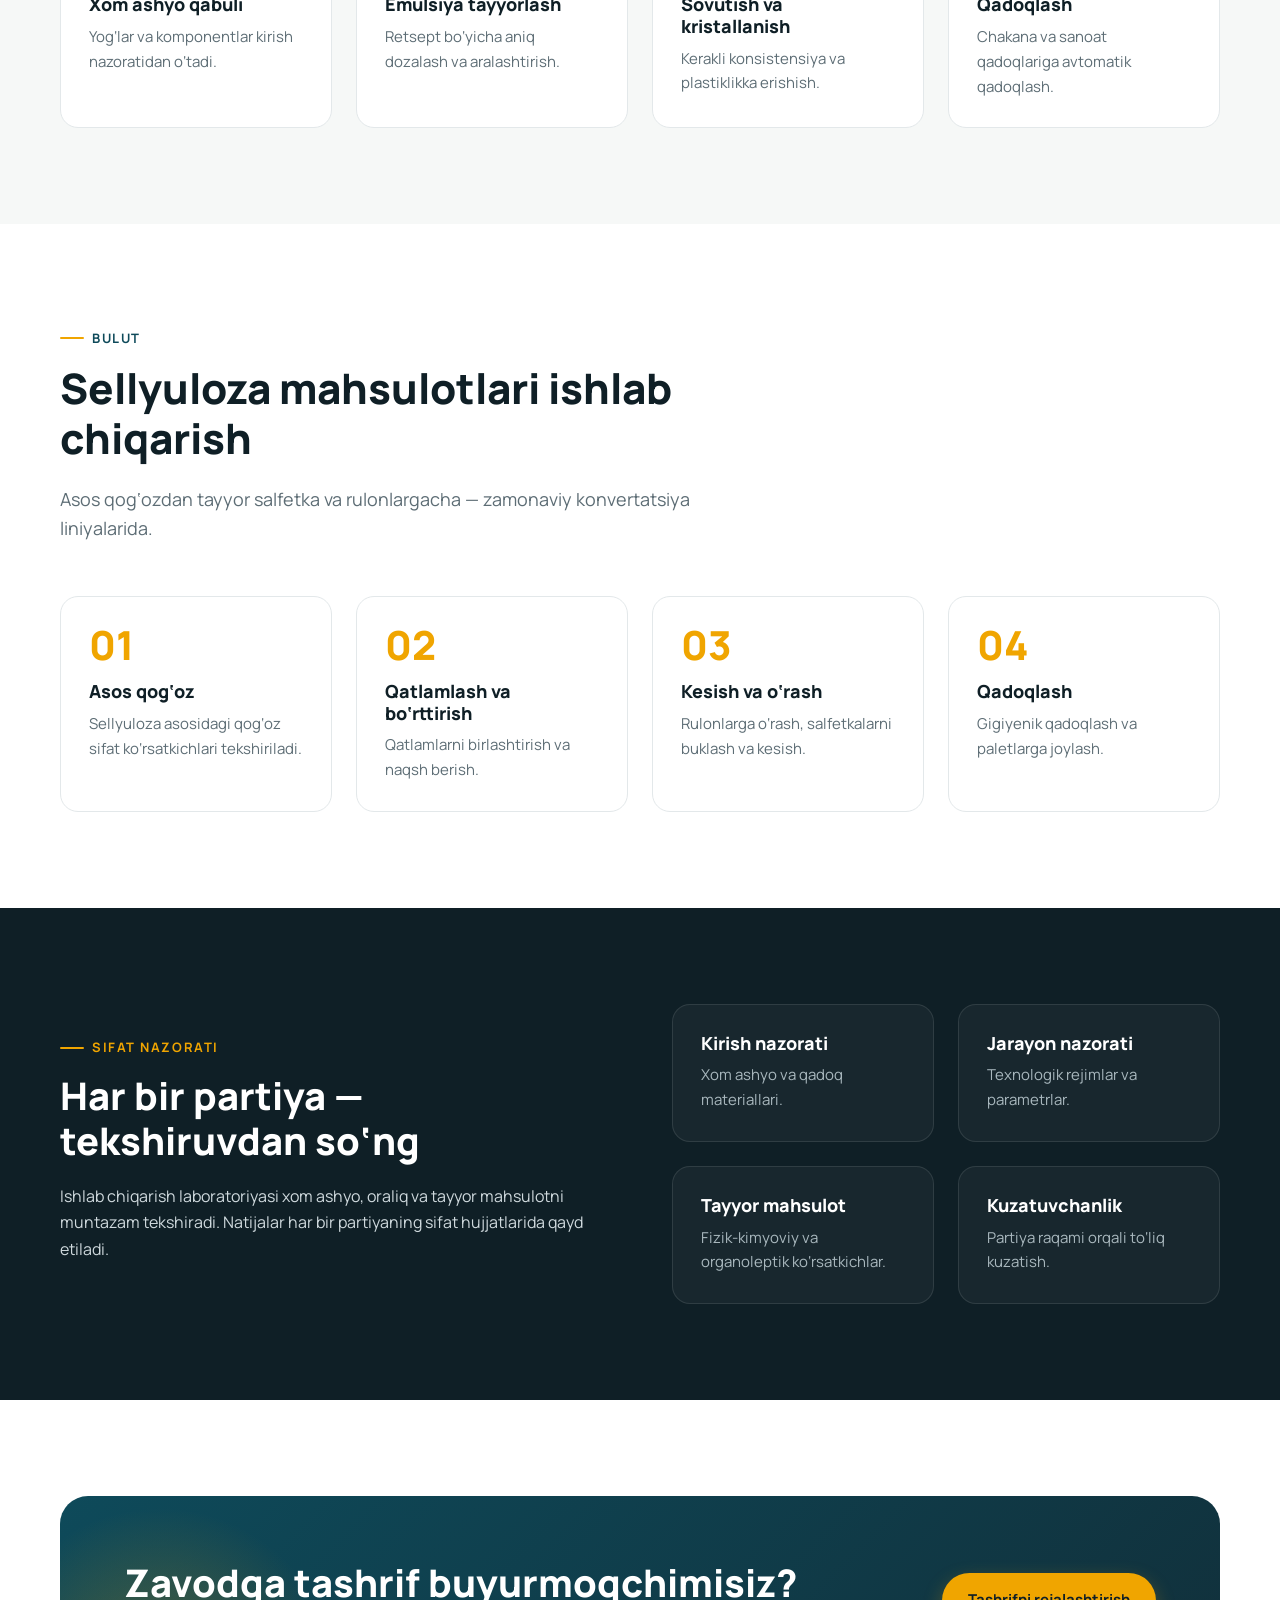
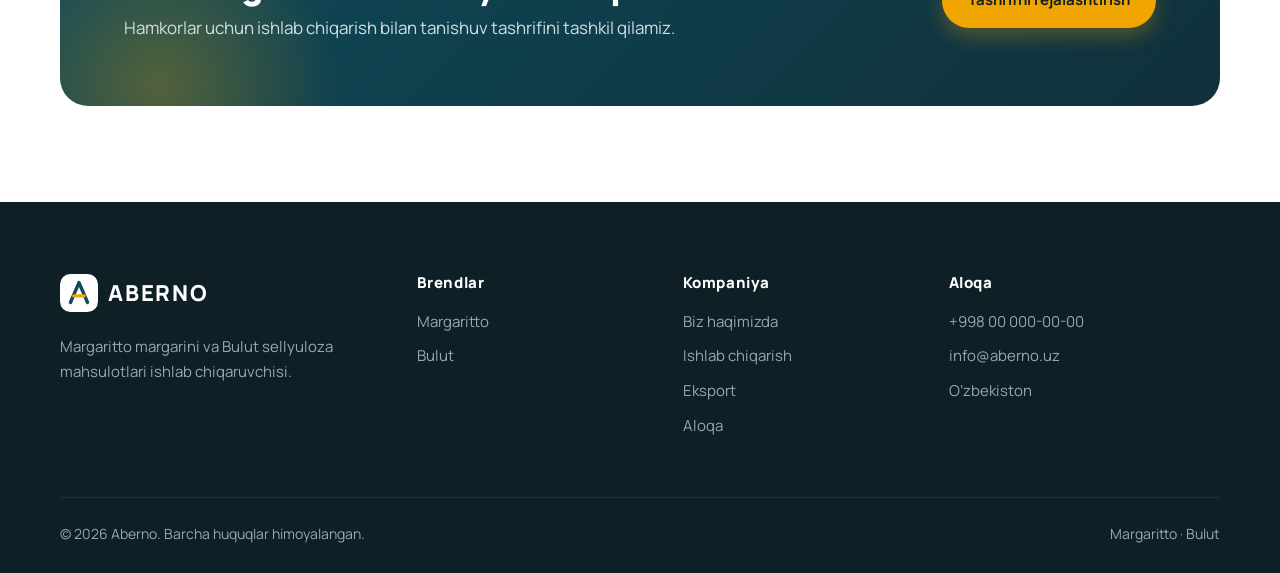
<file: production.html>
<!DOCTYPE html>
<html lang="uz">
<head>
  <meta charset="UTF-8">
  <meta name="viewport" content="width=device-width, initial-scale=1.0">
  <title>Ishlab chiqarish — Aberno</title>
  <meta name="description" content="Aberno ishlab chiqarish quvvatlari: xom ashyo zavodi, margarin va sellyuloza mahsulotlari ishlab chiqarish, sifat nazorati.">
  <link rel="canonical" href="https://yusufkhuja1199.github.io/aberno-uz/production.html">
  <meta name="robots" content="index, follow">
  <meta name="theme-color" content="#0e4a5a">
  <meta property="og:type" content="website">
  <meta property="og:site_name" content="Aberno">
  <meta property="og:locale" content="uz_UZ">
  <meta property="og:title" content="Ishlab chiqarish — Aberno">
  <meta property="og:description" content="Aberno ishlab chiqarish quvvatlari: xom ashyo zavodi, margarin va sellyuloza mahsulotlari ishlab chiqarish, sifat nazorati.">
  <meta property="og:url" content="https://yusufkhuja1199.github.io/aberno-uz/production.html">
  <meta name="twitter:card" content="summary">
  <link rel="icon" href="img/favicon.svg" type="image/svg+xml">
  <link rel="preconnect" href="https://fonts.googleapis.com">
  <link rel="preconnect" href="https://fonts.gstatic.com" crossorigin>
  <link href="https://fonts.googleapis.com/css2?family=Manrope:wght@400;500;600;700;800&display=swap" rel="stylesheet">
  <script>(function(){var t=null;try{t=localStorage.getItem("aberno-theme")}catch(e){}if(t!=="light"&&t!=="dark"){t=window.matchMedia&&matchMedia("(prefers-color-scheme: dark)").matches?"dark":"light"}document.documentElement.setAttribute("data-theme",t)})();</script>
  <link rel="stylesheet" href="css/style.css">
</head>
<body>
  <a class="skip-link" href="#main">Asosiy mazmunga o‘tish</a>

  <header class="header">
    <div class="container header__inner">
      <a href="index.html" class="logo" aria-label="Aberno — bosh sahifa">
        <svg class="logo__mark" viewBox="0 0 40 40" aria-hidden="true"><rect width="40" height="40" rx="11" fill="#0e4a5a"/><path d="M11 30 20 9l9 21" fill="none" stroke="#fff" stroke-width="3.6" stroke-linecap="round" stroke-linejoin="round"/><path d="M14.5 23h11" stroke="#f0a500" stroke-width="3.6" stroke-linecap="round"/></svg>
        ABERNO
      </a>
      <nav class="nav" aria-label="Asosiy menyu">
        <a href="index.html" class="nav__link">Bosh sahifa</a>
        <a href="about.html" class="nav__link">Kompaniya</a>
        <a href="margaritto.html" class="nav__link">Margaritto</a>
        <a href="bulut.html" class="nav__link">Bulut</a>
        <a href="production.html" class="nav__link">Ishlab chiqarish</a>
        <a href="export.html" class="nav__link">Eksport</a>
        <a href="contact.html" class="nav__link">Aloqa</a>
        <a href="contact.html?topic=partner" class="btn btn--primary header__cta">Hamkor bo‘lish</a>
      </nav>
      <div class="header__tools">
        <button class="theme-toggle" type="button" aria-label="Qorong‘u rejimga o‘tish" title="Yorug‘ / qorong‘u rejim">
          <svg class="theme-toggle__moon" viewBox="0 0 24 24" fill="none" stroke="currentColor" stroke-width="2" stroke-linecap="round" stroke-linejoin="round" aria-hidden="true"><path d="M21 12.8A9 9 0 1 1 11.2 3a7 7 0 0 0 9.8 9.8z"/></svg>
          <svg class="theme-toggle__sun" viewBox="0 0 24 24" fill="none" stroke="currentColor" stroke-width="2" stroke-linecap="round" stroke-linejoin="round" aria-hidden="true"><circle cx="12" cy="12" r="4"/><path d="M12 2v2M12 20v2M4.9 4.9l1.4 1.4M17.7 17.7l1.4 1.4M2 12h2M20 12h2M4.9 19.1l1.4-1.4M17.7 6.3l1.4-1.4"/></svg>
        </button>
        <button class="burger" type="button" aria-label="Menyuni ochish" aria-expanded="false"><span></span></button>
      </div>
    </div>
  </header>

  <main id="main">
    <section class="page-hero">
      <div class="container">
        <nav class="breadcrumbs" aria-label="Yo‘l"><a href="index.html">Bosh sahifa</a><span>/</span><span>Ishlab chiqarish</span></nav>
        <span class="eyebrow">Ishlab chiqarish</span>
        <h1>Xom ashyodan tayyor mahsulotgacha — o‘zimizda</h1>
        <p>Uch ishlab chiqarish yo‘nalishi: xom ashyo, margarin va sellyuloza mahsulotlari.</p>
      </div>
    </section>

    <!-- XOM ASHYO -->
    <section class="section">
      <div class="container split">
        <div class="prose reveal">
          <span class="eyebrow">Xom ashyo zavodi</span>
          <h2>Ta’minot zanjirining boshlanishi</h2>
          <p>Kompaniyaning o‘z xom ashyo ishlab chiqarish zavodi mavjud. Bu ishlab chiqarishning eng muhim bosqichini — xom ashyo sifatini — to‘liq nazorat qilish imkonini beradi.</p>
          <ul class="check-list">
            <li>Import xom ashyoga bog‘liqlik kamayadi</li>
            <li>Tannarx barqaror va oldindan rejalashtiriladi</li>
            <li>Sifat birinchi bosqichdanoq kuzatiladi</li>
            <li>Ishlab chiqarish uzilishlarsiz ishlaydi</li>
          </ul>
        </div>
        <div class="media reveal" aria-hidden="true">
          <svg viewBox="0 0 200 160" fill="none">
            <rect x="16" y="84" width="168" height="60" rx="6" fill="#fff"/>
            <path d="M16 84l40-28v28l40-28v28l40-28v28" fill="#fff" stroke="#0e4a5a" stroke-width="4" stroke-linejoin="round"/>
            <rect x="150" y="30" width="18" height="54" fill="#0e4a5a"/>
            <circle cx="164" cy="20" r="8" fill="#fff" opacity=".8"/><circle cx="176" cy="10" r="5" fill="#fff" opacity=".6"/>
            <rect x="34" y="104" width="30" height="40" rx="3" fill="#cfe3e7"/>
            <rect x="80" y="104" width="22" height="16" rx="3" fill="#f0a500"/>
            <rect x="112" y="104" width="22" height="16" rx="3" fill="#2f8fdc"/>
          </svg>
          <span class="media__badge"><i></i>O‘z xom ashyo bazasi</span>
        </div>
      </div>
    </section>

    <!-- MARGARIN -->
    <section class="section section--tint">
      <div class="container">
        <div class="section-head reveal">
          <span class="eyebrow">Margaritto</span>
          <h2>Margarin ishlab chiqarish jarayoni</h2>
          <p>Har bir bosqich texnologik reglament va laboratoriya nazorati asosida olib boriladi.</p>
        </div>
        <div class="steps">
          <div class="step reveal"><h3>Xom ashyo qabuli</h3><p>Yog‘lar va komponentlar kirish nazoratidan o‘tadi.</p></div>
          <div class="step reveal"><h3>Emulsiya tayyorlash</h3><p>Retsept bo‘yicha aniq dozalash va aralashtirish.</p></div>
          <div class="step reveal"><h3>Sovutish va kristallanish</h3><p>Kerakli konsistensiya va plastiklikka erishish.</p></div>
          <div class="step reveal"><h3>Qadoqlash</h3><p>Chakana va sanoat qadoqlariga avtomatik qadoqlash.</p></div>
        </div>
      </div>
    </section>

    <!-- SELLYULOZA -->
    <section class="section">
      <div class="container">
        <div class="section-head reveal">
          <span class="eyebrow">Bulut</span>
          <h2>Sellyuloza mahsulotlari ishlab chiqarish</h2>
          <p>Asos qog‘ozdan tayyor salfetka va rulonlargacha — zamonaviy konvertatsiya liniyalarida.</p>
        </div>
        <div class="steps">
          <div class="step reveal"><h3>Asos qog‘oz</h3><p>Sellyuloza asosidagi qog‘oz sifat ko‘rsatkichlari tekshiriladi.</p></div>
          <div class="step reveal"><h3>Qatlamlash va bo‘rttirish</h3><p>Qatlamlarni birlashtirish va naqsh berish.</p></div>
          <div class="step reveal"><h3>Kesish va o‘rash</h3><p>Rulonlarga o‘rash, salfetkalarni buklash va kesish.</p></div>
          <div class="step reveal"><h3>Qadoqlash</h3><p>Gigiyenik qadoqlash va paletlarga joylash.</p></div>
        </div>
      </div>
    </section>

    <!-- SIFAT -->
    <section class="section section--dark">
      <div class="container split">
        <div class="reveal">
          <span class="eyebrow">Sifat nazorati</span>
          <h2 style="font-size: clamp(26px, 3.4vw, 38px);">Har bir partiya — tekshiruvdan so‘ng</h2>
          <p>Ishlab chiqarish laboratoriyasi xom ashyo, oraliq va tayyor mahsulotni muntazam tekshiradi. Natijalar har bir partiyaning sifat hujjatlarida qayd etiladi.</p>
        </div>
        <div class="grid grid--2 steps--plain">
          <div class="step reveal"><h3>Kirish nazorati</h3><p>Xom ashyo va qadoq materiallari.</p></div>
          <div class="step reveal"><h3>Jarayon nazorati</h3><p>Texnologik rejimlar va parametrlar.</p></div>
          <div class="step reveal"><h3>Tayyor mahsulot</h3><p>Fizik-kimyoviy va organoleptik ko‘rsatkichlar.</p></div>
          <div class="step reveal"><h3>Kuzatuvchanlik</h3><p>Partiya raqami orqali to‘liq kuzatish.</p></div>
        </div>
      </div>
    </section>

    <section class="section">
      <div class="container">
        <div class="cta reveal">
          <div>
            <h2>Zavodga tashrif buyurmoqchimisiz?</h2>
            <p>Hamkorlar uchun ishlab chiqarish bilan tanishuv tashrifini tashkil qilamiz.</p>
          </div>
          <div class="cta__actions">
            <a href="contact.html?topic=visit" class="btn btn--gold">Tashrifni rejalashtirish</a>
          </div>
        </div>
      </div>
    </section>
  </main>

  <footer class="footer">
    <div class="container">
      <div class="footer__grid">
        <div class="footer__about">
          <a href="index.html" class="logo logo--light">
            <svg class="logo__mark" viewBox="0 0 40 40" aria-hidden="true"><rect width="40" height="40" rx="11" fill="#fff"/><path d="M11 30 20 9l9 21" fill="none" stroke="#0e4a5a" stroke-width="3.6" stroke-linecap="round" stroke-linejoin="round"/><path d="M14.5 23h11" stroke="#f0a500" stroke-width="3.6" stroke-linecap="round"/></svg>
            ABERNO
          </a>
          <p>Margaritto margarini va Bulut sellyuloza mahsulotlari ishlab chiqaruvchisi.</p>
        </div>
        <div>
          <h4>Brendlar</h4>
          <ul>
            <li><a href="margaritto.html">Margaritto</a></li>
            <li><a href="bulut.html">Bulut</a></li>
          </ul>
        </div>
        <div>
          <h4>Kompaniya</h4>
          <ul>
            <li><a href="about.html">Biz haqimizda</a></li>
            <li><a href="production.html">Ishlab chiqarish</a></li>
            <li><a href="export.html">Eksport</a></li>
            <li><a href="contact.html">Aloqa</a></li>
          </ul>
        </div>
        <div>
          <h4>Aloqa</h4>
          <ul>
            <li><a href="tel:+998000000000">+998 00 000-00-00</a></li>
            <li><a href="mailto:info@aberno.uz">info@aberno.uz</a></li>
            <li>O‘zbekiston</li>
          </ul>
        </div>
      </div>
      <div class="footer__bottom">
        <span>© <span data-year>2026</span> Aberno. Barcha huquqlar himoyalangan.</span>
        <span>Margaritto · Bulut</span>
      </div>
    </div>
  </footer>

  <button class="to-top" type="button" aria-label="Yuqoriga qaytish">
    <svg viewBox="0 0 24 24" fill="none" stroke="currentColor" stroke-width="2.4" stroke-linecap="round" stroke-linejoin="round"><path d="M12 19V5M6 11l6-6 6 6"/></svg>
  </button>

  <script src="js/main.js"></script>
</body>
</html>
</file>
<file: css/style.css>
/* ==========================================================
   ABERNO — umumiy stil fayli
   ========================================================== */

:root {
  --c-primary: #0e4a5a;
  --c-primary-600: #0b3c49;
  --c-primary-100: #e3eff1;
  --c-gold: #f0a500;
  --c-gold-100: #fff4d6;
  --c-sky: #2f8fdc;
  --c-sky-100: #e4f1fc;
  --c-green: #3e8e5a;
  --c-dark: #0f1f26;
  --c-text: #1c2a31;
  --c-muted: #5d6d75;
  --c-line: #e3e8ea;
  --c-bg: #f6f8f7;
  --c-white: #ffffff;

  /* Mavzuga bog'liq tokenlar */
  --c-page: #ffffff;
  --c-surface: #ffffff;
  --c-heading: var(--c-dark);
  --c-accent: var(--c-primary);
  --c-header: rgba(255, 255, 255, .9);
  --c-deep: var(--c-dark);
  --c-note-text: #6b4a00;
  --c-success-bg: #e6f4ea;
  --c-success-text: #245c36;
  color-scheme: light;

  --radius: 18px;
  --radius-sm: 10px;
  --shadow: 0 10px 30px rgba(15, 31, 38, .08);
  --shadow-lg: 0 24px 60px rgba(15, 31, 38, .14);
  --container: 1200px;
  --header-h: 76px;
  --ease: cubic-bezier(.2, .7, .2, 1);
}

*,
*::before,
*::after { box-sizing: border-box; }

html { scroll-behavior: smooth; }

body {
  margin: 0;
  font-family: "Manrope", system-ui, -apple-system, "Segoe UI", Roboto, sans-serif;
  font-size: 16px;
  line-height: 1.65;
  color: var(--c-text);
  background: var(--c-page);
  transition: background-color .3s, color .3s;
  -webkit-font-smoothing: antialiased;
}

img, svg { display: block; max-width: 100%; }
a { color: inherit; text-decoration: none; }
ul { margin: 0; padding: 0; list-style: none; }
h1, h2, h3, h4 { margin: 0 0 .5em; line-height: 1.2; color: var(--c-heading); font-weight: 800; }
p { margin: 0 0 1em; }
button, input, select, textarea { font: inherit; color: inherit; }

.container {
  width: 100%;
  max-width: var(--container);
  margin: 0 auto;
  padding: 0 20px;
}

.skip-link {
  position: absolute; left: -999px; top: 8px;
  background: var(--c-dark); color: #fff; padding: 8px 14px; border-radius: 8px; z-index: 100;
}
.skip-link:focus { left: 8px; }

/* ---------- Tugmalar ---------- */
.btn {
  display: inline-flex; align-items: center; justify-content: center; gap: 8px;
  padding: 13px 24px;
  border-radius: 999px;
  border: 2px solid transparent;
  font-weight: 700; font-size: 15px;
  cursor: pointer;
  transition: transform .2s var(--ease), background .2s, color .2s, border-color .2s, box-shadow .2s;
  white-space: nowrap;
}
.btn:hover { transform: translateY(-2px); }
.btn svg { width: 18px; height: 18px; }
.btn--primary { background: var(--c-primary); color: #fff; box-shadow: 0 8px 20px rgba(14, 74, 90, .25); }
.btn--primary:hover { background: var(--c-primary-600); }
.btn--gold { background: var(--c-gold); color: var(--c-dark); box-shadow: 0 8px 20px rgba(240, 165, 0, .3); }
.btn--sky { background: var(--c-sky); color: #fff; box-shadow: 0 8px 20px rgba(47, 143, 220, .3); }
.btn--ghost { border-color: currentColor; background: transparent; }
.btn--light { background: var(--c-surface); color: var(--c-dark); }

/* ---------- Header ---------- */
.header {
  position: sticky; top: 0; z-index: 50;
  height: var(--header-h);
  background: var(--c-header);
  backdrop-filter: saturate(160%) blur(12px);
  -webkit-backdrop-filter: saturate(160%) blur(12px);
  border-bottom: 1px solid transparent;
  transition: border-color .3s, box-shadow .3s;
}
.header.is-scrolled { border-color: var(--c-line); box-shadow: 0 4px 20px rgba(15, 31, 38, .05); }
.header__inner { height: 100%; display: flex; align-items: center; justify-content: space-between; gap: 24px; }

.logo { display: inline-flex; align-items: center; gap: 10px; font-weight: 800; font-size: 22px; letter-spacing: .08em; color: var(--c-accent); }
.logo__mark { width: 38px; height: 38px; }
.logo--light { color: #fff; }

.nav { display: flex; align-items: center; gap: 4px; }
.nav__link {
  position: relative;
  padding: 8px 12px;
  font-weight: 600; font-size: 15px;
  color: var(--c-muted);
  border-radius: 8px;
  transition: color .2s, background .2s;
}
.nav__link:hover { color: var(--c-heading); background: var(--c-bg); }
.nav__link.is-active { color: var(--c-accent); }
.nav__link.is-active::after {
  content: ""; position: absolute; left: 12px; right: 12px; bottom: 2px;
  height: 2px; border-radius: 2px; background: var(--c-gold);
}
.header__cta { margin-left: 8px; padding: 10px 20px; }

.header__tools { display: flex; align-items: center; gap: 8px; }
.theme-toggle {
  width: 44px; height: 44px;
  display: grid; place-items: center;
  border: 1px solid var(--c-line); border-radius: 12px;
  background: var(--c-surface); color: var(--c-heading);
  cursor: pointer;
  transition: background .2s, border-color .2s, transform .2s var(--ease);
}
.theme-toggle:hover { border-color: var(--c-accent); transform: rotate(-12deg); }
.theme-toggle svg { width: 20px; height: 20px; }
.theme-toggle__sun { display: none !important; }
[data-theme="dark"] .theme-toggle__sun { display: block !important; }
[data-theme="dark"] .theme-toggle__moon { display: none; }

.burger {  display: none;
  width: 44px; height: 44px;
  border: 0; border-radius: 10px;
  background: var(--c-bg);
  cursor: pointer;
  position: relative;
}
.burger span,
.burger span::before,
.burger span::after {
  position: absolute; left: 12px; width: 20px; height: 2px; border-radius: 2px; background: var(--c-heading);
  transition: transform .3s var(--ease), top .3s var(--ease), background .2s;
  content: "";
}
.burger span { top: 21px; }
.burger span::before { top: -6px; left: 0; }
.burger span::after { top: 6px; left: 0; }
.burger[aria-expanded="true"] span { background: transparent; }
.burger[aria-expanded="true"] span::before { top: 0; transform: rotate(45deg); }
.burger[aria-expanded="true"] span::after { top: 0; transform: rotate(-45deg); }

/* ---------- Umumiy bo'limlar ---------- */
.section { padding: 96px 0; }
.section--tint { background: var(--c-bg); }
.section--dark { background: var(--c-deep); color: #cfd9dd; }
.section--dark h2, .section--dark h3 { color: #fff; }

.eyebrow {
  display: inline-flex; align-items: center; gap: 8px;
  font-size: 13px; font-weight: 700; letter-spacing: .12em; text-transform: uppercase;
  color: var(--c-accent);
  margin-bottom: 14px;
}
.eyebrow::before { content: ""; width: 24px; height: 2px; background: var(--c-gold); border-radius: 2px; }
.section--dark .eyebrow { color: var(--c-gold); }

.section-head { max-width: 680px; margin-bottom: 52px; }
.section-head--center { margin-left: auto; margin-right: auto; text-align: center; }
.section-head h2 { font-size: clamp(28px, 4vw, 42px); }
.section-head p { font-size: 18px; color: var(--c-muted); }
.section--dark .section-head p { color: #a9b8be; }

.grid { display: grid; gap: 24px; }
.grid--2 { grid-template-columns: repeat(2, 1fr); }
.grid--3 { grid-template-columns: repeat(3, 1fr); }
.grid--4 { grid-template-columns: repeat(4, 1fr); }

.split { display: grid; grid-template-columns: 1fr 1fr; gap: 64px; align-items: center; }
.split--reverse > :first-child { order: 2; }

/* ---------- Hero (bosh sahifa) ---------- */
.hero {
  position: relative; overflow: hidden;
  padding: 88px 0 110px;
  background:
    radial-gradient(900px 500px at 85% 10%, rgba(240, 165, 0, .16), transparent 60%),
    radial-gradient(700px 500px at 10% 90%, rgba(47, 143, 220, .14), transparent 60%),
    linear-gradient(180deg, var(--c-page) 0%, var(--c-bg) 100%);
}
.hero__inner { display: grid; grid-template-columns: 1.1fr .9fr; gap: 56px; align-items: center; }
.hero h1 { font-size: clamp(36px, 5.4vw, 64px); letter-spacing: -.02em; position: relative; z-index: 0; }
.hero h1 em { font-style: normal; color: var(--c-accent); position: relative; }
.hero h1 em::after {
  content: ""; position: absolute; left: 0; right: 0; bottom: .06em; height: .18em;
  background: var(--c-gold); opacity: .45; z-index: -1; border-radius: 4px;
}
.hero__lead { font-size: 19px; color: var(--c-muted); max-width: 560px; margin-bottom: 32px; }
.hero__actions { display: flex; flex-wrap: wrap; gap: 14px; }

.hero__visual { position: relative; min-height: 440px; }
.hero-card {
  position: absolute;
  border-radius: 24px;
  padding: 26px;
  box-shadow: var(--shadow-lg);
  color: #fff;
  width: 280px;
  transition: transform .4s var(--ease);
}
.hero-card:hover { transform: translateY(-6px) rotate(0deg) !important; }
.hero-card h3 { color: #fff; font-size: 24px; margin-bottom: 6px; }
.hero-card p { margin: 0; font-size: 14px; opacity: .9; }
.hero-card svg { width: 64px; height: 64px; margin-bottom: 18px; }
.hero-card--gold { background: linear-gradient(145deg, #f7b719, #e08e00); top: 0; right: 20px; transform: rotate(3deg); color: var(--c-dark); }
.hero-card--gold h3 { color: var(--c-dark); }
.hero-card--sky { background: linear-gradient(145deg, #4aa6ef, #1f73bd); top: 170px; left: 0; transform: rotate(-4deg); }
.hero-card--green { background: linear-gradient(145deg, #15627a, #0b3c49); bottom: 0; right: 60px; width: 250px; transform: rotate(2deg); }

/* ---------- Sahifa sarlavhasi (ichki sahifalar) ---------- */
.page-hero {
  position: relative; overflow: hidden;
  padding: 80px 0 72px;
  background: linear-gradient(135deg, var(--c-primary) 0%, #11303b 100%);
  color: #cfe0e5;
}
.page-hero::after {
  content: ""; position: absolute; right: -120px; top: -120px;
  width: 420px; height: 420px; border-radius: 50%;
  background: radial-gradient(circle, rgba(240, 165, 0, .35), transparent 70%);
}
.page-hero--gold { background: linear-gradient(135deg, #3b2a00 0%, #6b4a00 45%, #c98a00 100%); color: #fbecc5; }
.page-hero--gold::after { background: radial-gradient(circle, rgba(255, 220, 120, .45), transparent 70%); }
.page-hero--sky { background: linear-gradient(135deg, #0d3a63 0%, #1f73bd 60%, #6bb8f2 100%); color: #dcecfa; }
.page-hero--sky::after { background: radial-gradient(circle, rgba(255, 255, 255, .35), transparent 70%); }
.page-hero h1 { color: #fff; font-size: clamp(34px, 5vw, 56px); max-width: 780px; position: relative; z-index: 1; }
.page-hero p { font-size: 19px; max-width: 640px; position: relative; z-index: 1; margin: 0; }
.page-hero .eyebrow { color: var(--c-gold); }
.page-hero--gold .eyebrow { color: #ffe08a; }
.page-hero--sky .eyebrow { color: #fff; }

.breadcrumbs { display: flex; gap: 8px; font-size: 14px; margin-bottom: 18px; opacity: .85; position: relative; z-index: 1; }
.breadcrumbs a:hover { text-decoration: underline; }

/* ---------- Kartalar ---------- */
.card {
  background: var(--c-surface);
  border: 1px solid var(--c-line);
  border-radius: var(--radius);
  padding: 30px;
  transition: transform .3s var(--ease), box-shadow .3s, border-color .3s;
}
.card:hover { transform: translateY(-4px); box-shadow: var(--shadow); border-color: transparent; }
.card h3 { font-size: 20px; }
.card p { color: var(--c-muted); margin: 0; }

.icon-box {
  width: 56px; height: 56px; border-radius: 14px;
  display: grid; place-items: center;
  margin-bottom: 20px;
  background: var(--c-primary-100); color: var(--c-accent);
}
.icon-box svg { width: 28px; height: 28px; }
.icon-box--gold { background: var(--c-gold-100); color: #b87c00; }
.icon-box--sky { background: var(--c-sky-100); color: var(--c-sky); }

/* Brend kartalari */
.brand-card {
  position: relative; overflow: hidden;
  border-radius: 28px;
  padding: 44px;
  min-height: 420px;
  display: flex; flex-direction: column; justify-content: flex-end;
  color: #fff;
  transition: transform .4s var(--ease), box-shadow .4s;
}
.brand-card:hover { transform: translateY(-6px); box-shadow: var(--shadow-lg); }
.brand-card--margaritto { background: linear-gradient(160deg, #ffc93c 0%, #f0a500 50%, #b87400 100%); color: var(--c-dark); }
.brand-card--bulut { background: linear-gradient(160deg, #8fd0ff 0%, #2f8fdc 55%, #155d9c 100%); }
.brand-card h3 { font-size: 40px; color: inherit; letter-spacing: -.01em; margin-bottom: 4px; }
.brand-card__tag { font-weight: 700; text-transform: uppercase; letter-spacing: .12em; font-size: 13px; opacity: .8; margin-bottom: 10px; }
.brand-card p { max-width: 400px; opacity: .92; }
.brand-card__art { position: absolute; top: 30px; right: 30px; width: 180px; height: 180px; opacity: .95; transition: transform .6s var(--ease); }
.brand-card:hover .brand-card__art { transform: rotate(-6deg) scale(1.05); }
.brand-card__link { display: inline-flex; align-items: center; gap: 8px; font-weight: 700; margin-top: 8px; }
.brand-card__link svg { width: 18px; height: 18px; transition: transform .2s; }
.brand-card:hover .brand-card__link svg { transform: translateX(4px); }

/* Mahsulot kartalari */
.product {
  background: var(--c-surface);
  border: 1px solid var(--c-line);
  border-radius: var(--radius);
  overflow: hidden;
  display: flex; flex-direction: column;
  transition: transform .3s var(--ease), box-shadow .3s;
}
.product:hover { transform: translateY(-4px); box-shadow: var(--shadow); }
.product__visual {
  height: 200px; display: grid; place-items: center;
  background: linear-gradient(160deg, var(--c-gold-100), #ffe6a3);
}
.product__visual svg { width: 110px; height: 110px; }
.product--sky .product__visual { background: linear-gradient(160deg, var(--c-sky-100), #c6e2fa); }
.product__body { padding: 24px; flex: 1; display: flex; flex-direction: column; }
.product__body h3 { font-size: 19px; margin-bottom: 8px; }
.product__body p { color: var(--c-muted); font-size: 15px; }
.product__meta { margin-top: auto; display: flex; flex-wrap: wrap; gap: 6px; }
.chip {
  display: inline-block; padding: 4px 10px; border-radius: 999px;
  font-size: 12px; font-weight: 700;
  background: var(--c-bg); color: var(--c-muted);
}

/* Filtr tugmalari */
.filters { display: flex; flex-wrap: wrap; gap: 10px; margin-bottom: 36px; }
.filter {
  padding: 9px 18px; border-radius: 999px;
  border: 1px solid var(--c-line); background: var(--c-surface);
  font-weight: 600; font-size: 14px; cursor: pointer;
  transition: all .2s;
}
.filter:hover { border-color: var(--c-heading); }
.filter.is-active { background: var(--c-heading); border-color: var(--c-heading); color: var(--c-page); }
.product.is-hidden { display: none; }

/* ---------- Ro'yxatlar, jadvallar ---------- */
.check-list li { position: relative; padding-left: 34px; margin-bottom: 14px; }
.check-list li::before {
  content: ""; position: absolute; left: 0; top: 3px;
  width: 22px; height: 22px; border-radius: 50%;
  background: var(--c-primary-100) url("data:image/svg+xml,%3Csvg xmlns='http://www.w3.org/2000/svg' viewBox='0 0 24 24' fill='none' stroke='%230e4a5a' stroke-width='3' stroke-linecap='round' stroke-linejoin='round'%3E%3Cpath d='M5 12l5 5L20 7'/%3E%3C/svg%3E") center/13px no-repeat;
}

.table-wrap { overflow-x: auto; border-radius: var(--radius); border: 1px solid var(--c-line); background: var(--c-surface); }
.table { width: 100%; border-collapse: collapse; min-width: 640px; }
.table th, .table td { padding: 16px 20px; text-align: left; border-bottom: 1px solid var(--c-line); vertical-align: top; }
.table th { background: var(--c-bg); font-size: 13px; text-transform: uppercase; letter-spacing: .06em; color: var(--c-muted); }
.table tr:last-child td { border-bottom: 0; }
.table code { font-family: ui-monospace, "Cascadia Code", Consolas, monospace; font-weight: 700; color: var(--c-accent); white-space: nowrap; }

.note {
  display: flex; gap: 12px;
  padding: 16px 20px; margin-top: 20px;
  border-radius: var(--radius-sm);
  background: var(--c-gold-100); color: var(--c-note-text); font-size: 14px;
}
.note svg { flex: 0 0 20px; width: 20px; height: 20px; margin-top: 2px; }

/* ---------- Jarayon (qadamlar) ---------- */
.steps { counter-reset: step; display: grid; grid-template-columns: repeat(4, 1fr); gap: 24px; }
.step { position: relative; padding: 28px; border-radius: var(--radius); background: rgba(255, 255, 255, .04); border: 1px solid rgba(255, 255, 255, .1); }
.step::before {
  counter-increment: step; content: "0" counter(step);
  display: block; font-size: 40px; font-weight: 800; color: var(--c-gold); line-height: 1; margin-bottom: 16px;
}
.step h3 { font-size: 18px; }
.step p { margin: 0; font-size: 15px; color: #a9b8be; }
.steps--plain .step::before { display: none; }
.section--tint .step, .section:not(.section--dark) .step { background: var(--c-surface); border-color: var(--c-line); }
.section:not(.section--dark) .step p { color: var(--c-muted); }

/* ---------- Diagramma: vertikal integratsiya ---------- */
.chain { display: grid; grid-template-columns: 1fr auto 1fr auto 1fr; align-items: center; gap: 16px; }
.chain__node { background: var(--c-surface); border-radius: var(--radius); padding: 26px; text-align: center; border: 1px solid var(--c-line); height: 100%; }
.chain__node h3 { font-size: 18px; margin-bottom: 6px; }
.chain__node p { font-size: 14px; color: var(--c-muted); margin: 0; }
.chain__node .icon-box { margin: 0 auto 14px; }
.chain__arrow { color: var(--c-gold); }
.chain__arrow svg { width: 36px; height: 36px; }
.chain__split { display: grid; gap: 16px; }

/* ---------- Afzalliklar (raqamsiz) ---------- */
.highlights { display: grid; grid-template-columns: repeat(4, 1fr); gap: 1px; background: var(--c-line); border-radius: var(--radius); overflow: hidden; border: 1px solid var(--c-line); }
.highlight { background: var(--c-surface); padding: 30px 26px; }
.highlight strong { display: block; font-size: 22px; color: var(--c-accent); margin-bottom: 4px; }
.highlight span { color: var(--c-muted); font-size: 15px; }

/* ---------- CTA ---------- */
.cta {
  position: relative; overflow: hidden;
  border-radius: 28px;
  padding: 64px;
  background: linear-gradient(135deg, var(--c-primary), #11303b);
  color: #cfe0e5;
  display: flex; align-items: center; justify-content: space-between; gap: 32px;
}
.cta::before {
  content: ""; position: absolute; left: -80px; bottom: -160px;
  width: 360px; height: 360px; border-radius: 50%;
  background: radial-gradient(circle, rgba(240, 165, 0, .3), transparent 70%);
}
.cta h2 { color: #fff; font-size: clamp(26px, 3.4vw, 38px); margin-bottom: 8px; }
.cta p { margin: 0; font-size: 17px; max-width: 560px; }
.cta > * { position: relative; }
.cta__actions { display: flex; gap: 12px; flex-wrap: wrap; }

/* ---------- Media bloki (illyustratsiya) ---------- */
.media {
  position: relative; border-radius: 28px; overflow: hidden;
  aspect-ratio: 5 / 4;
  background: linear-gradient(160deg, var(--c-primary-100), #cfe3e7);
  display: grid; place-items: center;
}
.media svg { width: 70%; height: auto; }
.media--gold { background: linear-gradient(160deg, var(--c-gold-100), #ffe19a); }
.media--sky { background: linear-gradient(160deg, var(--c-sky-100), #bcdcf8); }
.media__badge {
  position: absolute; left: 20px; bottom: 20px;
  background: var(--c-surface); border-radius: 14px; padding: 12px 16px;
  box-shadow: var(--shadow); font-size: 14px; font-weight: 700;
  display: flex; align-items: center; gap: 10px;
}
.media__badge i { width: 10px; height: 10px; border-radius: 50%; background: var(--c-green); box-shadow: 0 0 0 4px rgba(62, 142, 90, .2); }

.prose h2 { font-size: clamp(26px, 3.4vw, 38px); }
.prose p { color: var(--c-muted); font-size: 17px; }

/* ---------- Aloqa ---------- */
.contact-grid { display: grid; grid-template-columns: .9fr 1.1fr; gap: 40px; align-items: start; }
.contact-list li { display: flex; gap: 16px; padding: 20px 0; border-bottom: 1px solid var(--c-line); }
.contact-list li:last-child { border-bottom: 0; }
.contact-list .icon-box { margin: 0; flex: 0 0 48px; width: 48px; height: 48px; }
.contact-list strong { display: block; color: var(--c-heading); }
.contact-list span, .contact-list a { color: var(--c-muted); }
.contact-list a:hover { color: var(--c-accent); }

.form { background: var(--c-surface); border: 1px solid var(--c-line); border-radius: 24px; padding: 36px; box-shadow: var(--shadow); }
.form__row { display: grid; grid-template-columns: 1fr 1fr; gap: 16px; }
.field { margin-bottom: 18px; }
.field label { display: block; font-weight: 700; font-size: 14px; margin-bottom: 6px; }
.field input, .field select, .field textarea {
  width: 100%; padding: 13px 16px;
  border: 1.5px solid var(--c-line); border-radius: 12px;
  background: var(--c-bg);
  transition: border-color .2s, background .2s, box-shadow .2s;
}
.field textarea { min-height: 130px; resize: vertical; }
.field input:focus, .field select:focus, .field textarea:focus {
  outline: none; border-color: var(--c-primary); background: var(--c-surface); box-shadow: 0 0 0 4px rgba(14, 74, 90, .1);
}
.field.has-error input, .field.has-error select, .field.has-error textarea { border-color: #d64545; }
.field__error { display: none; color: #d64545; font-size: 13px; margin-top: 4px; }
.field.has-error .field__error { display: block; }
.form__success {
  display: none; padding: 16px 20px; border-radius: 12px;
  background: var(--c-success-bg); color: var(--c-success-text); font-weight: 600; margin-bottom: 18px;
}
.form__success.is-visible { display: block; }
.form__hint { font-size: 13px; color: var(--c-muted); margin: 12px 0 0; }

.map {
  margin-top: 24px; border-radius: var(--radius); overflow: hidden;
  aspect-ratio: 16 / 10; background: var(--c-bg); border: 1px solid var(--c-line);
}
.map iframe { width: 100%; height: 100%; border: 0; }

/* ---------- FAQ ---------- */
.faq { max-width: 820px; margin: 0 auto; }
.faq details { border-bottom: 1px solid var(--c-line); }
.faq summary {
  list-style: none; cursor: pointer;
  padding: 22px 40px 22px 0; position: relative;
  font-weight: 700; font-size: 17px; color: var(--c-heading);
}
.faq summary::-webkit-details-marker { display: none; }
.faq summary::after {
  content: "+"; position: absolute; right: 4px; top: 50%; transform: translateY(-50%);
  font-size: 26px; font-weight: 400; color: var(--c-accent); transition: transform .3s;
}
.faq details[open] summary::after { transform: translateY(-50%) rotate(45deg); }
.faq details p { color: var(--c-muted); padding-bottom: 22px; margin: 0; }

/* ---------- Footer ---------- */
.footer { background: var(--c-deep); color: #97a8af; padding: 72px 0 28px; font-size: 15px; }
.footer__grid { display: grid; grid-template-columns: 1.4fr 1fr 1fr 1.2fr; gap: 40px; margin-bottom: 48px; }
.footer h4 { color: #fff; font-size: 15px; margin-bottom: 18px; letter-spacing: .04em; }
.footer li { margin-bottom: 10px; }
.footer a:hover { color: #fff; }
.footer__about p { margin-top: 16px; max-width: 320px; }
.footer__bottom {
  border-top: 1px solid rgba(255, 255, 255, .08); padding-top: 24px;
  display: flex; justify-content: space-between; flex-wrap: wrap; gap: 12px; font-size: 14px;
}

.to-top {
  position: fixed; right: 20px; bottom: 20px; z-index: 40;
  width: 48px; height: 48px; border-radius: 50%; border: 0;
  background: var(--c-primary); color: #fff; cursor: pointer;
  display: grid; place-items: center;
  box-shadow: var(--shadow);
  opacity: 0; visibility: hidden; transform: translateY(10px);
  transition: all .3s var(--ease);
}
.to-top.is-visible { opacity: 1; visibility: visible; transform: none; }
.to-top svg { width: 20px; height: 20px; }

/* ---------- Animatsiya ---------- */
.js .reveal { opacity: 0; transform: translateY(24px); transition: opacity .7s var(--ease), transform .7s var(--ease); }
.js .reveal.is-visible { opacity: 1; transform: none; }

@media (prefers-reduced-motion: reduce) {
  html { scroll-behavior: auto; }
  *, *::before, *::after { transition: none !important; animation: none !important; }
  .js .reveal { opacity: 1; transform: none; }
}


/* ==========================================================
   Qorong'u rejim
   ========================================================== */
[data-theme="dark"] {
  color-scheme: dark;
  --c-page: #0e1a1f;
  --c-surface: #14242b;
  --c-bg: #112026;
  --c-text: #d3dee2;
  --c-muted: #93a7af;
  --c-line: #233840;
  --c-heading: #eef4f6;
  --c-accent: #5cc3d9;
  --c-primary: #17708a;
  --c-primary-600: #1b83a0;
  --c-primary-100: rgba(92, 195, 217, .12);
  --c-gold-100: rgba(240, 165, 0, .14);
  --c-sky-100: rgba(47, 143, 220, .16);
  --c-header: rgba(14, 26, 31, .85);
  --c-deep: #081216;
  --c-note-text: #f3c766;
  --c-success-bg: rgba(62, 142, 90, .18);
  --c-success-text: #8fd3a5;
  --shadow: 0 10px 30px rgba(0, 0, 0, .35);
  --shadow-lg: 0 24px 60px rgba(0, 0, 0, .45);
}
[data-theme="dark"] .icon-box--gold { color: #f0b429; }
[data-theme="dark"] .check-list li::before {
  background-image: url("data:image/svg+xml,%3Csvg xmlns='http://www.w3.org/2000/svg' viewBox='0 0 24 24' fill='none' stroke='%235cc3d9' stroke-width='3' stroke-linecap='round' stroke-linejoin='round'%3E%3Cpath d='M5 12l5 5L20 7'/%3E%3C/svg%3E");
}
[data-theme="dark"] .product__visual,
[data-theme="dark"] .media--gold { background: linear-gradient(160deg, rgba(240, 165, 0, .24), rgba(240, 165, 0, .07)); }
[data-theme="dark"] .product--sky .product__visual,
[data-theme="dark"] .media--sky { background: linear-gradient(160deg, rgba(47, 143, 220, .26), rgba(47, 143, 220, .07)); }
[data-theme="dark"] .media { background: linear-gradient(160deg, rgba(92, 195, 217, .2), rgba(92, 195, 217, .05)); }
[data-theme="dark"] .media__badge { color: var(--c-heading); }
[data-theme="dark"] .card:hover { border-color: var(--c-line); }

/* ==========================================================
   Moslashuvchan dizayn
   ========================================================== */
@media (max-width: 1100px) {
  .nav__link { padding: 8px 9px; font-size: 14px; }
  .grid--4, .highlights, .steps { grid-template-columns: repeat(2, 1fr); }
  .footer__grid { grid-template-columns: 1fr 1fr; }
}

@media (max-width: 960px) {
  .burger { display: block; }
  .nav {
    position: fixed; top: var(--header-h); left: 0; right: 0; bottom: 0;
    flex-direction: column; align-items: stretch; gap: 0;
    padding: 20px;
    background: var(--c-surface);
    overflow-y: auto;
    opacity: 0; visibility: hidden;
    transform: translateY(-12px);
    transition: opacity .3s var(--ease), transform .3s var(--ease), visibility .3s;
  }
  .nav.is-open { opacity: 1; visibility: visible; transform: none; }
  .nav__link { padding: 16px 8px; font-size: 18px; border-bottom: 1px solid var(--c-line); border-radius: 0; }
  .nav__link.is-active::after { display: none; }
  .header__cta { margin: 20px 0 0; padding: 14px 20px; }
  body.nav-open { overflow: hidden; }

  .hero__inner, .split, .contact-grid { grid-template-columns: 1fr; gap: 48px; }
  .split--reverse > :first-child { order: 0; }
  .hero__visual { min-height: 400px; max-width: 520px; width: 100%; margin: 0 auto; }
  .grid--3 { grid-template-columns: repeat(2, 1fr); }
  .chain { grid-template-columns: 1fr; }
  .chain__arrow { justify-self: center; transform: rotate(90deg); }
  .cta { flex-direction: column; align-items: flex-start; padding: 44px; }
}

@media (max-width: 640px) {
  .container { padding: 0 16px; }
  .section { padding: 64px 0; }
  .hero { padding: 56px 0 72px; }
  .grid--2, .grid--3, .grid--4, .highlights, .steps, .form__row, .footer__grid { grid-template-columns: 1fr; }
  .brand-card { padding: 30px; min-height: 380px; }
  .brand-card h3 { font-size: 32px; }
  .brand-card__art { width: 130px; height: 130px; top: 20px; right: 20px; }
  .hero__visual { min-height: 460px; }
  .hero-card { width: 230px; padding: 22px; }
  .hero-card--gold { right: 0; }
  .hero-card--sky { top: 160px; }
  .hero-card--green { right: 10px; width: 220px; }
  .cta { padding: 32px 24px; }
  .form { padding: 24px; }
  .page-hero { padding: 56px 0 52px; }
}
</file>
